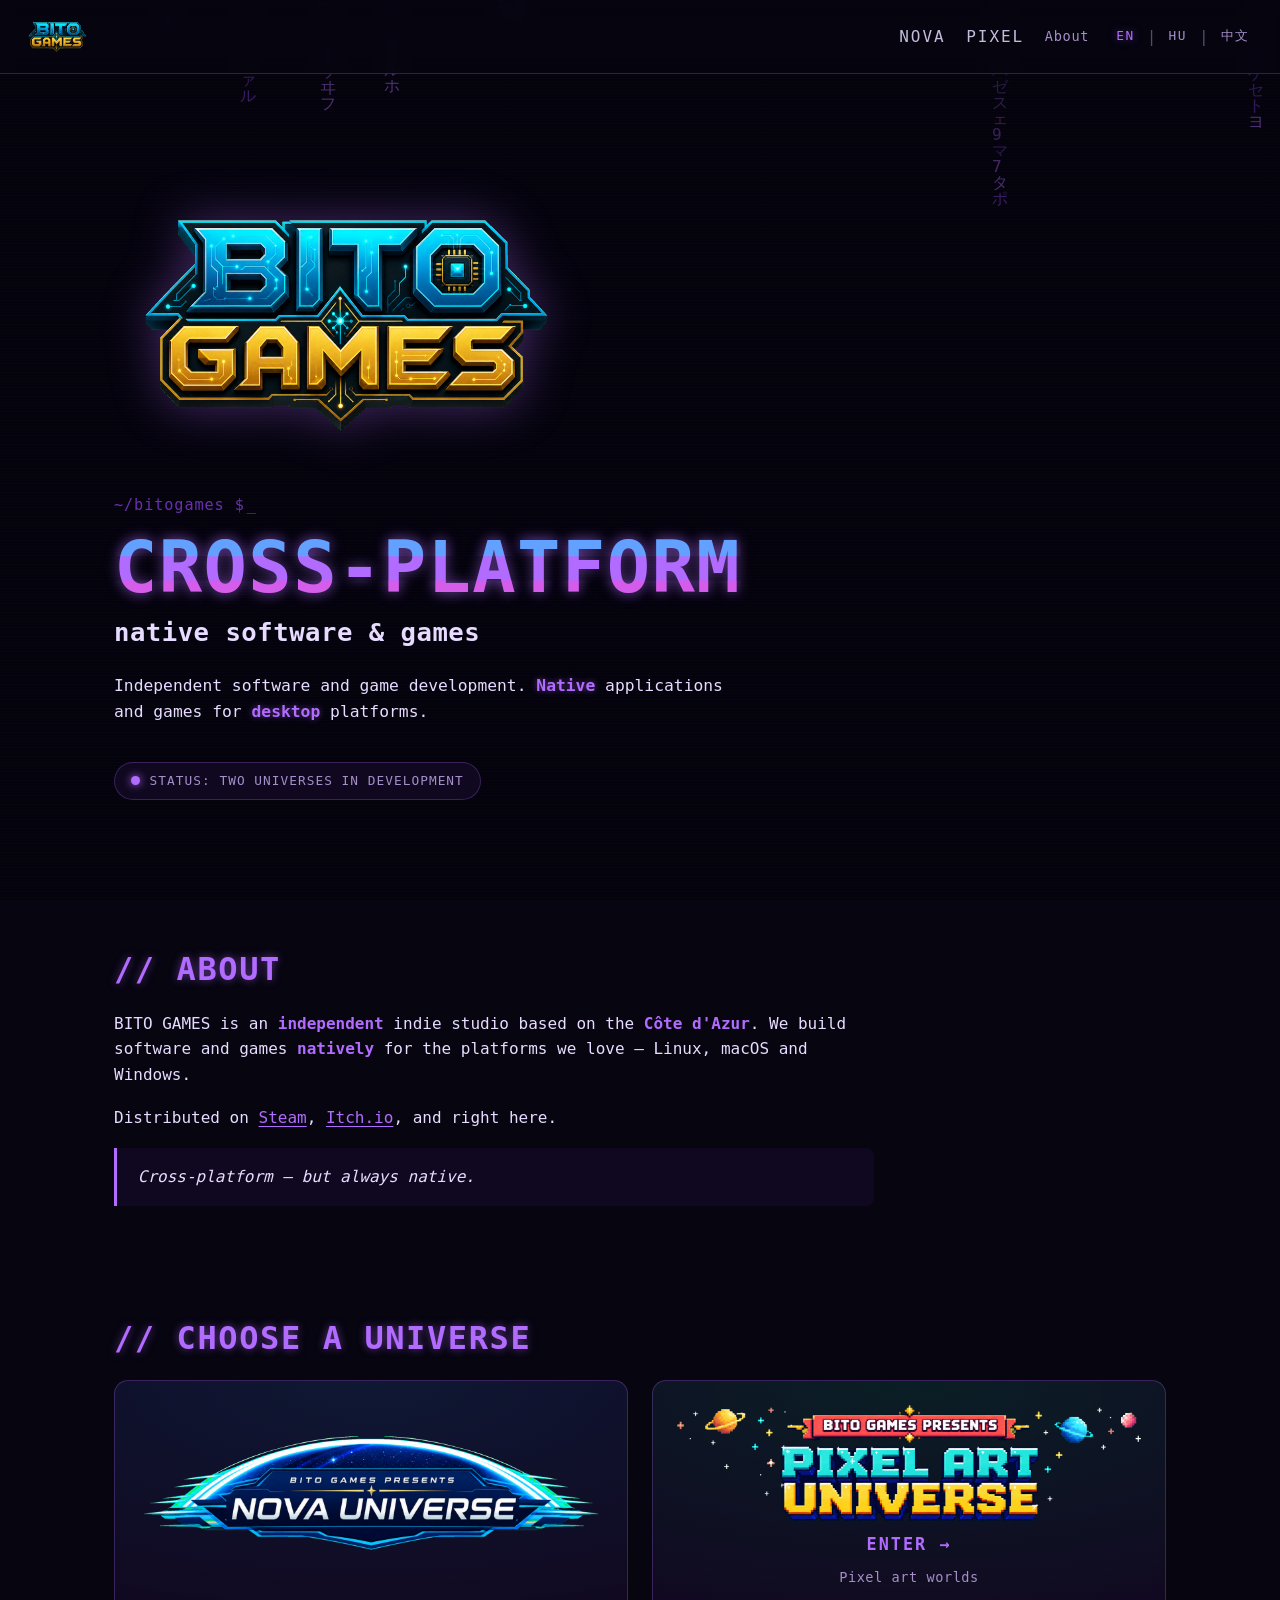
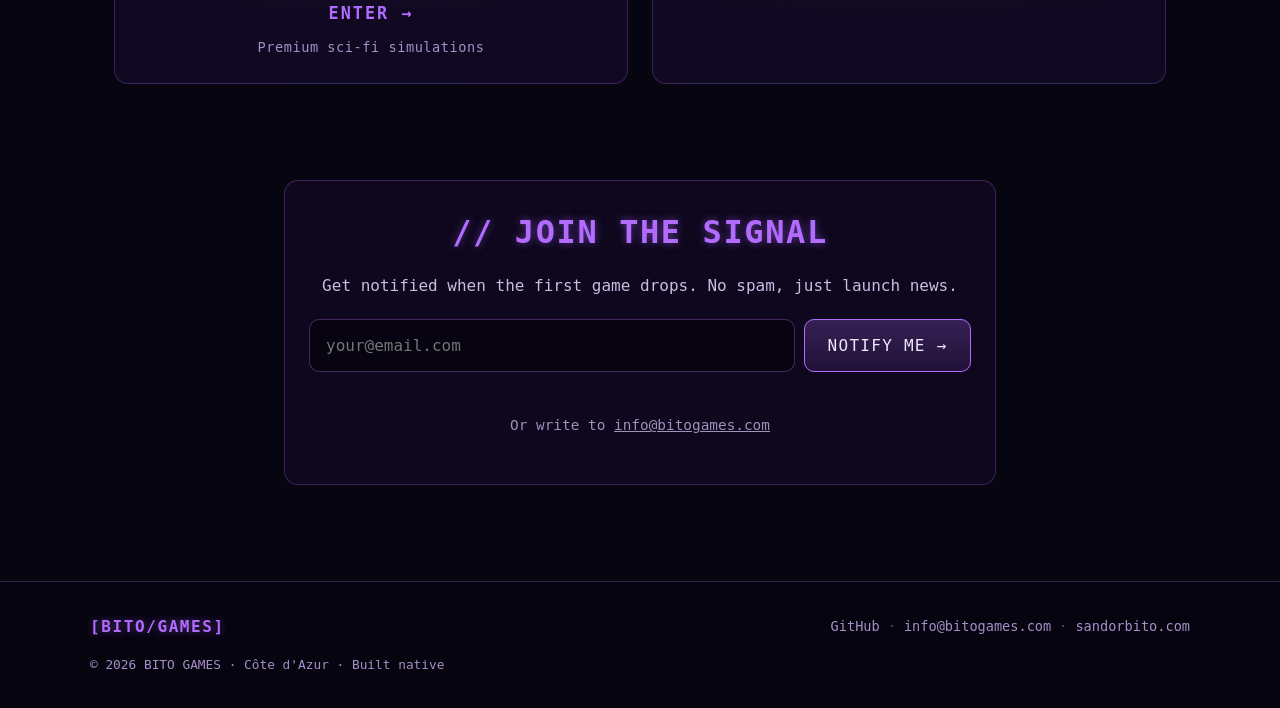
<file: index.html>
<!DOCTYPE html>
<html lang="en">
<head>
  <meta charset="UTF-8" />
  <meta name="viewport" content="width=device-width, initial-scale=1.0" />
  <title>BITO GAMES — Independent software &amp; games studio</title>
  <meta name="description" content="Independent software and game development studio. Native applications and games for desktop platforms — two universes: NOVA simulations and Pixel Art worlds." data-i18n-attr="content:page.desc" />
  <meta name="theme-color" content="#070510" />
  <meta name="referrer" content="strict-origin-when-cross-origin" />

  <style>
  /* ==================================================================
     BITO GAMES — single-file SPA. All CSS + JS inline. Offline-safe.
     ================================================================== */

  /* ---------- reset ---------- */
  *,*::before,*::after{ box-sizing:border-box; }
  html{ -webkit-text-size-adjust:100%; }
  body{ margin:0; }
  img{ max-width:100%; height:auto; display:block; }
  button{ font:inherit; color:inherit; }
  a{ color:inherit; }

  /* ---------- LANDING palette (:root scope) ---------- */
  :root{
    --violet-bright:#b26bff;
    --violet-mid:#9a4dff;
    --violet-dim:#6a2fb0;
    --violet-dark:#2a1247;
    --magenta:#ff4dd2;
    --violet-glow:rgba(178,107,255,0.50);
    --magenta-glow:rgba(255,77,210,0.45);
    --bg:#070510;
    --bg-soft:#0c0818;
    --bg-panel:rgba(24,12,44,0.62);
    --bg-panel-strong:rgba(30,16,56,0.85);
    --border:rgba(178,107,255,0.26);
    --border-strong:rgba(178,107,255,0.55);
    --text:#e7dcff;
    --text-dim:#a48fc9;
    --warn:#ff4d6d;
    --font-mono:'SFMono-Regular', ui-monospace, 'JetBrains Mono', 'DejaVu Sans Mono', 'Courier New', monospace;
    --font-ui:system-ui, -apple-system, 'Segoe UI', Roboto, Helvetica, Arial, sans-serif;
    --font-display:var(--font-mono);
  }

  html,body{ background:var(--bg); color:var(--text); }
  body{
    font-family:var(--font-mono);
    line-height:1.6;
    overflow-x:hidden;
    min-height:100vh;
  }

  .sr-only{
    position:absolute!important; width:1px; height:1px; padding:0; margin:-1px;
    overflow:hidden; clip:rect(0,0,0,0); white-space:nowrap; border:0;
  }

  :focus-visible{ outline:2px solid var(--magenta); outline-offset:2px; }

  /* ---------- shared background layers ---------- */
  #matrix-canvas{
    position:fixed; inset:0; width:100%; height:100%;
    z-index:0; opacity:0.42; pointer-events:none;
  }
  .scanlines{
    position:fixed; inset:0; z-index:1; pointer-events:none;
    background:repeating-linear-gradient(
      to bottom,
      rgba(178,107,255,0.022) 0px,
      rgba(178,107,255,0.022) 1px,
      transparent 1px,
      transparent 3px );
  }
  /* worlds paint an opaque backdrop so the purple rain reads only on landing */
  body[data-view="nova"] #matrix-canvas,
  body[data-view="pixel"] #matrix-canvas{ opacity:0; }
  body[data-view="pixel"] .scanlines{ opacity:0; }

  /* ================================================================
     HEADER (shared, sticky)
     ================================================================ */
  .site-header{
    position:sticky; top:0; z-index:100;
    display:flex; justify-content:space-between; align-items:center; gap:1rem;
    flex-wrap:wrap;
    padding:0.9rem 1.5rem;
    background:rgba(7,5,16,0.85);
    backdrop-filter:blur(8px); -webkit-backdrop-filter:blur(8px);
    border-bottom:1px solid var(--border);
  }
  body[data-view="nova"] .site-header{
    background:rgba(5,7,13,0.88); border-bottom-color:rgba(127,149,179,0.22);
  }
  body[data-view="pixel"] .site-header{
    background:#FFF7E6; border-bottom:3px solid #20143A;
  }
  .brand{ display:block; text-decoration:none; }
  .brand-logo{ height:44px; width:auto; display:block; transition:filter .25s; }
  .brand:hover .brand-logo,.brand:focus-visible .brand-logo{
    filter:drop-shadow(0 0 8px var(--violet-glow));
  }
  body[data-view="pixel"] .brand-logo{ filter:drop-shadow(2px 2px 0 rgba(32,20,58,0.35)); }

  .header-right{
    display:flex; align-items:center; gap:1.2rem; flex-wrap:wrap;
  }
  .nav-scroll{ display:flex; align-items:center; gap:1.1rem; }
  .nav-scroll a, .nav-home{
    font-family:var(--font-mono); font-size:0.85rem; letter-spacing:0.05em;
    text-decoration:none; color:var(--text-dim); background:none; border:none;
    cursor:pointer; padding:0.3rem 0.1rem; transition:color .2s;
  }
  .nav-scroll a:hover, .nav-home:hover{ color:var(--violet-bright); }
  body[data-view="pixel"] .nav-scroll a,
  body[data-view="pixel"] .nav-home{ color:#4B3A6B; }
  body[data-view="pixel"] .nav-scroll a:hover,
  body[data-view="pixel"] .nav-home:hover{ color:#0E7E7E; }
  body[data-view="nova"] .nav-home:hover{ color:#6fe9ff; }

  /* home button only on world views; scroll-nav only on landing */
  .nav-home{ display:none; }
  body[data-view="nova"] .nav-home,
  body[data-view="pixel"] .nav-home{ display:inline-block; }
  body[data-view="nova"] .nav-scroll,
  body[data-view="pixel"] .nav-scroll{ display:none; }

  .lang-switch{ display:inline-flex; align-items:center; gap:0.35rem; }
  .lang-sep{ color:var(--text-dim); opacity:0.5; }
  .lang-btn{
    font-family:var(--font-mono); font-size:0.8rem; letter-spacing:0.12em;
    background:none; border:none; color:var(--text-dim); cursor:pointer;
    padding:0.3rem 0.4rem; border-radius:4px; transition:color .2s, text-shadow .2s;
  }
  .lang-btn:hover{ color:var(--text); }
  .lang-btn.is-active{ color:var(--violet-bright); text-shadow:0 0 8px var(--violet-glow); }
  body[data-view="nova"] .lang-btn.is-active{ color:#6fe9ff; text-shadow:0 0 8px rgba(110,233,255,0.5); }
  body[data-view="pixel"] .lang-btn{ color:#4B3A6B; }
  body[data-view="pixel"] .lang-btn.is-active{ color:#0E7E7E; text-shadow:none; font-weight:700; }

  @media (max-width:560px){
    .site-header{ justify-content:center; }
    .header-right{ width:100%; justify-content:space-between; }
  }

  /* ================================================================
     VIEW ROUTER
     ================================================================ */
  main{ position:relative; z-index:2; }
  .view{ display:none; }
  .view.is-active{ display:block; }
  .view--enter{ animation:viewEnter .32s ease-out; }
  @keyframes viewEnter{
    from{ opacity:0; transform:translateY(12px); }
    to{ opacity:1; transform:none; }
  }

  /* ================================================================
     LANDING — hero
     ================================================================ */
  .landing-hero{
    min-height:calc(100vh - 72px);
    display:flex; flex-direction:column; justify-content:center;
    padding:3rem 1.5rem; max-width:1100px; margin:0 auto;
  }
  .hero-logo{
    width:min(460px,72vw); height:auto; display:block; margin:0 0 1.5rem;
    filter:drop-shadow(0 0 24px rgba(178,107,255,0.35));
  }
  .terminal-prefix{
    font-family:var(--font-mono); color:var(--violet-dim);
    font-size:0.95rem; letter-spacing:0.06em; margin-bottom:0.8rem;
  }
  .terminal-prefix::after{
    content:"_"; margin-left:2px; animation:blink 1.1s steps(1) infinite;
  }
  @keyframes blink{ 50%{ opacity:0; } }

  .hero-title{ margin:0 0 1.2rem; }
  .hero-title .glitch{
    position:relative; display:inline-block;
    font:900 clamp(2rem,7vw,4.5rem)/1.05 var(--font-display);
    letter-spacing:0.02em; color:var(--violet-bright);
    text-shadow:0 0 14px var(--violet-glow); word-break:break-word;
  }
  .glitch::before,.glitch::after{
    content:attr(data-text); position:absolute; left:0; top:0;
    width:100%; overflow:hidden; opacity:0.45; pointer-events:none;
  }
  .glitch::before{ color:#00e5ff; clip-path:inset(0 0 66% 0); animation:glitchTop 2.6s infinite steps(2); }
  .glitch::after{ color:var(--magenta); clip-path:inset(66% 0 0 0); animation:glitchBot 3.1s infinite steps(2); }
  @keyframes glitchTop{ 0%,92%,100%{transform:none} 94%{transform:translate(-3px,-1px)} 96%{transform:translate(2px,1px)} }
  @keyframes glitchBot{ 0%,90%,100%{transform:none} 93%{transform:translate(3px,1px)} 97%{transform:translate(-2px,-1px)} }
  .hero-title-line2{
    display:block; color:var(--text);
    font-size:clamp(1rem,3vw,1.6rem); font-weight:700;
    margin-top:0.4rem; text-shadow:none; letter-spacing:0.02em;
  }
  .hero-tagline{
    color:var(--text); max-width:640px; margin:0 0 1.5rem; font-size:1.02rem;
  }
  .hero-tagline strong{ color:var(--violet-bright); text-shadow:0 0 6px var(--violet-glow); }
  .hero-status{
    display:inline-flex; align-items:center; gap:0.6rem;
    font-family:var(--font-mono); font-size:0.8rem; letter-spacing:0.08em;
    color:var(--text-dim);
    border:1px solid var(--border); background:var(--bg-panel);
    padding:0.5rem 1rem; border-radius:100px; align-self:flex-start;
  }
  .status-dot{
    width:9px; height:9px; border-radius:50%; background:var(--violet-bright);
    box-shadow:0 0 8px var(--violet-bright); animation:pulse 2.2s ease-in-out infinite;
  }
  @keyframes pulse{ 0%,100%{opacity:1;transform:scale(1)} 50%{opacity:0.45;transform:scale(0.8)} }

  /* section titles (landing) */
  .section-title{
    font:700 clamp(1.4rem,3vw,2rem)/1.2 var(--font-display);
    color:var(--violet-bright); letter-spacing:0.05em;
    text-shadow:0 0 8px var(--violet-glow); margin:0 0 1.4rem;
  }

  /* ---------- landing ABOUT ---------- */
  .about, .universes{ max-width:1100px; margin:0 auto; padding:3rem 1.5rem; }
  .about-content{ max-width:760px; }
  .about-content p{ margin:0 0 1.1rem; color:var(--text); }
  .about-content a{ color:var(--violet-bright); text-decoration:underline; text-underline-offset:3px; }
  .about-content strong{ color:var(--violet-bright); }
  .about-philosophy{
    border-left:3px solid var(--violet-bright);
    background:var(--bg-panel); padding:1rem 1.3rem;
    font-style:italic; color:var(--violet-mid); border-radius:0 8px 8px 0;
  }

  /* ---------- universe entry cards ---------- */
  .universe-grid{ display:grid; grid-template-columns:1fr; gap:1.5rem; }
  @media (min-width:860px){ .universe-grid{ grid-template-columns:1fr 1fr; } }
  .universe-card{
    position:relative; display:flex; flex-direction:column; align-items:center; gap:0.6rem;
    padding:1.5rem; background:var(--bg-panel);
    border:1px solid var(--border); border-radius:14px; cursor:pointer;
    transition:transform .2s, border-color .3s, box-shadow .3s; overflow:hidden;
    text-align:center; color:var(--text); font-family:var(--font-mono);
  }
  .universe-card--nova{ background:radial-gradient(120% 80% at 50% 0,rgba(30,60,120,0.35),var(--bg-panel)); }
  .universe-card--pixel{ background:radial-gradient(120% 80% at 50% 0,rgba(20,90,90,0.30),var(--bg-panel)); }
  .universe-banner{ width:100%; height:auto; max-width:640px; display:block; }
  .universe-cta{
    font-weight:700; letter-spacing:0.12em; font-size:1.05rem; color:var(--violet-bright);
    transition:transform .2s, text-shadow .2s;
  }
  .universe-tagline{ font-size:0.85rem; color:var(--text-dim); letter-spacing:0.04em; }
  .universe-card:hover, .universe-card:focus-visible{ transform:translateY(-5px); }
  .universe-card--nova:hover, .universe-card--nova:focus-visible{
    border-color:#6db0ff; box-shadow:0 0 34px rgba(90,150,255,0.30);
  }
  .universe-card--pixel:hover, .universe-card--pixel:focus-visible{
    border-color:#3fd0c0; box-shadow:0 0 34px rgba(60,200,180,0.28);
  }
  .universe-card:hover .universe-cta{ transform:translateX(4px); text-shadow:0 0 10px var(--violet-glow); }

  /* ================================================================
     LANDING footer
     ================================================================ */
  .site-footer{
    position:relative; z-index:2;
    border-top:1px solid var(--border);
    padding:2rem 1.5rem; margin-top:2rem;
    background:rgba(7,5,16,0.6);
  }
  body[data-view="pixel"] .site-footer{ display:none; }
  .footer-inner{
    max-width:1100px; margin:0 auto; display:flex; flex-wrap:wrap;
    gap:1rem 1.5rem; align-items:center; justify-content:space-between;
  }
  .footer-logo{
    font-family:var(--font-display); font-weight:700; letter-spacing:0.1em;
    color:var(--violet-bright); text-shadow:0 0 8px var(--violet-glow);
  }
  .footer-links{ display:flex; flex-wrap:wrap; gap:0.5rem; align-items:center; font-size:0.85rem; }
  .footer-links a{ color:var(--text-dim); text-decoration:none; }
  .footer-links a:hover{ color:var(--violet-bright); }
  .footer-links .sep{ color:var(--text-dim); opacity:0.5; }
  .footer-copy{ font-size:0.8rem; color:var(--text-dim); width:100%; }

  /* ================================================================
     NOVA UNIVERSE  (scoped under .view-nova)
     ================================================================ */
  .view-nova{
    --nv-bg:#05070d; --nv-bg-2:#0a1120; --nv-bg-3:#0f1a2e; --nv-void:#02040a;
    --nv-steel:#7f95b3; --nv-steel-lt:#c3d2e8; --nv-ice:#e8f0ff;
    --nv-blue:#4ea8ff; --nv-blue-deep:#1c5fd6; --nv-cyan:#6fe9ff;
    --nv-gold:#e9c46a; --nv-gold-lt:#ffe9a8; --nv-gold-deep:#b8862f;
    --nv-dev:#6fe9ff; --nv-soon:var(--nv-steel);
    --nv-line:rgba(127,149,179,0.22); --nv-line-str:rgba(110,233,255,0.45);
    --nv-glow-blue:rgba(78,168,255,0.35); --nv-glow-gold:rgba(233,196,106,0.30);
    --nv-panel:rgba(12,20,38,0.72); --nv-panel-str:rgba(15,26,46,0.90);
    --nv-font-display:ui-monospace, "SFMono-Regular", "Cascadia Mono", "Segoe UI Mono", "Roboto Mono", Menlo, Consolas, monospace;
    --nv-font-body:system-ui, -apple-system, "Segoe UI", Roboto, Helvetica, Arial, sans-serif;
    position:relative; background:var(--nv-bg); color:var(--nv-steel-lt); min-height:100vh;
    font-family:var(--nv-font-body);
  }
  #nv-stars{ position:fixed; inset:0; z-index:-2; pointer-events:none; }
  .view-nova::before{
    content:""; position:fixed; inset:0; z-index:-1; pointer-events:none;
    background:
      radial-gradient(1200px 700px at 78% -10%, rgba(28,95,214,0.20), transparent 60%),
      radial-gradient(900px 600px at 12% 110%, rgba(233,196,106,0.07), transparent 55%),
      radial-gradient(1000px 1000px at 50% 40%, transparent 55%, rgba(2,4,10,0.85) 100%);
  }

  .nv-topbar{
    display:flex; justify-content:space-between; align-items:center; gap:0.6rem;
    padding:0.9rem clamp(1rem,4vw,2.5rem);
    border-bottom:1px solid var(--nv-line);
    backdrop-filter:blur(6px); -webkit-backdrop-filter:blur(6px);
    background:rgba(5,7,13,0.6);
  }
  .nv-back{
    font-family:var(--nv-font-display); font-size:0.8rem; letter-spacing:0.18em;
    color:var(--nv-steel); text-decoration:none; text-transform:uppercase;
    display:inline-flex; align-items:center; gap:0.4rem; background:none; border:none; cursor:pointer;
  }
  .nv-back span[aria-hidden]{ transition:transform .2s; }
  .nv-back:hover{ color:var(--nv-cyan); }
  .nv-back:hover span[aria-hidden]{ transform:translateX(-3px); }
  .nv-sector{
    display:inline-flex; align-items:center; gap:0.45rem;
    font-family:var(--nv-font-display); font-size:0.7rem; letter-spacing:0.2em;
    text-transform:uppercase; color:var(--nv-steel);
  }
  .nv-sector-dot{
    width:7px; height:7px; border-radius:50%; background:var(--nv-cyan);
    box-shadow:0 0 8px var(--nv-cyan); animation:nv-pulse 2.4s ease-in-out infinite;
  }
  @keyframes nv-pulse{ 0%,100%{opacity:1;transform:scale(1)} 50%{opacity:0.45;transform:scale(0.8)} }

  .nv-hero{ position:relative; text-align:center; padding:clamp(2rem,6vw,4.5rem) clamp(1rem,4vw,2rem) clamp(3rem,7vw,5rem); overflow:hidden; }
  .nv-hero-inner{ position:relative; z-index:2; }
  .nv-eyebrow{
    position:relative; font-family:var(--nv-font-display); font-size:0.72rem;
    letter-spacing:0.34em; text-transform:uppercase; color:var(--nv-gold);
    margin:0 0 1.4rem; padding-top:1rem;
  }
  .nv-eyebrow::before{
    content:""; position:absolute; top:0; left:50%; transform:translateX(-50%);
    width:48px; height:1px; background:var(--nv-gold);
  }
  .nv-hero-banner{
    display:block; width:min(880px,92%); height:auto; margin:0.5rem auto 1.6rem;
    aspect-ratio:1400/351;
    filter:drop-shadow(0 0 40px rgba(78,168,255,0.28)) drop-shadow(0 14px 30px rgba(0,0,0,0.6));
    animation:nv-rise .7s ease-out both, nv-float 6s ease-in-out 0.7s infinite;
  }
  @keyframes nv-rise{ from{opacity:0;transform:translateY(18px) scale(0.985)} to{opacity:1;transform:none} }
  @keyframes nv-float{ 0%,100%{transform:translateY(0)} 50%{transform:translateY(-6px)} }
  .nv-hero-tagline{
    font-family:var(--nv-font-body); font-size:clamp(1rem,2.2vw,1.35rem);
    color:var(--nv-steel-lt); max-width:640px; margin:0 auto 1.4rem;
  }
  .nv-hero-status{
    display:inline-flex; align-items:center; gap:0.55rem;
    font-family:var(--nv-font-display); font-size:0.78rem; letter-spacing:0.16em;
    color:var(--nv-cyan); border:1px solid var(--nv-line-str); background:var(--nv-panel);
    padding:0.5rem 1.1rem; border-radius:2px;
  }
  .nv-status-dot{
    width:7px; height:7px; border-radius:50%; background:var(--nv-cyan);
    box-shadow:0 0 8px var(--nv-cyan); animation:nv-pulse 2.4s ease-in-out infinite;
  }
  .nv-hero-grid{
    position:absolute; left:50%; bottom:-2px; width:180%; height:46%;
    transform:translateX(-50%) perspective(420px) rotateX(64deg);
    transform-origin:bottom center; pointer-events:none; opacity:0.5; z-index:1;
    background-image:
      linear-gradient(to right, var(--nv-line-str) 1px, transparent 1px),
      linear-gradient(to bottom, var(--nv-line-str) 1px, transparent 1px);
    background-size:44px 44px;
    -webkit-mask-image:linear-gradient(to top, #000 0%, transparent 82%);
            mask-image:linear-gradient(to top, #000 0%, transparent 82%);
    animation:nv-grid 6s linear infinite;
  }
  @keyframes nv-grid{ from{background-position:0 0} to{background-position:0 44px} }

  .nv-games{ padding-bottom:clamp(2rem,6vw,4rem); }
  .nv-section-head{ text-align:center; padding:0 clamp(1rem,4vw,2.5rem); margin-bottom:1.8rem; }
  .nv-section-title{
    font:600 clamp(1.5rem,3.5vw,2.4rem)/1.15 var(--nv-font-display);
    letter-spacing:0.16em; text-transform:uppercase; color:var(--nv-ice);
    text-shadow:0 0 18px var(--nv-glow-blue); margin:0 0 0.6rem; overflow-wrap:break-word;
  }
  .nv-slash{ color:var(--nv-blue); }
  .nv-section-sub{ color:var(--nv-steel); font-family:var(--nv-font-body); max-width:560px; margin:0 auto; }
  .nv-grid{
    display:grid; gap:1.4rem;
    grid-template-columns:repeat(auto-fill,minmax(min(300px,100%),1fr));
    padding:0 clamp(1rem,4vw,2.5rem); max-width:1200px; margin:0 auto;
  }
  .nv-card{
    position:relative; display:flex; flex-direction:column;
    background:linear-gradient(180deg, rgba(78,168,255,0.06), transparent 40%), var(--nv-panel);
    border:1px solid var(--nv-line); border-radius:6px;
    padding:1.4rem 1.35rem 1.25rem; overflow:hidden;
    transition:transform .25s ease, border-color .25s ease, box-shadow .25s ease;
    animation:nv-cardin .4s ease-out both; animation-delay:calc(var(--i,0)*70ms);
  }
  @keyframes nv-cardin{ from{opacity:0;transform:translateY(14px)} to{opacity:1;transform:none} }
  .nv-card::before{
    content:""; position:absolute; left:0; top:0; bottom:0; width:2px;
    background:linear-gradient(var(--nv-blue), var(--nv-blue-deep)); opacity:.7;
  }
  .nv-card.is-playable::before{ background:linear-gradient(var(--nv-gold-lt), var(--nv-gold-deep)); }
  .nv-card:hover, .nv-card:focus-within{
    transform:translateY(-5px); border-color:var(--nv-line-str);
    box-shadow:0 14px 40px rgba(0,0,0,.5), 0 0 26px var(--nv-glow-blue);
  }
  .nv-card.is-playable:hover, .nv-card.is-playable:focus-within{
    box-shadow:0 14px 40px rgba(0,0,0,.5), 0 0 26px var(--nv-glow-gold);
  }
  .nv-card-top{ display:flex; justify-content:space-between; align-items:center; gap:0.5rem; margin-bottom:.9rem; }
  .nv-status{
    display:inline-flex; align-items:center; gap:.45rem;
    font:600 .7rem/1 var(--nv-font-display); letter-spacing:.14em; text-transform:uppercase;
    color:var(--nv-cyan); border:1px solid var(--nv-line-str); border-radius:2px; padding:.32rem .6rem;
  }
  .nv-status.is-playable{ color:var(--nv-gold-lt); border-color:rgba(233,196,106,.45); }
  .nv-status-led{
    width:7px; height:7px; border-radius:50%; background:var(--nv-cyan);
    box-shadow:0 0 8px var(--nv-cyan); animation:nv-pulse 2.4s ease-in-out infinite;
  }
  .nv-status.is-playable .nv-status-led{ background:var(--nv-gold); box-shadow:0 0 8px var(--nv-gold); }
  .nv-card-id{ font:600 .68rem/1 var(--nv-font-display); letter-spacing:.16em; color:var(--nv-steel); opacity:.6; }
  .nv-card-title{
    font:600 clamp(1.15rem,2.2vw,1.5rem)/1.15 var(--nv-font-display);
    letter-spacing:.06em; text-transform:uppercase; color:var(--nv-ice);
    margin:.1rem 0 .35rem; overflow-wrap:break-word;
  }
  .nv-card-tagline{ color:var(--nv-blue); font:600 .9rem/1.4 var(--nv-font-body); margin:0 0 .7rem; }
  .nv-card-desc{ color:var(--nv-steel-lt); font-size:.93rem; line-height:1.6; margin:0 0 1rem; flex:1; }
  .nv-tags{ list-style:none; display:flex; flex-wrap:wrap; gap:.4rem; margin:0 0 1.1rem; padding:0; }
  .nv-tag{
    font:600 .68rem/1 var(--nv-font-display); letter-spacing:.12em; text-transform:uppercase;
    color:var(--nv-steel); border:1px solid var(--nv-line); border-radius:2px; padding:.3rem .55rem;
    background:rgba(127,149,179,.06);
  }
  .nv-dl-block{ border-top:1px solid var(--nv-line); padding-top:.85rem; }
  .nv-dl-heading{
    display:block; font:600 .66rem/1 var(--nv-font-display); letter-spacing:.24em;
    color:var(--nv-steel); margin-bottom:.55rem;
  }
  .nv-dl-row{ display:grid; grid-template-columns:repeat(3,minmax(0,1fr)); gap:.5rem; }
  .nv-dl{
    display:flex; flex-direction:column; align-items:center; gap:.25rem; text-align:center;
    border:1px solid var(--nv-line); border-radius:4px; padding:.55rem .3rem; text-decoration:none;
  }
  .nv-dl-os{ font:600 .72rem/1 var(--nv-font-display); letter-spacing:.08em; color:var(--nv-steel-lt); }
  .nv-dl-state{ font-size:.64rem; letter-spacing:.1em; text-transform:uppercase; color:var(--nv-steel); }
  .nv-dl--soon{ opacity:.72; cursor:not-allowed; background:rgba(127,149,179,.04); }
  .nv-dl--live{ cursor:pointer; }
  .nv-dl--live:hover{ border-color:var(--nv-line-str); box-shadow:0 0 14px var(--nv-glow-blue); transform:translateY(-2px); }
  .nv-dl--live .nv-dl-state{ color:var(--nv-cyan); }

  .nv-footer{
    display:flex; flex-wrap:wrap; gap:0.8rem; justify-content:space-between; align-items:center;
    border-top:1px solid var(--nv-line); padding:1.4rem clamp(1rem,4vw,2.5rem);
    background:rgba(2,4,10,.6);
    font-family:var(--nv-font-display); font-size:0.72rem; letter-spacing:0.14em;
    text-transform:uppercase; color:var(--nv-steel);
  }

  /* ================================================================
     PIXEL ART UNIVERSE  (scoped under #view-pixel)
     ================================================================ */
  #view-pixel{
    --px-sky-top:#43C6E8; --px-sky-bot:#8BE0D6; --px-sun:#FFF3C7;
    --px-cream:#FFF7E6; --px-card:#FFF1D6; --px-card-2:#F6E3B8; --px-card-edge:#E9C98F;
    --px-ink:#20143A; --px-ink-soft:#4B3A6B;
    --px-turq:#17B6B6; --px-turq-dk:#0E7E7E; --px-turq-lt:#7FE9E4;
    --px-gold:#F5C21B; --px-gold-dk:#C48A00; --px-gold-lt:#FFDE5C;
    --px-coral:#F0554E; --px-coral-dk:#B8322C;
    --px-grass:#57C22D; --px-grass-dk:#2E7D1A; --px-dirt:#7A4A24;
    --px-disp:"Arial Black","Arial Bold",Impact,Haettenschweiler,"Franklin Gothic Heavy","PingFang SC","Hiragino Sans GB","Microsoft YaHei",system-ui,sans-serif;
    --px-body:ui-monospace,"SFMono-Regular",Menlo,Consolas,"Courier New","PingFang SC","Hiragino Sans GB","Microsoft YaHei",monospace;
    color:var(--px-ink); font-family:var(--px-body);
    background:linear-gradient(180deg,var(--px-sky-top),var(--px-sky-bot));
    background-attachment:fixed; image-rendering:pixelated; position:relative; min-height:100dvh;
  }
  #view-pixel::after{
    content:""; position:absolute; inset:0; pointer-events:none; z-index:0;
    background-image:
      repeating-linear-gradient(0deg,rgba(32,20,58,.05) 0 1px,transparent 1px 16px),
      repeating-linear-gradient(90deg,rgba(32,20,58,.05) 0 1px,transparent 1px 16px);
  }
  #view-pixel > *{ position:relative; z-index:1; }
  .px-wrap{ max-width:1040px; margin:0 auto; padding:0 clamp(16px,4vw,32px); }

  .px-h{
    font-family:var(--px-disp); font-weight:900; text-transform:uppercase;
    letter-spacing:.03em; line-height:1.08; -webkit-font-smoothing:none; margin:0;
  }
  .px-h--ink{ color:var(--px-ink); text-shadow:0.09em 0.09em 0 var(--px-turq), 0.15em 0.15em 0 var(--px-ink); }
  .px-h--ink.is-gold{ text-shadow:0.09em 0.09em 0 var(--px-gold), 0.15em 0.15em 0 var(--px-ink); }
  .px-h--ink.is-coral{ text-shadow:0.09em 0.09em 0 var(--px-coral), 0.15em 0.15em 0 var(--px-ink); }
  .px-h--pop{
    color:var(--px-cream);
    text-shadow:
      2px 0 var(--px-ink),-2px 0 var(--px-ink),0 2px var(--px-ink),0 -2px var(--px-ink),
      2px 2px var(--px-ink),-2px 2px var(--px-ink),2px -2px var(--px-ink),-2px -2px var(--px-ink),
      0.07em 0.07em 0 var(--px-turq), 0.12em 0.12em 0 var(--px-ink);
  }
  .px-h--sm{ color:var(--px-ink); letter-spacing:.05em; text-shadow:0.08em 0.08em 0 var(--px-turq); }

  .px-topbar{ padding:10px 0; }
  .px-topbar__inner{
    max-width:1040px; margin:0 auto; padding:0 clamp(16px,4vw,32px);
    display:flex; align-items:center; gap:14px; flex-wrap:wrap;
  }
  .px-pill-btn{
    font-family:var(--px-disp); font-weight:900; text-transform:uppercase; font-size:12px;
    color:var(--px-ink); background:var(--px-gold); border:3px solid var(--px-ink);
    box-shadow:4px 4px 0 var(--px-ink); padding:8px 14px; text-decoration:none; cursor:pointer;
    transition:transform .08s steps(2,end),box-shadow .08s steps(2,end);
  }
  .px-pill-btn:hover{ transform:translate(-1px,-1px); box-shadow:5px 5px 0 var(--px-ink); }
  .px-pill-btn:active{ transform:translate(3px,3px); box-shadow:1px 1px 0 var(--px-ink); }
  .px-pill-btn:focus-visible{ outline:3px solid var(--px-coral); outline-offset:3px; }
  .px-topbar .px-crumb{ font-size:clamp(0.95rem,3.4vw,1.3rem); }
  .px-nav-links{ margin-left:auto; display:flex; gap:16px; }
  .px-nav-links a{
    font-family:var(--px-disp); font-weight:900; text-transform:uppercase; font-size:12px;
    color:var(--px-ink); text-decoration:none; border-bottom:3px solid transparent;
  }
  .px-nav-links a:hover{ border-bottom-color:var(--px-coral); }
  @media (max-width:560px){ .px-nav-links{ display:none; } }

  .px-hero{ position:relative; overflow:hidden; text-align:center; padding:clamp(24px,5vh,52px) 0 clamp(28px,6vh,56px); }
  .px-hero__glow{
    position:absolute; left:50%; top:34%; transform:translate(-50%,-50%);
    width:min(760px,92vw); height:min(360px,44vh); z-index:1; pointer-events:none;
    background:radial-gradient(closest-side,var(--px-sun),transparent 72%); opacity:.85;
  }
  .px-hero__banner{
    position:relative; z-index:2; display:block; margin:0 auto;
    width:min(940px,94%); height:auto; image-rendering:auto; aspect-ratio:1400/351;
    filter:drop-shadow(0 6px 0 rgba(32,20,58,.35)); animation:px-float 5s steps(30) infinite;
  }
  @keyframes px-float{ 0%,100%{transform:translateY(0)} 50%{transform:translateY(-6px)} }
  .px-cloud{
    position:absolute; z-index:1; width:48px; height:24px; background:var(--px-cream);
    box-shadow:16px 0 0 var(--px-cream),8px -8px 0 var(--px-cream),24px -8px 0 var(--px-cream);
    opacity:.9; animation:px-drift 26s linear infinite;
  }
  .px-cloud.c1{ top:10%; left:-60px; }
  .px-cloud.c2{ top:20%; left:-60px; transform:scale(.7); animation-duration:38s; animation-delay:-8s; }
  @keyframes px-drift{ from{transform:translateX(0)} to{transform:translateX(120vw)} }
  .px-spark{
    position:absolute; z-index:1; width:8px; height:8px; background:var(--px-gold);
    box-shadow:0 0 0 2px var(--px-gold-lt); animation:px-twinkle 1.8s steps(3) infinite;
  }
  .px-spark.s1{ top:22%; left:20%; } .px-spark.s2{ top:14%; left:66%; animation-delay:.5s; }
  .px-spark.s3{ top:44%; left:38%; animation-delay:1s; } .px-spark.s4{ top:30%; right:18%; animation-delay:1.4s; }
  @keyframes px-twinkle{ 0%,100%{opacity:.15;transform:scale(1)} 50%{opacity:1;transform:scale(1.4)} }

  .px-sign{
    max-width:660px; margin:clamp(18px,4vh,30px) auto 0; background:var(--px-card);
    border:3px solid var(--px-ink); box-shadow:6px 6px 0 var(--px-ink);
    padding:18px clamp(16px,3vw,28px); text-align:center; position:relative; z-index:3;
  }
  .px-sign h2{ font-size:clamp(1.05rem,3.4vw,1.8rem); margin:0 0 10px; line-height:1.2; padding-bottom:6px; }
  .px-sign p{ margin:0; font-size:15px; line-height:1.6; color:var(--px-ink); }
  .px-cta{
    margin-top:clamp(18px,4vh,26px); font-family:var(--px-disp); font-weight:900;
    text-transform:uppercase; letter-spacing:.04em; font-size:15px; color:var(--px-ink);
    background:var(--px-gold); border:3px solid var(--px-ink); border-top-color:var(--px-gold-lt);
    box-shadow:5px 5px 0 var(--px-ink); padding:12px 20px; min-height:48px;
    display:inline-flex; align-items:center; gap:8px; text-decoration:none;
    transition:transform .08s steps(2,end),box-shadow .08s steps(2,end); position:relative; z-index:3;
  }
  .px-cta:hover{ transform:translate(-1px,-1px); box-shadow:6px 6px 0 var(--px-ink); }
  .px-cta:active{ transform:translate(3px,3px); box-shadow:2px 2px 0 var(--px-ink); }
  .px-cta:focus-visible{ outline:3px solid var(--px-coral); outline-offset:3px; }
  .px-divider{
    height:6px; max-width:940px; margin:clamp(18px,4vh,30px) auto 0;
    background:repeating-linear-gradient(90deg,var(--px-ink) 0 6px,transparent 6px 12px);
  }

  .px-games{ padding:clamp(24px,5vh,44px) 0 clamp(32px,6vh,56px); }
  .px-games__head{ text-align:center; margin-bottom:clamp(20px,4vh,32px); }
  .px-games__head h2{ font-size:clamp(1.4rem,4.5vw,2.4rem); margin-bottom:12px; }
  .px-games__head p{ color:var(--px-ink); font-size:15px; }
  .px-grid{ display:grid; gap:28px; grid-template-columns:repeat(auto-fit,minmax(min(100%,300px),1fr)); }
  .px-card{
    background:var(--px-card); border:3px solid var(--px-ink); box-shadow:6px 6px 0 var(--px-ink);
    display:flex; flex-direction:column; overflow:hidden;
    transition:transform .08s steps(2,end),box-shadow .08s steps(2,end);
  }
  .px-card:hover, .px-card:focus-within{ transform:translate(-4px,-4px); box-shadow:10px 10px 0 var(--px-ink); }
  .px-card.pop{ animation:px-pop .18s steps(3) both; }
  @keyframes px-pop{ from{opacity:0;transform:scale(.9)} to{opacity:1;transform:scale(1)} }

  .px-card__cover{ position:relative; height:150px; border-bottom:3px solid var(--px-ink); overflow:hidden; image-rendering:pixelated; }
  .px-card__title{
    position:absolute; left:0; right:0; bottom:0; z-index:3; margin:0;
    padding:7px 10px; text-align:center; font-size:clamp(1.05rem,3vw,1.45rem);
    color:var(--px-cream); background:rgba(32,20,58,.85); border-top:3px solid var(--px-ink);
    text-shadow:2px 2px 0 var(--px-ink);
  }
  .px-card__cover.feke{
    background:
      radial-gradient(circle at 82% 22%,var(--px-gold-lt) 0 5px,transparent 6px),
      radial-gradient(circle at 20% 18%,#fff 0 1px,transparent 2px),
      radial-gradient(circle at 44% 26%,#fff 0 1px,transparent 2px),
      radial-gradient(circle at 66% 14%,#fff 0 1px,transparent 2px),
      linear-gradient(180deg,#2A1C52 0 34%,#5A2E70 34% 46%,var(--px-coral-dk) 46% 54%,var(--px-grass-dk) 54% 66%,var(--px-dirt) 66% 100%);
  }
  .px-card__cover.feke::before{
    content:""; position:absolute; left:50%; bottom:0; width:118px; height:56px;
    transform:translateX(-50%); background:#3A2E57; clip-path:polygon(40% 0,60% 0,100% 100%,0 100%);
  }
  .px-card__cover.feke::after{
    content:""; position:absolute; left:50%; bottom:24px; width:28px; height:28px;
    transform:translateX(-50%); background:var(--px-dirt); border:3px solid var(--px-ink);
    background-image:linear-gradient(45deg,transparent 43%,var(--px-ink) 43% 57%,transparent 57%),
      linear-gradient(-45deg,transparent 43%,var(--px-ink) 43% 57%,transparent 57%);
    box-shadow:3px 3px 0 rgba(32,20,58,.45);
  }
  .px-card__cover.kiko{
    background:
      radial-gradient(circle at 22% 24%,var(--px-gold-lt) 0 8px,transparent 9px),
      linear-gradient(180deg,var(--px-sky-top) 0 44%,#1487B8 44% 52%,#1FA9E0 52% 100%);
  }
  .px-card__cover.kiko::after{
    content:""; position:absolute; left:44%; bottom:40px; width:56px; height:50px;
    transform:translateX(-50%); background:var(--px-ink);
    clip-path:polygon(48% 2%,52% 2%,52% 12%,88% 46%,52% 46%,52% 54%,98% 54%,84% 80%,16% 80%,2% 54%,48% 54%,48% 12%);
    filter:drop-shadow(2px 2px 0 rgba(32,20,58,.35));
  }
  .px-card__body{ padding:18px; display:flex; flex-direction:column; gap:12px; }
  .px-tag-row{ display:flex; flex-wrap:wrap; align-items:center; gap:10px; }
  .px-tagpill{
    font-family:var(--px-disp); font-weight:900; text-transform:uppercase; font-size:11px;
    color:var(--px-ink); background:var(--px-turq-lt); border:3px solid var(--px-ink); padding:3px 8px;
  }
  .px-status{
    font-family:var(--px-disp); font-weight:900; text-transform:uppercase; font-size:11px;
    letter-spacing:.03em; padding:5px 12px; border:3px solid var(--px-ink); color:var(--px-ink);
    clip-path:polygon(6px 0,100% 0,100% calc(100% - 6px),calc(100% - 6px) 100%,0 100%,0 6px);
  }
  .px-status.is-playable{ background:var(--px-coral); color:var(--px-cream); }
  .px-status.is-dev{ background:var(--px-gold); color:var(--px-ink); }
  .px-card__tagline{
    margin:0; font-family:var(--px-disp); font-weight:900; text-transform:uppercase;
    font-size:12px; letter-spacing:.03em; color:var(--px-turq-dk);
  }
  .px-card__desc{ margin:0; font-size:14px; line-height:1.6; color:var(--px-ink); }

  .px-tray{ background:var(--px-card-2); border:3px solid var(--px-ink); padding:14px; margin-top:2px; }
  .px-tray h4{ margin:0 0 10px; font-size:12px; }
  .px-dl-row{ display:flex; flex-direction:column; gap:10px; }
  .px-dl{
    position:relative; display:flex; align-items:center; gap:10px; width:100%; min-height:44px;
    padding:8px 12px; font-family:var(--px-body); font-weight:700; text-transform:uppercase; font-size:12px;
    color:var(--px-ink-soft); background:var(--px-card); border:3px dashed var(--px-ink);
    box-shadow:3px 3px 0 rgba(32,20,58,.4); cursor:not-allowed; filter:saturate(.6);
  }
  .px-dl__glyph{ width:18px; height:18px; flex:0 0 auto; color:var(--px-ink-soft); }
  .px-dl__os{ flex:1; text-align:left; letter-spacing:.04em; }
  .px-dl__tag{
    font-family:var(--px-disp); font-weight:900; font-size:9px; letter-spacing:.08em;
    color:var(--px-ink-soft); border:2px solid var(--px-ink-soft); padding:2px 5px;
    clip-path:polygon(4px 0,100% 0,100% calc(100% - 4px),calc(100% - 4px) 100%,0 100%,0 4px);
  }
  .px-dl:focus-visible{ outline:3px solid var(--px-coral); outline-offset:3px; }
  .px-dl::after{
    content:attr(data-tip); position:absolute; bottom:calc(100% + 6px); left:12px;
    background:var(--px-cream); color:var(--px-ink); border:2px solid var(--px-ink); padding:4px 8px;
    font-family:var(--px-body); font-size:11px; text-transform:none; white-space:nowrap;
    opacity:0; pointer-events:none; transition:opacity .1s steps(2); z-index:5;
  }
  .px-dl:hover::after, .px-dl:focus-visible::after{ opacity:1; }
  .px-tray__note{ margin:10px 0 0; font-size:12px; color:var(--px-ink-soft); }

  .px-footer{
    text-align:center; padding:clamp(24px,5vh,44px) 0; margin-top:12px;
    border-top:3px solid var(--px-ink); background:var(--px-cream);
  }
  .px-footer__inner{ display:flex; flex-direction:column; align-items:center; gap:14px; }
  .px-robot{
    width:32px; height:32px; background:var(--px-turq); border:3px solid var(--px-ink);
    box-shadow:3px 3px 0 var(--px-ink); position:relative; animation:px-hop 3s steps(2) infinite;
  }
  .px-robot::before{ content:""; position:absolute; top:6px; left:5px; width:6px; height:6px; background:var(--px-ink); box-shadow:11px 0 0 var(--px-ink); }
  @keyframes px-hop{ 0%,100%{transform:translateY(0)} 50%{transform:translateY(-6px)} }

  /* ================================================================
     RESPONSIVE / REDUCED-MOTION
     ================================================================ */
  @media (prefers-reduced-motion:reduce){
    *{ animation-duration:0.001ms!important; animation-iteration-count:1!important; }
    .glitch::before, .glitch::after{ display:none; }
    .terminal-prefix::after{ animation:none; }
    .status-dot, .nv-status-dot, .nv-sector-dot, .nv-status-led{ animation:none; }
    .view--enter{ animation:none; }
    .nv-hero-banner{ animation:none; opacity:1; transform:none; }
    .nv-hero-grid{ animation:none; }
    .px-hero__banner, .px-cloud, .px-spark, .px-robot{ animation:none; }
    .px-cta:hover, .px-pill-btn:hover, .px-card:hover, .px-card:focus-within, .px-dl:hover, .universe-card:hover{ transform:none; }
  }
  
  /* --- nav univerzum-gombok + feliratkozás (Sándor kérése, 2026-07-19) --- */
  .nav-uni{ font:inherit; color:inherit; background:none; border:0; cursor:pointer; letter-spacing:.12em;
    padding:.2rem .1rem; opacity:.85; transition:color .2s,opacity .2s,text-shadow .2s; }
  .nav-uni:hover,.nav-uni:focus-visible{ opacity:1; color:var(--violet,#b26bff); text-shadow:0 0 10px rgba(178,107,255,.5); }
  .signup{ max-width:760px; margin:0 auto; padding:3rem 1.5rem 4rem; }
  .signup-box{ border:1px solid rgba(178,107,255,.28); background:rgba(20,10,40,.55);
    border-radius:14px; padding:2rem 1.5rem; text-align:center; }
  .signup-desc{ color:#c9bde3; margin:.5rem 0 1.25rem; }
  .signup-form{ display:flex; gap:.6rem; flex-wrap:wrap; justify-content:center; }
  .signup-form input{ flex:1 1 240px; min-width:0; padding:.8rem 1rem; border-radius:10px;
    border:1px solid rgba(178,107,255,.35); background:rgba(0,0,0,.45); color:#EDE7FA; font:inherit; }
  .signup-form input:focus-visible{ outline:2px solid #b26bff; outline-offset:2px; }
  .signup-form button{ padding:.8rem 1.4rem; border-radius:10px; border:1px solid #b26bff;
    background:linear-gradient(180deg,rgba(178,107,255,.25),rgba(178,107,255,.12)); color:#EDE7FA;
    font:inherit; letter-spacing:.08em; cursor:pointer; transition:filter .2s; }
  .signup-form button:hover{ filter:brightness(1.25); }
  .signup-status{ min-height:1.2em; margin:.75rem 0 0; color:#7ef0c0; font-size:.95rem; }
  .signup-note{ color:#9d92b8; font-size:.9rem; margin-top:.75rem; }
  .signup-status.is-ok{ color:#7ef0c0; }
  .signup-status.is-err{ color:#ff6b8a; }
</style>
</head>
<body data-view="landing">
  <canvas id="matrix-canvas" aria-hidden="true"></canvas>
  <div class="scanlines" aria-hidden="true"></div>

  <div id="live-region" class="sr-only" aria-live="polite"></div>

  <header class="site-header">
    <a class="brand" href="#landing" aria-label="BITO GAMES — home">
      <img class="brand-logo" src="assets/branding/BITO_GAMES_logo_v1_alpha.png" alt="BITO GAMES" width="66" height="44" decoding="async" />
    </a>
    <div class="header-right">
      <nav class="nav-scroll" aria-label="Sections">
        <button class="nav-uni" type="button" data-goto="nova" data-i18n="nav.nova">NOVA</button>
        <button class="nav-uni" type="button" data-goto="pixel" data-i18n="nav.pixel">PIXEL</button>
        <a href="#about" data-i18n="nav.about">About</a>
      </nav>
      <button class="nav-home" type="button" data-goto="landing" data-i18n="nav.home">← Studio</button>
      <div class="lang-switch" role="group" aria-label="Language">
        <button class="lang-btn" data-lang="en" type="button" aria-pressed="false">EN</button>
        <span class="lang-sep" aria-hidden="true">|</span>
        <button class="lang-btn" data-lang="hu" type="button" aria-pressed="false">HU</button>
        <span class="lang-sep" aria-hidden="true">|</span>
        <button class="lang-btn" data-lang="zh" type="button" aria-pressed="false">中文</button>
      </div>
    </div>
  </header>

  <main>
    <!-- ============================ LANDING ============================ -->
    <section id="view-landing" class="view is-active" data-view="landing" aria-labelledby="landing-h1">
      <div class="landing-hero">
        <img class="hero-logo" src="assets/branding/BITO_GAMES_logo_v1_alpha.png" alt="BITO GAMES" />
        <div class="terminal-prefix">~/bitogames $</div>
        <h1 class="hero-title" id="landing-h1" tabindex="-1">
          <span class="glitch" data-text="CROSS-PLATFORM" data-i18n="hero.title">CROSS-PLATFORM</span>
          <span class="hero-title-line2" data-i18n="hero.subtitle">native software &amp; games</span>
        </h1>
        <p class="hero-tagline" data-i18n-html="hero.tagline.html">
          Independent software and game development. <strong>Native</strong> applications and games for <strong>desktop</strong> platforms.
        </p>
        <p class="hero-status">
          <span class="status-dot" aria-hidden="true"></span>
          <span data-i18n="hero.status">STATUS: TWO UNIVERSES IN DEVELOPMENT</span>
        </p>
      </div>

      <section class="about" id="about">
        <h2 class="section-title" data-i18n="about.title">// ABOUT</h2>
        <div class="about-content">
          <p data-i18n-html="about.p1.html">
            BITO GAMES is an <strong>independent</strong> indie studio based on the <strong>Côte d'Azur</strong>. We build software and games <strong>natively</strong> for the platforms we love — Linux, macOS and Windows.
          </p>
          <p data-i18n-html="about.p2.html">
            Distributed on <a href="https://store.steampowered.com" target="_blank" rel="noopener">Steam</a>, <a href="https://itch.io" target="_blank" rel="noopener">Itch.io</a>, and right here.
          </p>
          <p class="about-philosophy" data-i18n="about.quote">Cross-platform — but always native.</p>
        </div>
      </section>

      <section class="universes" id="universes">
        <h2 class="section-title" data-i18n="universes.title">// CHOOSE A UNIVERSE</h2>
        <div class="universe-grid">
          <button class="universe-card universe-card--nova" data-goto="nova" type="button" aria-label="Enter NOVA Universe">
            <img class="universe-banner" src="assets/branding/BITO_GAMES_NOVA_UNIVERSE_banner_v1_alpha.png" alt="NOVA Universe — simulation games" loading="lazy" decoding="async" />
            <span class="universe-cta" data-i18n="universes.nova.cta">ENTER →</span>
            <span class="universe-tagline" data-i18n="universes.nova.tag">Premium sci-fi simulations</span>
          </button>
          <button class="universe-card universe-card--pixel" data-goto="pixel" type="button" aria-label="Enter Pixel Art Universe">
            <img class="universe-banner" src="assets/branding/BITO_GAMES_PIXEL_ART_UNIVERSE_banner_v1_alpha.png" alt="Pixel Art Universe — retro pixel games" loading="lazy" decoding="async" />
            <span class="universe-cta" data-i18n="universes.pixel.cta">ENTER →</span>
            <span class="universe-tagline" data-i18n="universes.pixel.tag">Pixel art worlds</span>
          </button>
        </div>
      </section>

      <section class="signup" id="signup">
        <div class="signup-box">
          <h2 class="section-title" data-i18n="signup.title">// JOIN THE SIGNAL</h2>
          <p class="signup-desc" data-i18n="signup.desc">Get notified when the first game drops. No spam, just launch news.</p>
          <form class="signup-form" id="signup-form" novalidate>
            <input type="email" name="email" required autocomplete="email" placeholder="your@email.com" aria-label="Email" data-i18n-attr="placeholder:signup.placeholder" />
            <button type="submit" data-i18n="signup.button">NOTIFY ME →</button>
          </form>
          <p class="signup-status" id="signup-status" role="status"></p>
          <p class="signup-note" data-i18n-html="signup.note.html">Or write to <a href="mailto:info@bitogames.com">info@bitogames.com</a></p>
        </div>
      </section>
    </section>

    <!-- ============================ NOVA ============================ -->
    <section id="view-nova" class="view view-nova" data-view="nova" role="region" aria-labelledby="nv-hero-h1" hidden>
      <canvas id="nv-stars" aria-hidden="true"></canvas>
      <div class="nv-topbar">
        <button class="nv-back" type="button" data-goto="landing" aria-label="Back to BITO Games home">
          <span aria-hidden="true">←</span> <span data-i18n="nav.back">BACK</span>
        </button>
        <span class="nv-sector">
          <span class="nv-sector-dot" aria-hidden="true"></span>
          <span data-i18n="nova.sector">SECTOR // NOVA UNIVERSE</span>
        </span>
      </div>
      <header class="nv-hero">
        <div class="nv-hero-grid" aria-hidden="true"></div>
        <div class="nv-hero-inner">
          <p class="nv-eyebrow" data-i18n="nova.eyebrow">THE SIMULATIONS DIVISION</p>
          <img class="nv-hero-banner"
               src="assets/branding/BITO_GAMES_NOVA_UNIVERSE_banner_v1_alpha.png"
               alt="NOVA UNIVERSE — the BITO Games simulation universe"
               width="1400" height="357" decoding="async" />
          <h1 id="nv-hero-h1" class="sr-only" tabindex="-1">NOVA Universe</h1>
          <p class="nv-hero-tagline" data-i18n="nova.tagline">Deep systems. Living worlds. Simulations you can lose yourself in.</p>
          <div class="nv-hero-status">
            <span class="nv-status-dot" aria-hidden="true"></span>
            <span data-i18n="nova.status">STATUS // 3 SIMULATIONS IN DEVELOPMENT</span>
          </div>
        </div>
      </header>
      <section class="nv-games" aria-labelledby="nv-games-title">
        <div class="nv-section-head">
          <h2 id="nv-games-title" class="nv-section-title"><span class="nv-slash">//</span> <span data-i18n="nova.games.title">SIMULATIONS</span></h2>
          <p class="nv-section-sub" data-i18n="nova.games.sub">Systemic sandboxes, built native. Cross-platform — always native.</p>
        </div>
        <div class="nv-grid game-grid" id="nv-game-grid"></div>
      </section>
      <footer class="nv-footer">
        <span data-i18n="nova.footer">NOVA UNIVERSE // BITO GAMES — Côte d'Azur</span>
        <button class="nv-back" type="button" data-goto="landing">
          <span aria-hidden="true">←</span> <span data-i18n="nav.back">BACK</span>
        </button>
      </footer>
    </section>

    <!-- ============================ PIXEL ============================ -->
    <section id="view-pixel" class="view" data-view="pixel" aria-labelledby="pixel-h1" hidden>
      <h1 id="pixel-h1" class="sr-only" tabindex="-1">Pixel Art Universe</h1>
      <div class="px-topbar">
        <div class="px-topbar__inner">
          <button class="px-pill-btn" type="button" data-goto="landing" data-i18n="px.back">◄ BITO Games</button>
          <p class="px-h px-h--sm px-crumb" data-i18n="px.crumb">Pixel Art Universe</p>
          <nav class="px-nav-links" aria-label="Pixel sections">
            <a href="#pixel-games" data-i18n="px.nav.games">Games</a>
          </nav>
        </div>
      </div>
      <div class="px-hero">
        <div class="px-hero__glow" aria-hidden="true"></div>
        <div class="px-spark s1" aria-hidden="true"></div>
        <div class="px-spark s2" aria-hidden="true"></div>
        <div class="px-spark s3" aria-hidden="true"></div>
        <div class="px-spark s4" aria-hidden="true"></div>
        <img class="px-hero__banner" alt="" src="assets/branding/BITO_GAMES_PIXEL_ART_UNIVERSE_banner_v1_alpha.png" width="1400" height="351" decoding="async" />
        <div class="px-wrap">
          <div class="px-sign">
            <h2 class="px-h px-h--pop" data-i18n="px.hero.sign">Small Worlds, Big Margins</h2>
            <p data-i18n="px.hero.lede">2D games about trade, routes and clever little economies. Same simple pieces every run — a brand-new puzzle every time.</p>
          </div>
          <a class="px-cta" href="#pixel-games" data-i18n="px.hero.cta">▼ Play the Lineup</a>
        </div>
        <div class="px-divider" aria-hidden="true"></div>
      </div>
      <div class="px-wrap px-games" id="pixel-games">
        <div class="px-games__head">
          <h2 class="px-h px-h--ink is-gold" data-i18n="px.games.title">The Lineup</h2>
          <p data-i18n="px.games.sub">Two trade-puzzle worlds, one pixel at a time.</p>
        </div>
        <div class="px-grid" role="list"></div>
      </div>
      <footer class="px-footer">
        <div class="px-footer__inner">
          <div class="px-robot" aria-hidden="true"></div>
          <button class="px-pill-btn" type="button" data-goto="landing" data-i18n="px.back">◄ BITO Games</button>
        </div>
      </footer>
    </section>
  </main>

  <footer class="site-footer">
    <div class="footer-inner">
      <div class="footer-logo">[BITO/GAMES]</div>
      <div class="footer-links">
        <a href="https://github.com/sandorbito" target="_blank" rel="noopener">GitHub</a>
        <span class="sep" aria-hidden="true">·</span>
        <a href="mailto:info@bitogames.com">info@bitogames.com</a>
        <span class="sep" aria-hidden="true">·</span>
        <a href="https://sandorbito.com" target="_blank" rel="noopener">sandorbito.com</a>
      </div>
      <div class="footer-copy" data-i18n="footer.copy">© 2026 BITO GAMES · Côte d'Azur · Built native</div>
    </div>
  </footer>

  <script>
  (function(){
    "use strict";

    /* =============================================================
       (A) GAMES — single source of truth. Add a game = one object.
       ============================================================= */
    var STATUS = { DEV:'dev', PLAYABLE:'playable' };
    var PLATFORMS = ['windows','macos','linux'];
    var OS_LABEL = { windows:'Windows', macos:'macOS', linux:'Linux' };

    var GAMES = {
      nova: [
        { id:'cyber-city-2089', title:'Cyber City 2089',
          tagline:{ en:'Cyberpunk city-builder', hu:'Cyberpunk városépítő', zh:'赛博朋克城市建造' },
          desc:{ en:'Manage districts, citizens, infrastructure & economy in a neon metropolis.',
                 hu:'Kezeld a kerületeket, lakosokat, infrastruktúrát és a gazdaságot egy neon-metropoliszban.',
                 zh:'在霓虹都市中管理街区、市民、基础设施与经济。' },
          status:STATUS.DEV, tags:['City Builder','Cyberpunk'],
          downloads:{ windows:'soon', macos:'soon', linux:'soon' } },
        { id:'megacorp-2100', title:'Megacorp 2100',
          tagline:{ en:'World-strategy simulation', hu:'Világstratégiai szimuláció', zh:'世界战略模拟' },
          desc:{ en:'Countries, corporations, a live stock market, lobbying & corruption, tenders — a mirror of society.',
                 hu:'Országok, vállalatok, élő tőzsde, lobbizás és korrupció, tenderek — a társadalom tükre.',
                 zh:'国家、企业、实时股市、游说与腐败、招标——社会的镜像。' },
          status:STATUS.DEV, tags:['Strategy','Economy'],
          downloads:{ windows:'soon', macos:'soon', linux:'soon' } },
        { id:'nova-gp', title:'Nova GP',
          tagline:{ en:'F1 racing management', hu:'F1 versenymenedzsment', zh:'F1 赛车经营' },
          desc:{ en:'Run a racing team: strategy, upgrades, the championship.',
                 hu:'Vezess versenycsapatot: stratégia, fejlesztések, a bajnokság.',
                 zh:'经营一支车队：策略、升级、冠军争夺。' },
          status:STATUS.DEV, tags:['Management','Racing'],
          downloads:{ windows:'soon', macos:'soon', linux:'soon' } }
      ],
      pixel: [
        { id:'feketelista', title:'Feketelista', titleEn:'Blacklist', cover:'feke',
          tagline:{ en:'Blacklist · Smuggling puzzle', hu:'Blacklist · Csempész-fejtörő', zh:'Blacklist · 走私解谜' },
          desc:{ en:"A smuggling trade-economy puzzle: buy AND sell at every stop to build the perfect route. Same 18 goods each run, yet every run is a fresh Rubik's-cube of margins.",
                 hu:'Csempész kereskedelmi-gazdasági fejtörő: minden megállóban VÁSÁROLNI ÉS ELADNI is kell, hogy megépítsd a tökéletes útvonalat. Minden futásban ugyanaz a 18 áru, mégis minden kör egy friss Rubik-kocka a haszonkulcsokból.',
                 zh:'走私贸易经济解谜：在每一站都要买入并卖出，规划出最完美的路线。每局相同的 18 种货物，却是一道全新的利润魔方。' },
          status:STATUS.PLAYABLE, tags:['Puzzle','Economy','Trade'],
          downloads:{ windows:'soon', macos:'soon', linux:'soon' } },
        { id:'kikoto-13', title:'Kikötő 13', titleEn:'Harbor 13', cover:'kiko',
          tagline:{ en:'Harbor 13 · Maritime trade sim', hu:'Harbor 13 · Tengeri kereskedelmi szimuláció', zh:'Harbor 13 · 海上贸易模拟' },
          desc:{ en:'A 13-harbor maritime trade-route economy sim: plan routes and set buy/sell prices at each port to squeeze profit out of the tide.',
                 hu:'13 kikötős tengeri kereskedelmi-útvonal gazdasági szimuláció: tervezd meg az útvonalakat, és állítsd be a vételi/eladási árakat minden kikötőben, hogy a dagályból is hasznot préselj.',
                 zh:'13 个港口的海上贸易路线经济模拟：规划航线，在每个港口设定买卖价格，从潮汐中榨取利润。' },
          status:STATUS.DEV, tags:['Simulation','Trade'],
          downloads:{ windows:'soon', macos:'soon', linux:'soon' } }
      ]
    };

    /* =============================================================
       (B) i18n
       ============================================================= */
    var STORAGE_KEY = 'bitogames-lang';
    var DEFAULT_LANG = 'en';
    var currentLang = DEFAULT_LANG;

    var TRANSLATIONS = {
      en: {
        "page.title":"BITO GAMES — Independent software & games studio",
        "page.desc":"Independent software and game development studio. Native applications and games for desktop — two universes: NOVA simulations and Pixel Art worlds.",
        "nav.universes":"Universes", "nav.nova":"NOVA", "nav.pixel":"PIXEL", "signup.title":"// JOIN THE SIGNAL", "signup.desc":"Get notified when the first game drops. No spam, just launch news.", "signup.placeholder":"your@email.com", "signup.button":"NOTIFY ME →", "signup.note.html":"Or write to <a href=\"mailto:info@bitogames.com\">info@bitogames.com</a>", "signup.ok":"> Signal locked. You're on the list — watch your inbox.", "signup.sending":"> Transmitting signal…", "signup.fail":"> Transmission failed. Retry in a moment.", "signup.invalid":"Please enter a valid email.", "nav.about":"About", "nav.home":"← Studio", "nav.back":"BACK",
        "hero.title":"CROSS-PLATFORM", "hero.subtitle":"native software & games",
        "hero.tagline.html":"Independent software and game development. <strong>Native</strong> applications and games for <strong>desktop</strong> platforms.",
        "hero.status":"STATUS: TWO UNIVERSES IN DEVELOPMENT",
        "about.title":"// ABOUT",
        "about.p1.html":"BITO GAMES is an <strong>independent</strong> indie studio based on the <strong>Côte d'Azur</strong>. We build software and games <strong>natively</strong> for the platforms we love — Linux, macOS and Windows.",
        "about.p2.html":"Distributed on <a href=\"https://store.steampowered.com\" target=\"_blank\" rel=\"noopener\">Steam</a>, <a href=\"https://itch.io\" target=\"_blank\" rel=\"noopener\">Itch.io</a>, and right here.",
        "about.quote":"Cross-platform — but always native.",
        "universes.title":"// CHOOSE A UNIVERSE",
        "universes.nova.cta":"ENTER →", "universes.nova.tag":"Premium sci-fi simulations",
        "universes.pixel.cta":"ENTER →", "universes.pixel.tag":"Pixel art worlds",
        "footer.copy":"© 2026 BITO GAMES · Côte d'Azur · Built native",
        /* NOVA */
        "nova.sector":"SECTOR // NOVA UNIVERSE", "nova.eyebrow":"THE SIMULATIONS DIVISION",
        "nova.tagline":"Deep systems. Living worlds. Simulations you can lose yourself in.",
        "nova.status":"STATUS // 3 SIMULATIONS IN DEVELOPMENT",
        "nova.games.title":"SIMULATIONS",
        "nova.games.sub":"Systemic sandboxes, built native. Cross-platform — always native.",
        "nova.footer":"NOVA UNIVERSE // BITO GAMES — Côte d'Azur",
        /* PIXEL */
        "px.back":"◄ BITO Games", "px.crumb":"Pixel Art Universe", "px.nav.games":"Games",
        "px.hero.sign":"Small Worlds, Big Margins",
        "px.hero.lede":"2D games about trade, routes and clever little economies. Same simple pieces every run — a brand-new puzzle every time.",
        "px.hero.cta":"▼ Play the Lineup",
        "px.games.title":"The Lineup", "px.games.sub":"Two trade-puzzle worlds, one pixel at a time.",
        "px.dl.heading":"Get it on", "px.dl.note":"Store links land when each build ships.",
        "px.dl.tip":"Not out yet — wishlist soon!",
        /* shared status + downloads */
        "status.dev":"In Development", "status.playable":"Playable",
        "dl.aria":"Downloads", "dl.soon":"Coming soon"
      },
      hu: {
        "page.title":"BITO GAMES — Független szoftver- és játékfejlesztő stúdió",
        "page.desc":"Független szoftver- és játékfejlesztő stúdió. Natív alkalmazások és játékok asztali platformokra — két univerzum: NOVA szimulációk és Pixel Art világok.",
        "nav.universes":"Univerzumok", "nav.nova":"NOVA", "nav.pixel":"PIXEL", "signup.title":"// CSATLAKOZZ A JELHEZ", "signup.desc":"Szólunk, amikor az első játék megjelenik. Semmi spam, csak hírek.", "signup.placeholder":"email@cimed.hu", "signup.button":"ÉRTESÍTS →", "signup.note.html":"Vagy írj: <a href=\"mailto:info@bitogames.com\">info@bitogames.com</a>", "signup.ok":"> Jel rögzítve. Rajta vagy a listán — figyeld a postaládád.", "signup.sending":"> Jel küldése…", "signup.fail":"> A küldés nem sikerült. Próbáld újra egy pillanat múlva.", "signup.invalid":"Adj meg egy érvényes e-mail címet.", "nav.about":"Rólunk", "nav.home":"← Stúdió", "nav.back":"VISSZA",
        "hero.title":"CROSS-PLATFORM", "hero.subtitle":"natív szoftver és játékok",
        "hero.tagline.html":"Független szoftver- és játékfejlesztés. <strong>Natív</strong> alkalmazások és játékok <strong>asztali</strong> platformokra.",
        "hero.status":"ÁLLAPOT: KÉT UNIVERZUM FEJLESZTÉS ALATT",
        "about.title":"// RÓLUNK",
        "about.p1.html":"A BITO GAMES egy <strong>független</strong> indie stúdió a <strong>Francia Riviérán</strong>. Szoftvereket és játékokat fejlesztünk <strong>natívan</strong> azokra a platformokra, amiket szeretünk — Linux, macOS és Windows.",
        "about.p2.html":"Disztribúció: <a href=\"https://store.steampowered.com\" target=\"_blank\" rel=\"noopener\">Steam</a>, <a href=\"https://itch.io\" target=\"_blank\" rel=\"noopener\">Itch.io</a>, és itt.",
        "about.quote":"Többplatformos — de mindig natív.",
        "universes.title":"// VÁLASSZ UNIVERZUMOT",
        "universes.nova.cta":"BELÉPÉS →", "universes.nova.tag":"Prémium sci-fi szimulációk",
        "universes.pixel.cta":"BELÉPÉS →", "universes.pixel.tag":"Pixel art világok",
        "footer.copy":"© 2026 BITO GAMES · Francia Riviéra · Natív fejlesztés",
        "nova.sector":"SZEKTOR // NOVA UNIVERZUM", "nova.eyebrow":"A SZIMULÁCIÓS RÉSZLEG",
        "nova.tagline":"Mély rendszerek. Élő világok. Szimulációk, amelyekben elveszel.",
        "nova.status":"STÁTUSZ // 3 SZIMULÁCIÓ FEJLESZTÉS ALATT",
        "nova.games.title":"SZIMULÁCIÓK",
        "nova.games.sub":"Rendszer-vezérelt sandbox-világok, natívan építve. Többplatformos — mindig natív.",
        "nova.footer":"NOVA UNIVERZUM // BITO GAMES — Francia Riviéra",
        "px.back":"◄ BITO Games", "px.crumb":"Pixel Art Univerzum", "px.nav.games":"Játékok",
        "px.hero.sign":"Kis világok, nagy haszon",
        "px.hero.lede":"2D játékok kereskedelemről, útvonalakról és okos kis gazdaságokról. Minden futásban ugyanazok az egyszerű elemek — mégis mindig új fejtörő.",
        "px.hero.cta":"▼ Nézd a felhozatalt",
        "px.games.title":"A felhozatal", "px.games.sub":"Két kereskedős fejtörő-világ, pixelről pixelre.",
        "px.dl.heading":"Töltsd le", "px.dl.note":"A bolti linkek az egyes buildek megjelenésekor kerülnek ki.",
        "px.dl.tip":"Még nincs kint — hamarosan felveheted a kívánságlistádra!",
        "status.dev":"Fejlesztés alatt", "status.playable":"Játszható",
        "dl.aria":"Letöltések", "dl.soon":"Hamarosan"
      },
      zh: {
        "page.title":"BITO GAMES — 独立软件与游戏工作室",
        "page.desc":"独立软件与游戏开发工作室。为桌面平台打造原生应用与游戏——两个宇宙：NOVA 模拟与像素艺术世界。",
        "nav.universes":"宇宙", "nav.nova":"NOVA", "nav.pixel":"PIXEL", "signup.title":"// 加入信号", "signup.desc":"第一款游戏发布时通知你。无垃圾邮件。", "signup.placeholder":"your@email.com", "signup.button":"通知我 →", "signup.note.html":"或写信至 <a href=\"mailto:info@bitogames.com\">info@bitogames.com</a>", "signup.ok":"> 信号已锁定。你已在名单中——请注意查收邮件。", "signup.sending":"> 正在发送信号…", "signup.fail":"> 发送失败，请稍后重试。", "signup.invalid":"请输入有效的电子邮箱地址。", "nav.about":"关于", "nav.home":"← 工作室", "nav.back":"返回",
        "hero.title":"CROSS-PLATFORM", "hero.subtitle":"原生软件与游戏",
        "hero.tagline.html":"独立软件与游戏开发工作室。为桌面平台打造<strong>原生</strong>应用与游戏。",
        "hero.status":"状态：两个宇宙开发中",
        "about.title":"// 关于",
        "about.p1.html":"BITO GAMES 是一家位于蔚蓝海岸的<strong>独立</strong>工作室，为我们热爱的平台——Linux、macOS、Windows——<strong>原生</strong>开发软件与游戏。",
        "about.p2.html":"发行于 <a href=\"https://store.steampowered.com\" target=\"_blank\" rel=\"noopener\">Steam</a>、<a href=\"https://itch.io\" target=\"_blank\" rel=\"noopener\">Itch.io</a>，以及这里。",
        "about.quote":"跨平台——但始终原生。",
        "universes.title":"// 选择一个宇宙",
        "universes.nova.cta":"进入 →", "universes.nova.tag":"高端科幻模拟",
        "universes.pixel.cta":"进入 →", "universes.pixel.tag":"像素艺术世界",
        "footer.copy":"© 2026 BITO GAMES · 蔚蓝海岸 · 原生打造",
        "nova.sector":"区域 // NOVA 宇宙", "nova.eyebrow":"模拟部门",
        "nova.tagline":"深层系统。鲜活世界。令你沉浸的模拟。",
        "nova.status":"状态 // 3 款模拟开发中",
        "nova.games.title":"模拟作品",
        "nova.games.sub":"系统化沙盒，原生打造。跨平台——始终原生。",
        "nova.footer":"NOVA 宇宙 // BITO GAMES — 蔚蓝海岸",
        "px.back":"◄ BITO Games", "px.crumb":"像素艺术宇宙", "px.nav.games":"游戏",
        "px.hero.sign":"小世界，大利润",
        "px.hero.lede":"2D 游戏，关于贸易、路线与精巧的小经济。每局相同的简单元素，却是全新的谜题。",
        "px.hero.cta":"▼ 查看阵容",
        "px.games.title":"游戏阵容", "px.games.sub":"两个贸易解谜世界，一次一个像素。",
        "px.dl.heading":"获取方式", "px.dl.note":"各版本上线时将提供商店链接。",
        "px.dl.tip":"尚未发布 — 敬请期待加入愿望单！",
        "status.dev":"开发中", "status.playable":"可游玩",
        "dl.aria":"下载", "dl.soon":"即将推出"
      }
    };

    function t(key){
      var d = TRANSLATIONS[currentLang];
      if(d && d[key] != null) return d[key];
      if(TRANSLATIONS.en[key] != null) return TRANSLATIONS.en[key];
      return key;
    }
    function pick(obj){
      if(obj == null) return '';
      if(typeof obj === 'string') return obj;
      return obj[currentLang] != null ? obj[currentLang] : (obj.en != null ? obj.en : '');
    }
    function esc(s){
      return String(s).replace(/[&<>"']/g, function(c){
        return { '&':'&amp;','<':'&lt;','>':'&gt;','"':'&quot;',"'":'&#39;' }[c];
      });
    }

    function applyLang(lang){
      if(!TRANSLATIONS[lang]) lang = DEFAULT_LANG;
      currentLang = lang;
      document.documentElement.lang = lang;
      var d = TRANSLATIONS[lang];

      document.querySelectorAll('[data-i18n]').forEach(function(el){
        var v = t(el.getAttribute('data-i18n'));
        if(v != null) el.textContent = v;
      });
      document.querySelectorAll('[data-i18n-html]').forEach(function(el){
        var v = t(el.getAttribute('data-i18n-html'));
        if(v != null) el.innerHTML = v;
      });
      document.querySelectorAll('[data-i18n-attr]').forEach(function(el){
        el.getAttribute('data-i18n-attr').split(',').forEach(function(pair){
          var p = pair.split(':'); var attr = (p[0]||'').trim(); var key = (p[1]||'').trim();
          if(attr && key) el.setAttribute(attr, t(key));
        });
      });

      if(d['page.title']) document.title = d['page.title'];

      document.querySelectorAll('.lang-btn').forEach(function(b){
        var on = b.getAttribute('data-lang') === lang;
        b.classList.toggle('is-active', on);
        b.setAttribute('aria-pressed', on ? 'true' : 'false');
      });

      // re-render dynamic world content so localized copy updates
      renderNova();
      renderPixel();
    }

    function bindLang(){
      document.querySelector('.lang-switch').addEventListener('click', function(e){
        var btn = e.target.closest('.lang-btn'); if(!btn) return;
        var lang = btn.getAttribute('data-lang');
        try{ localStorage.setItem(STORAGE_KEY, lang); }catch(err){}
        applyLang(lang);
      });
    }
    function resolveLang(){
      try{
        var s = localStorage.getItem(STORAGE_KEY);
        if(s && TRANSLATIONS[s]) return s;
      }catch(err){}
      return DEFAULT_LANG;
    }

    /* =============================================================
       CARD RENDERERS (data-driven)
       ============================================================= */
    function novaDownloadCell(value, label){
      var soon = (value === 'soon' || !value);
      if(soon){
        return '<span class="nv-dl nv-dl--soon" aria-disabled="true" title="'+esc(t('dl.soon'))+'">'
          + '<span class="nv-dl-os">'+esc(label)+'</span>'
          + '<span class="nv-dl-state">'+esc(t('dl.soon'))+'</span></span>';
      }
      return '<a class="nv-dl nv-dl--live" href="'+esc(value)+'" rel="noopener">'
        + '<span class="nv-dl-os">'+esc(label)+'</span><span class="nv-dl-state">↓</span></a>';
    }

    function renderNova(){
      var grid = document.getElementById('nv-game-grid');
      if(!grid) return;
      grid.innerHTML = GAMES.nova.map(function(g, i){
        var stKey = g.status === STATUS.PLAYABLE ? 'status.playable' : 'status.dev';
        var stClass = g.status === STATUS.PLAYABLE ? 'is-playable' : 'is-dev';
        var tags = g.tags.map(function(tag){ return '<li class="nv-tag">'+esc(tag)+'</li>'; }).join('');
        var dls = PLATFORMS.map(function(p){ return novaDownloadCell(g.downloads[p], OS_LABEL[p]); }).join('');
        var hull = g.id.split('-').pop().toUpperCase();
        return '<article class="nv-card '+stClass+'" data-game-id="'+esc(g.id)+'" style="--i:'+i+'" tabindex="-1">'
          + '<div class="nv-card-top">'
          +   '<span class="nv-status '+stClass+'"><span class="nv-status-led" aria-hidden="true"></span>'+esc(t(stKey))+'</span>'
          +   '<span class="nv-card-id" aria-hidden="true">NV-'+esc(hull)+'</span>'
          + '</div>'
          + '<h3 class="nv-card-title">'+esc(g.title)+'</h3>'
          + '<p class="nv-card-tagline">'+esc(pick(g.tagline))+'</p>'
          + '<p class="nv-card-desc">'+esc(pick(g.desc))+'</p>'
          + '<ul class="nv-tags">'+tags+'</ul>'
          + '<div class="nv-dl-block">'
          +   '<span class="nv-dl-heading">'+esc(t('dl.aria'))+'</span>'
          +   '<div class="nv-dl-row" role="group" aria-label="'+esc(t('dl.aria'))+'">'+dls+'</div>'
          + '</div>'
          + '</article>';
      }).join('');
    }

    var PX_OS = [
      { key:'windows', label:'Windows', glyph:'<rect x="1" y="1" width="6" height="6"/><rect x="9" y="1" width="6" height="6"/><rect x="1" y="9" width="6" height="6"/><rect x="9" y="9" width="6" height="6"/>' },
      { key:'macos', label:'macOS', glyph:'<rect x="6" y="1" width="2" height="2"/><rect x="4" y="3" width="8" height="2"/><rect x="3" y="5" width="10" height="6"/><rect x="4" y="11" width="3" height="2"/><rect x="9" y="11" width="3" height="2"/>' },
      { key:'linux', label:'Linux', glyph:'<rect x="5" y="2" width="6" height="7"/><rect x="4" y="9" width="8" height="4"/>' }
    ];
    function pxDownloadRow(){
      return PX_OS.map(function(os){
        return '<button type="button" class="px-dl" disabled aria-disabled="true"'
          + ' aria-label="'+esc(OS_LABEL[os.key]+' — '+t('dl.soon'))+'"'
          + ' data-tip="'+esc(t('px.dl.tip'))+'">'
          + '<svg class="px-dl__glyph" viewBox="0 0 16 16" fill="currentColor" aria-hidden="true">'+os.glyph+'</svg>'
          + '<span class="px-dl__os">'+esc(os.label)+'</span>'
          + '<span class="px-dl__tag">'+esc(t('dl.soon'))+'</span>'
          + '</button>';
      }).join('');
    }
    function renderPixel(){
      var grid = document.querySelector('#pixel-games .px-grid');
      if(!grid) return;
      grid.setAttribute('role','list');
      grid.innerHTML = GAMES.pixel.map(function(g){
        var stKey = g.status === STATUS.PLAYABLE ? 'status.playable' : 'status.dev';
        var stClass = g.status === STATUS.PLAYABLE ? 'is-playable' : 'is-dev';
        var tags = g.tags.map(function(tag){ return '<span class="px-tagpill">'+esc(tag)+'</span>'; }).join('');
        var cover = g.cover || 'feke';
        return '<article class="px-card" role="listitem">'
          + '<div class="px-card__cover '+esc(cover)+'" aria-hidden="true">'
          +   '<h3 class="px-card__title px-h">'+esc(g.title)+'</h3>'
          + '</div>'
          + '<div class="px-card__body">'
          +   '<div class="px-tag-row">'+tags
          +     '<span class="px-status '+stClass+'">'+esc(t(stKey))+'</span></div>'
          +   '<p class="px-card__tagline">'+esc(pick(g.tagline))+'</p>'
          +   '<p class="px-card__desc">'+esc(pick(g.desc))+'</p>'
          +   '<div class="px-tray">'
          +     '<h4 class="px-h px-h--sm">'+esc(t('px.dl.heading'))+'</h4>'
          +     '<div class="px-dl-row" role="group" aria-label="'+esc(t('dl.aria'))+'">'+pxDownloadRow()+'</div>'
          +     '<p class="px-tray__note">'+esc(t('px.dl.note'))+'</p>'
          +   '</div>'
          + '</div>'
          + '</article>';
      }).join('');
    }

    /* =============================================================
       (C) SPA ROUTER
       ============================================================= */
    var VIEWS = ['landing','nova','pixel'];
    var DEFAULT_VIEW = 'landing';
    var reduceMotion = window.matchMedia && window.matchMedia('(prefers-reduced-motion:reduce)').matches;

    function routeFromHash(){
      var h = (location.hash || '').replace('#','');
      return VIEWS.indexOf(h) !== -1 ? h : DEFAULT_VIEW;
    }

    function showView(view, opts){
      opts = opts || {};
      if(VIEWS.indexOf(view) === -1) view = DEFAULT_VIEW;

      document.querySelectorAll('.view').forEach(function(s){
        var match = s.dataset.view === view;
        s.hidden = !match;
        s.classList.toggle('is-active', match);
        if(match && !reduceMotion){
          s.classList.remove('view--enter');
          void s.offsetWidth;
          s.classList.add('view--enter');
        }
      });

      document.body.dataset.view = view;
      window.scrollTo(0, 0);

      // world lifecycles
      if(view === 'nova'){ startStars(); } else { stopStars(); }
      startMatrixIfLanding();

      // focus + announce
      if(opts.focus !== false){
        var target = document.querySelector('#view-'+view+' [tabindex="-1"]');
        if(target){ try{ target.focus({preventScroll:true}); }catch(e){ target.focus(); } }
      }
      var label = { landing:'BITO Games', nova:'NOVA Universe', pixel:'Pixel Art Universe' }[view];
      var live = document.getElementById('live-region');
      if(live) live.textContent = label;

      if(opts.push !== false){
        var wantHash = view === 'landing' ? '' : ('#'+view);
        if(location.hash !== wantHash){
          try{ history.pushState(null, '', view === 'landing' ? (location.pathname + location.search) : wantHash); }
          catch(e){ location.hash = view === 'landing' ? '' : view; }
        }
      }
    }

    function bindNav(){
      document.querySelectorAll('[data-goto]').forEach(function(b){
        b.addEventListener('click', function(e){
          e.preventDefault();
          showView(b.getAttribute('data-goto'));
        });
      });
      window.addEventListener('popstate', function(){
        showView(routeFromHash(), { push:false });
      });
    }

    /* =============================================================
       MATRIX RAIN (landing only) — purple
       ============================================================= */
    var matrix = (function(){
      var canvas = document.getElementById('matrix-canvas');
      var ctx = canvas ? canvas.getContext('2d') : null;
      var chars = 'アァカサタナハマヤャラワガザダバパイィキシチニヒミリヰギジヂビピウゥクスツヌフムユュルグズブプエェケセテネヘメレヱゲゼデベペオォコソトノホモヨョロヲゴゾドボポヴッン0123456789';
      var arr = chars.split('');
      var fontSize = 16, columns = 0, drops = [], raf = null, last = 0, interval = 70;

      function resize(){
        if(!canvas) return;
        canvas.width = window.innerWidth;
        canvas.height = window.innerHeight;
        columns = Math.floor(canvas.width / fontSize);
        drops = new Array(columns).fill(1).map(function(){ return Math.random() * -100; });
      }
      function frame(now){
        if(now - last > interval){
          ctx.fillStyle = 'rgba(7,5,16,0.09)';
          ctx.fillRect(0, 0, canvas.width, canvas.height);
          ctx.font = fontSize + "px 'SFMono-Regular', ui-monospace, monospace";
          for(var i=0;i<drops.length;i++){
            var text = arr[Math.floor(Math.random()*arr.length)];
            var x = i*fontSize, y = drops[i]*fontSize;
            var r = Math.random();
            if(r > 0.975) ctx.fillStyle = '#e9d4ff';
            else if(r > 0.92) ctx.fillStyle = '#ff4dd2';
            else if(r > 0.5) ctx.fillStyle = '#7a3fd0';
            else ctx.fillStyle = '#b26bff';
            ctx.fillText(text, x, y);
            if(y > canvas.height && Math.random() > 0.975) drops[i] = 0;
            drops[i]++;
          }
          last = now;
        }
        raf = requestAnimationFrame(frame);
      }
      function paintStatic(){
        if(!ctx) return;
        ctx.fillStyle = '#070510';
        ctx.fillRect(0,0,canvas.width,canvas.height);
      }
      function start(){
        if(!ctx || raf) return;
        if(reduceMotion){ paintStatic(); return; }
        raf = requestAnimationFrame(frame);
      }
      function stop(){ if(raf){ cancelAnimationFrame(raf); raf = null; } }
      if(canvas){
        resize();
        var rt;
        window.addEventListener('resize', function(){ clearTimeout(rt); rt = setTimeout(resize, 150); });
        document.addEventListener('visibilitychange', function(){
          if(document.hidden) stop();
          else if(document.body.dataset.view === 'landing') start();
        });
      }
      return { start:start, stop:stop };
    })();

    function startMatrixIfLanding(){
      if(document.body.dataset.view === 'landing' && !document.hidden) matrix.start();
      else matrix.stop();
    }

    /* =============================================================
       NOVA STARFIELD
       ============================================================= */
    var stars = (function(){
      var canvas = document.getElementById('nv-stars');
      var ctx = canvas ? canvas.getContext('2d') : null;
      var list = [], raf = null, last = 0;
      function count(){ return window.innerWidth <= 640 ? 70 : 140; }
      function seed(){
        list = [];
        var n = count();
        for(var i=0;i<n;i++){
          var p = Math.random();
          var color = p > 0.92 ? '233,196,106' : (p > 0.77 ? '111,233,255' : '195,210,232');
          list.push({
            x:Math.random(), y:Math.random(),
            r:0.4 + Math.random()*1.2,
            base:0.25 + Math.random()*0.65,
            phase:Math.random()*Math.PI*2,
            color:color
          });
        }
      }
      function resize(){
        if(!canvas) return;
        canvas.width = window.innerWidth;
        canvas.height = window.innerHeight;
      }
      function drawFrame(now){
        ctx.clearRect(0,0,canvas.width,canvas.height);
        for(var i=0;i<list.length;i++){
          var s = list[i];
          s.y -= 0.00004;
          if(s.y < 0) s.y += 1;
          var a = s.base * (0.6 + 0.4*Math.sin(s.phase + now*0.002));
          ctx.fillStyle = 'rgba('+s.color+','+a.toFixed(3)+')';
          ctx.beginPath();
          ctx.arc(s.x*canvas.width, s.y*canvas.height, s.r, 0, Math.PI*2);
          ctx.fill();
        }
      }
      function frame(now){
        if(now - last >= 33){ drawFrame(now); last = now; }
        raf = requestAnimationFrame(frame);
      }
      function start(){
        if(!ctx || raf) return;
        resize();
        if(!list.length) seed();
        if(reduceMotion){ drawFrame(0); return; }
        raf = requestAnimationFrame(frame);
      }
      function stop(){ if(raf){ cancelAnimationFrame(raf); raf = null; } }
      if(canvas){
        var rt;
        window.addEventListener('resize', function(){
          clearTimeout(rt);
          rt = setTimeout(function(){ resize(); seed(); }, 150);
        });
        document.addEventListener('visibilitychange', function(){
          if(document.hidden) stop();
          else if(document.body.dataset.view === 'nova') start();
        });
      }
      return { start:start, stop:stop };
    })();
    function startStars(){ if(!document.hidden) stars.start(); }
    function stopStars(){ stars.stop(); }

    /* =============================================================
       INIT
       ============================================================= */
    function init(){
      renderNova();
      renderPixel();
      applyLang(resolveLang());
      bindLang();
      bindNav();
      showView(routeFromHash(), { push:false, focus:false });
    }

    if(document.readyState === 'loading') document.addEventListener('DOMContentLoaded', init);
    else init();
  })();
  </script>
<script>
  // Feliratkozás — ÉLES FormSubmit AJAX (ugyanaz a végpont, ami a régi oldalon már működik):
  // info@bitogames.com -> Porkbun forwarding -> Thémisz postafiók.
  (function(){
    var f=document.getElementById('signup-form'), st=document.getElementById('signup-status');
    if(!f||!st) return;
    function T(k,fb){ try{ return (window.__t && window.__t(k)) || fb; }catch(e){ return fb; } }
    f.addEventListener('submit', function(e){
      e.preventDefault();
      var i=f.querySelector('input[type=email]');
      var val=(i&&i.value||'').trim();
      if(!val || val.indexOf('@')<1 || val.indexOf('.')<0){
        st.className='signup-status is-err'; st.textContent=T('signup.invalid','Please enter a valid email.'); return;
      }
      var btn=f.querySelector('button[type=submit]'); if(btn) btn.disabled=true;
      st.className='signup-status'; st.textContent=T('signup.sending','> Transmitting signal…');
      fetch('https://formsubmit.co/ajax/info@bitogames.com',{
        method:'POST',
        headers:{'Content-Type':'application/json','Accept':'application/json'},
        body:JSON.stringify({ email:val, _subject:'New subscriber — bitogames.com', _template:'table', _captcha:'false' })
      }).then(function(r){return r.json();}).then(function(d){
        if(d && String(d.success)==='true'){
          st.className='signup-status is-ok'; st.textContent=T('signup.ok',"> Signal locked. You're on the list — watch your inbox."); f.reset();
        } else { st.className='signup-status is-err'; st.textContent=T('signup.fail','> Transmission failed. Retry in a moment.'); }
      }).catch(function(){
        st.className='signup-status is-err'; st.textContent=T('signup.fail','> Transmission failed. Retry in a moment.');
      }).finally(function(){ if(btn) btn.disabled=false; });
    });
  })();
</script>
</body>
</html>
</file>
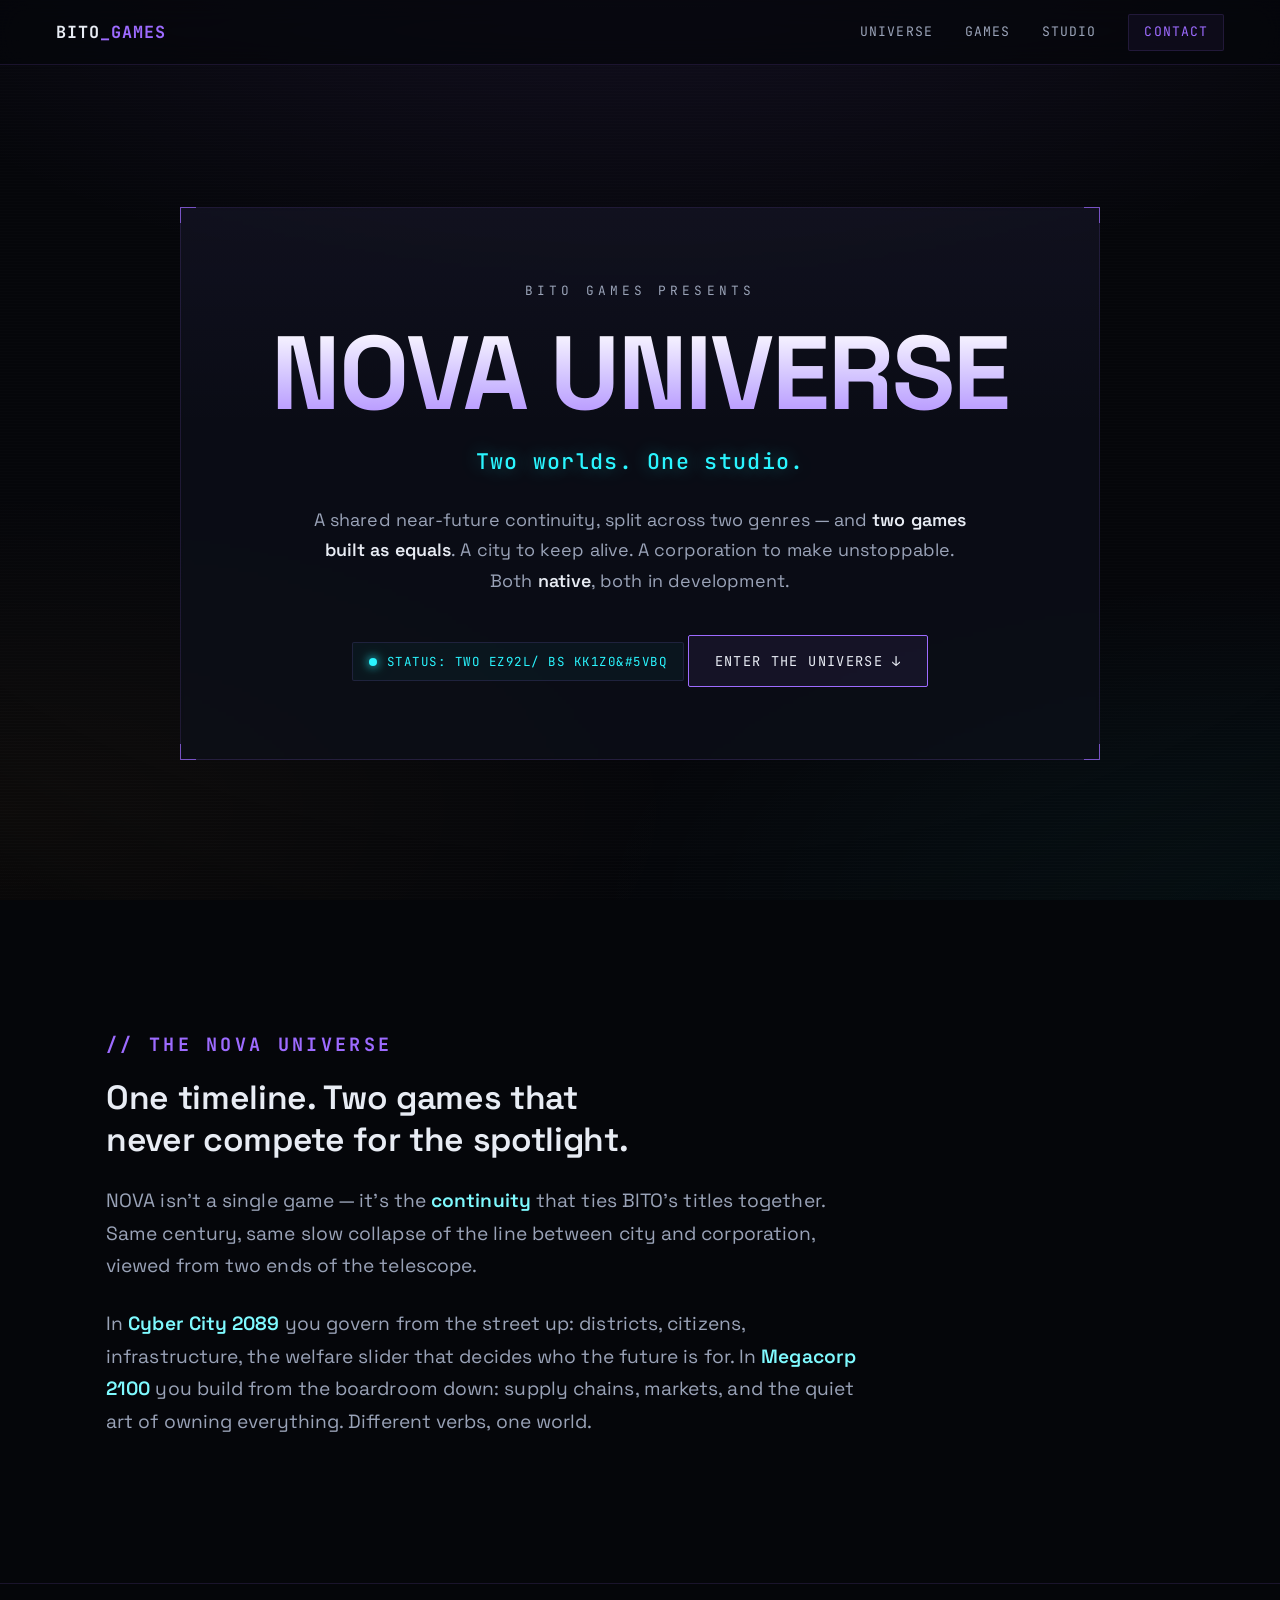
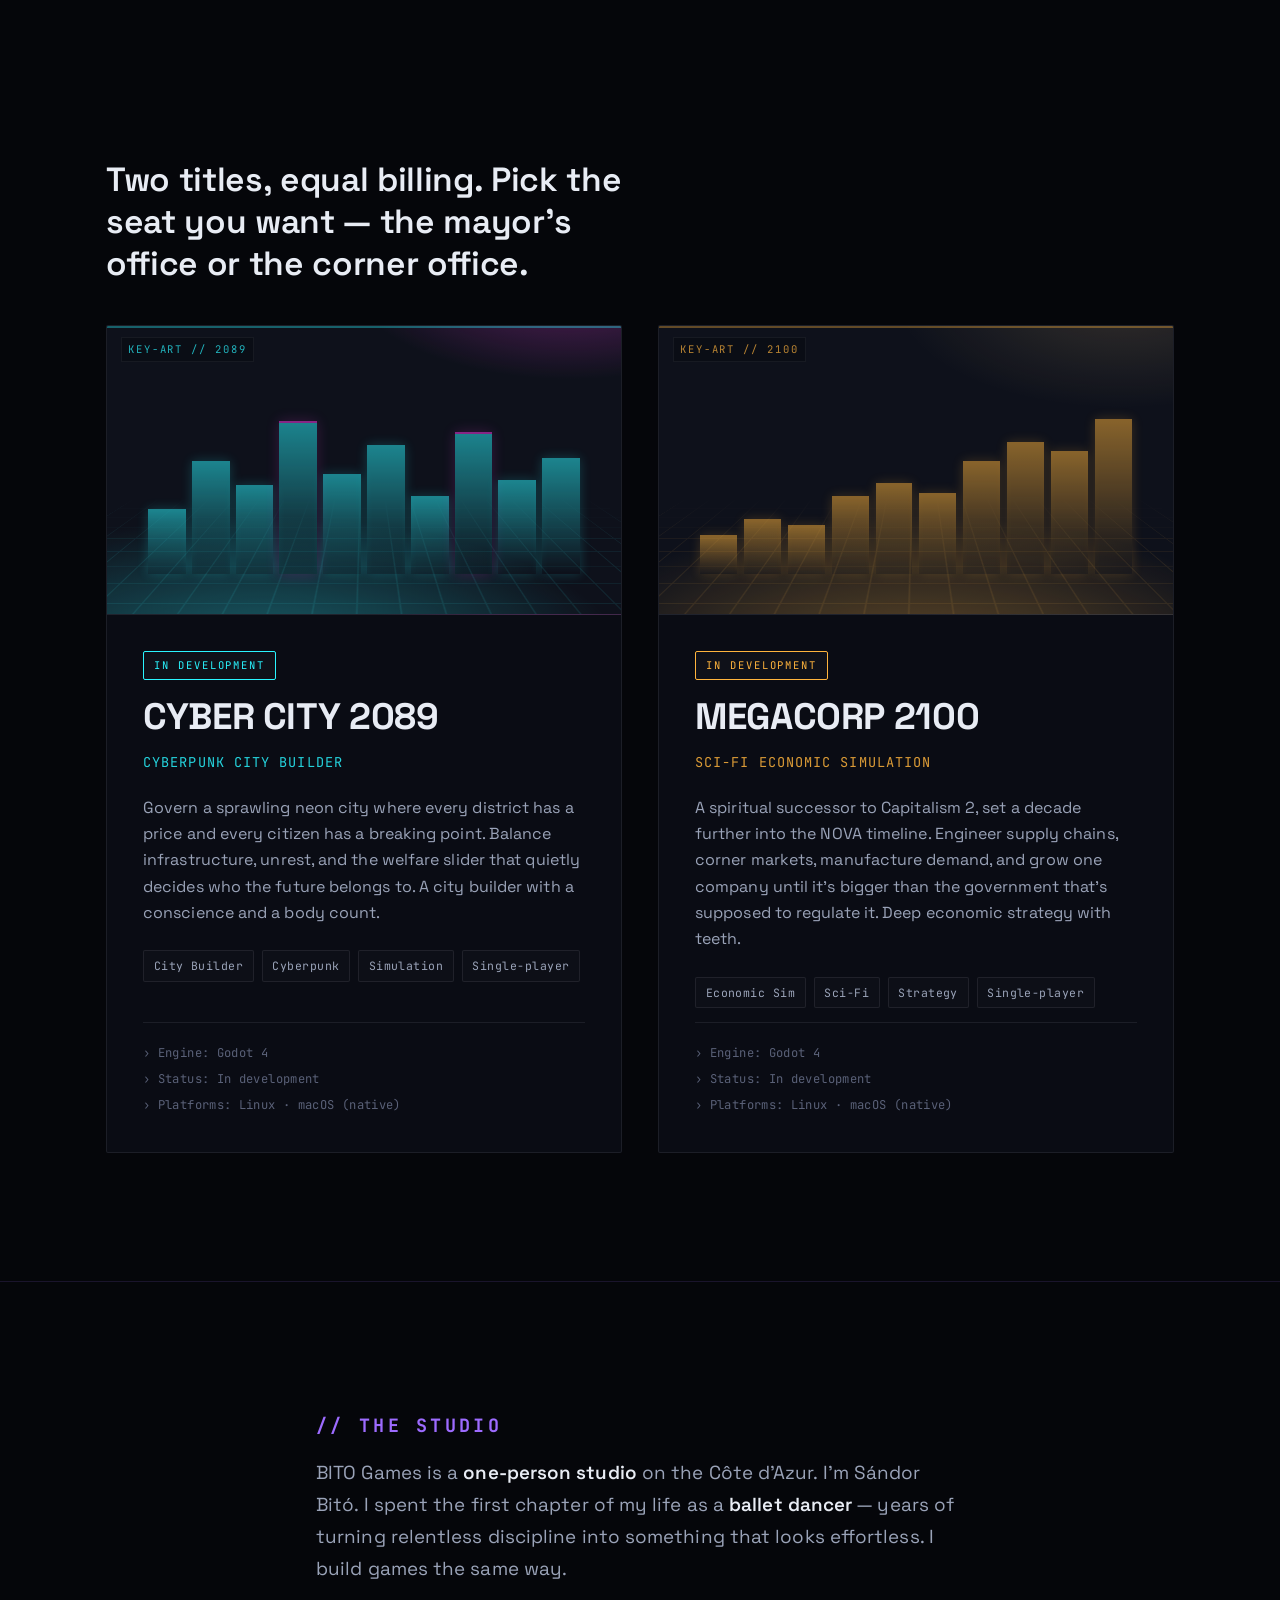
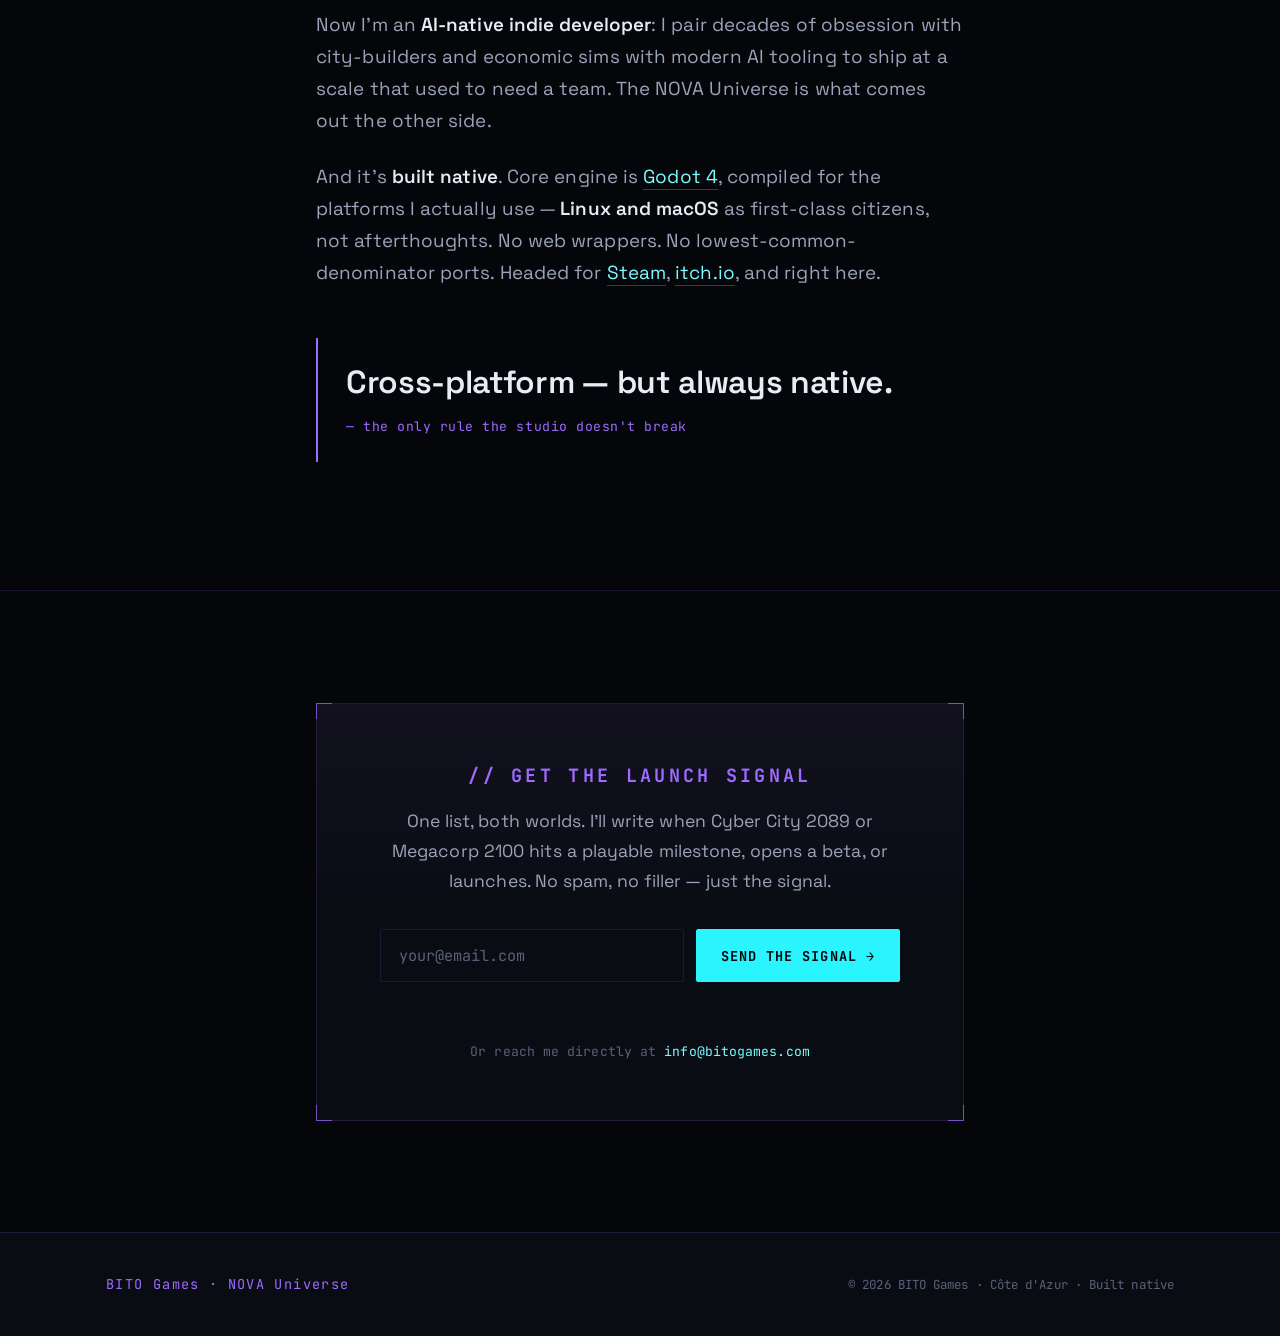
<file: _A/index.html>
<!DOCTYPE html>
<html lang="en">
<head>
  <meta charset="UTF-8" />
  <meta name="viewport" content="width=device-width, initial-scale=1.0" />
  <meta name="color-scheme" content="dark" />
  <meta name="theme-color" content="#05060a" />

  <title data-i18n="page.title">BITO Games — NOVA Universe · native city-building &amp; economic sims</title>
  <meta name="description" data-i18n="page.desc" content="BITO Games is a solo indie studio on the Côte d'Azur building the NOVA Universe — two near-future strategy games in development: Cyber City 2089, a cyberpunk city builder, and Megacorp 2100, a sci-fi economic simulation. Native for Linux and macOS, built in Godot." />

  <!-- Open Graph -->
  <meta property="og:type" content="website" />
  <meta property="og:title" content="BITO Games — NOVA Universe" />
  <meta property="og:description" content="Two near-future strategy games in development: Cyber City 2089 and Megacorp 2100. Native for Linux and macOS, built in Godot." />
  <meta name="twitter:card" content="summary_large_image" />

  <!-- Fonts: Space Grotesk (display) + Space Mono / JetBrains Mono (code accents) -->
  <link rel="preconnect" href="https://fonts.googleapis.com" />
  <link rel="preconnect" href="https://fonts.gstatic.com" crossorigin />
  <link href="https://fonts.googleapis.com/css2?family=Space+Grotesk:wght@400;500;600;700&family=JetBrains+Mono:wght@400;500;700&display=swap" rel="stylesheet" />

  <link rel="stylesheet" href="style.css" />
</head>

<body>
  <!-- Ambient Matrix-rain canvas (low opacity, slow) -->
  <canvas id="matrix-canvas" aria-hidden="true"></canvas>

  <!-- Scanline / vignette overlay -->
  <div class="fx-overlay" aria-hidden="true">
    <div class="fx-scanlines"></div>
    <div class="fx-vignette"></div>
  </div>

  <!-- ============================ NAV ============================ -->
  <header class="nav" id="top">
    <a class="nav__brand" href="#top" aria-label="BITO Games — home">
      <span class="nav__brand-mark">BITO</span><span class="nav__brand-sub">_GAMES</span>
    </a>

    <nav class="nav__links" aria-label="Primary">
      <a href="#universe" data-i18n="nav.universe">Universe</a>
      <a href="#games" data-i18n="nav.games">Games</a>
      <a href="#studio" data-i18n="nav.studio">Studio</a>
      <a href="#contact" class="nav__cta" data-i18n="nav.contact">Contact</a>
    </nav>

    <button class="nav__toggle" id="nav-toggle" aria-label="Toggle menu" aria-expanded="false">
      <span></span><span></span><span></span>
    </button>
  </header>

  <main>
    <!-- =========================== HERO =========================== -->
    <section class="hero" id="hero">
      <div class="hero__frame">
        <span class="corner corner--tl" aria-hidden="true"></span>
        <span class="corner corner--tr" aria-hidden="true"></span>
        <span class="corner corner--bl" aria-hidden="true"></span>
        <span class="corner corner--br" aria-hidden="true"></span>

        <p class="hero__presents reveal" data-i18n="hero.presents">BITO Games presents</p>

        <h1 class="hero__title reveal" data-glitch data-i18n="hero.title">NOVA UNIVERSE</h1>

        <p class="hero__subtitle reveal" data-i18n="hero.subtitle">Two worlds. One studio.</p>

        <p class="hero__tagline reveal" data-i18n="hero.tagline.html">
          A shared near-future continuity, split across two genres — and <strong>two games built as equals</strong>. A city to keep alive. A corporation to make unstoppable. Both <strong>native</strong>, both in development.
        </p>

        <!-- Decrypt / typewriter target -->
        <div class="hero__status reveal" role="status">
          <span class="hero__status-dot" aria-hidden="true"></span>
          <span class="hero__status-text" data-decrypt data-i18n="hero.status">STATUS: TWO TITLES IN DEVELOPMENT</span>
        </div>

        <a class="hero__cta reveal" href="#universe" data-i18n="hero.cta">Enter the universe ↓</a>
      </div>
    </section>

    <!-- ========================= UNIVERSE ========================= -->
    <section class="section section--universe" id="universe" data-parallax-section>
      <div class="container">
        <h2 class="section__title reveal" data-i18n="universe.title">// THE NOVA UNIVERSE</h2>
        <p class="section__intro reveal" data-i18n="universe.intro">One timeline. Two games that never compete for the spotlight.</p>

        <div class="universe__body">
          <p class="reveal" data-i18n="universe.p1.html">
            NOVA isn't a single game — it's the <strong>continuity</strong> that ties BITO's titles together. Same century, same slow collapse of the line between city and corporation, viewed from two ends of the telescope.
          </p>
          <p class="reveal" data-i18n="universe.p2.html">
            In <strong>Cyber City 2089</strong> you govern from the street up: districts, citizens, infrastructure, the welfare slider that decides who the future is for. In <strong>Megacorp 2100</strong> you build from the boardroom down: supply chains, markets, and the quiet art of owning everything. Different verbs, one world.
          </p>
        </div>
      </div>
    </section>

    <!-- =========================== GAMES =========================== -->
    <section class="section section--games" id="games">
      <div class="container">
        <h2 class="section__title reveal" data-i18n="games.title">// IN DEVELOPMENT</h2>
        <p class="section__intro reveal" data-i18n="games.intro">Two titles, equal billing. Pick the seat you want — the mayor's office or the corner office.</p>

        <div class="games__grid">

          <!-- ===== CYBER CITY 2089 ===== -->
          <article class="game-card game-card--cyan reveal" data-tilt>
            <span class="corner corner--tl" aria-hidden="true"></span>
            <span class="corner corner--tr" aria-hidden="true"></span>
            <span class="corner corner--bl" aria-hidden="true"></span>
            <span class="corner corner--br" aria-hidden="true"></span>

            <!-- Key-art placeholder panel -->
            <div class="game-card__art" aria-hidden="true">
              <div class="game-card__art-grid"></div>
              <div class="game-card__art-skyline">
                <span></span><span></span><span></span><span></span><span></span>
                <span></span><span></span><span></span><span></span><span></span>
              </div>
              <span class="game-card__art-label">KEY-ART // 2089</span>
            </div>

            <div class="game-card__body">
              <span class="game-card__badge" data-i18n="games.cybercity.badge">IN DEVELOPMENT</span>
              <h3 class="game-card__title" data-i18n="games.cybercity.title">CYBER CITY 2089</h3>
              <p class="game-card__subtitle" data-i18n="games.cybercity.subtitle">Cyberpunk City Builder</p>
              <p class="game-card__desc" data-i18n="games.cybercity.desc">
                Govern a sprawling neon city where every district has a price and every citizen has a breaking point. Balance infrastructure, unrest, and the welfare slider that quietly decides who the future belongs to. A city builder with a conscience and a body count.
              </p>

              <ul class="game-card__tags">
                <li data-i18n="games.cybercity.tag1">City Builder</li>
                <li data-i18n="games.cybercity.tag2">Cyberpunk</li>
                <li data-i18n="games.cybercity.tag3">Simulation</li>
                <li data-i18n="games.cybercity.tag4">Single-player</li>
              </ul>

              <dl class="game-card__meta">
                <div><dd data-i18n="games.cybercity.meta.engine">Engine: Godot 4</dd></div>
                <div><dd data-i18n="games.cybercity.meta.status">Status: In development</dd></div>
                <div><dd data-i18n="games.cybercity.meta.platforms">Platforms: Linux · macOS (native)</dd></div>
              </dl>
            </div>
          </article>

          <!-- ===== MEGACORP 2100 ===== -->
          <article class="game-card game-card--amber reveal" data-tilt>
            <span class="corner corner--tl" aria-hidden="true"></span>
            <span class="corner corner--tr" aria-hidden="true"></span>
            <span class="corner corner--bl" aria-hidden="true"></span>
            <span class="corner corner--br" aria-hidden="true"></span>

            <!-- Key-art placeholder panel -->
            <div class="game-card__art" aria-hidden="true">
              <div class="game-card__art-grid"></div>
              <div class="game-card__art-chart">
                <span></span><span></span><span></span><span></span><span></span>
                <span></span><span></span><span></span><span></span><span></span>
              </div>
              <span class="game-card__art-label">KEY-ART // 2100</span>
            </div>

            <div class="game-card__body">
              <span class="game-card__badge" data-i18n="games.megacorp.badge">IN DEVELOPMENT</span>
              <h3 class="game-card__title" data-i18n="games.megacorp.title">MEGACORP 2100</h3>
              <p class="game-card__subtitle" data-i18n="games.megacorp.subtitle">Sci-Fi Economic Simulation</p>
              <p class="game-card__desc" data-i18n="games.megacorp.desc">
                A spiritual successor to Capitalism 2, set a decade further into the NOVA timeline. Engineer supply chains, corner markets, manufacture demand, and grow one company until it's bigger than the government that's supposed to regulate it. Deep economic strategy with teeth.
              </p>

              <ul class="game-card__tags">
                <li data-i18n="games.megacorp.tag1">Economic Sim</li>
                <li data-i18n="games.megacorp.tag2">Sci-Fi</li>
                <li data-i18n="games.megacorp.tag3">Strategy</li>
                <li data-i18n="games.megacorp.tag4">Single-player</li>
              </ul>

              <dl class="game-card__meta">
                <div><dd data-i18n="games.megacorp.meta.engine">Engine: Godot 4</dd></div>
                <div><dd data-i18n="games.megacorp.meta.status">Status: In development</dd></div>
                <div><dd data-i18n="games.megacorp.meta.platforms">Platforms: Linux · macOS (native)</dd></div>
              </dl>
            </div>
          </article>

        </div>
      </div>
    </section>

    <!-- =========================== STUDIO =========================== -->
    <section class="section section--studio" id="studio">
      <div class="container container--narrow">
        <h2 class="section__title reveal" data-i18n="studio.title">// THE STUDIO</h2>

        <div class="studio__body">
          <p class="reveal" data-i18n="studio.p1.html">
            BITO Games is a <strong>one-person studio</strong> on the Côte d'Azur. I'm Sándor Bitó. I spent the first chapter of my life as a <strong>ballet dancer</strong> — years of turning relentless discipline into something that looks effortless. I build games the same way.
          </p>
          <p class="reveal" data-i18n="studio.p2.html">
            Now I'm an <strong>AI-native indie developer</strong>: I pair decades of obsession with city-builders and economic sims with modern AI tooling to ship at a scale that used to need a team. The NOVA Universe is what comes out the other side.
          </p>
          <p class="reveal" data-i18n="studio.p3.html">
            And it's <strong>built native</strong>. Core engine is <a href="https://godotengine.org" target="_blank" rel="noopener">Godot 4</a>, compiled for the platforms I actually use — <strong>Linux and macOS</strong> as first-class citizens, not afterthoughts. No web wrappers. No lowest-common-denominator ports. Headed for <a href="https://store.steampowered.com" target="_blank" rel="noopener">Steam</a>, <a href="https://itch.io" target="_blank" rel="noopener">itch.io</a>, and right here.
          </p>
        </div>

        <blockquote class="studio__quote reveal">
          <p data-i18n="studio.quote">Cross-platform — but always native.</p>
          <cite data-i18n="studio.quote.attribution">— the only rule the studio doesn't break</cite>
        </blockquote>
      </div>
    </section>

    <!-- =========================== SIGNUP =========================== -->
    <section class="section section--signup" id="contact">
      <div class="container container--narrow">
        <div class="signup__frame reveal">
          <span class="corner corner--tl" aria-hidden="true"></span>
          <span class="corner corner--tr" aria-hidden="true"></span>
          <span class="corner corner--bl" aria-hidden="true"></span>
          <span class="corner corner--br" aria-hidden="true"></span>

          <h2 class="section__title" data-i18n="signup.title">// GET THE LAUNCH SIGNAL</h2>
          <p class="signup__desc" data-i18n="signup.desc">
            One list, both worlds. I'll write when Cyber City 2089 or Megacorp 2100 hits a playable milestone, opens a beta, or launches. No spam, no filler — just the signal.
          </p>

          <form class="signup__form" id="signup-form" action="#" method="post" novalidate>
            <label class="visually-hidden" for="signup-email">Email address</label>
            <input
              class="signup__input"
              type="email"
              id="signup-email"
              name="email"
              required
              autocomplete="email"
              data-i18n-attr="placeholder:signup.email.placeholder"
              placeholder="your@email.com" />
            <button class="signup__button" type="submit" data-i18n="signup.button">SEND THE SIGNAL →</button>
          </form>

          <p class="signup__feedback" id="signup-feedback" role="status" aria-live="polite"></p>

          <p class="signup__note" data-i18n="signup.note.html">
            Or reach me directly at <a href="mailto:info@bitogames.com">info@bitogames.com</a>
          </p>
        </div>
      </div>
    </section>
  </main>

  <!-- =========================== FOOTER =========================== -->
  <footer class="footer">
    <div class="container footer__inner">
      <p class="footer__tagline" data-i18n="footer.tagline">BITO Games · NOVA Universe</p>
      <p class="footer__copy" data-i18n="footer.copy">© 2026 BITO Games · Côte d'Azur · Built native</p>
    </div>
  </footer>

  <!-- Scripts -->
  <script src="translations.js"></script>
  <script src="matrix.js" defer></script>
  <script src="script.js" defer></script>
</body>
</html>
</file>
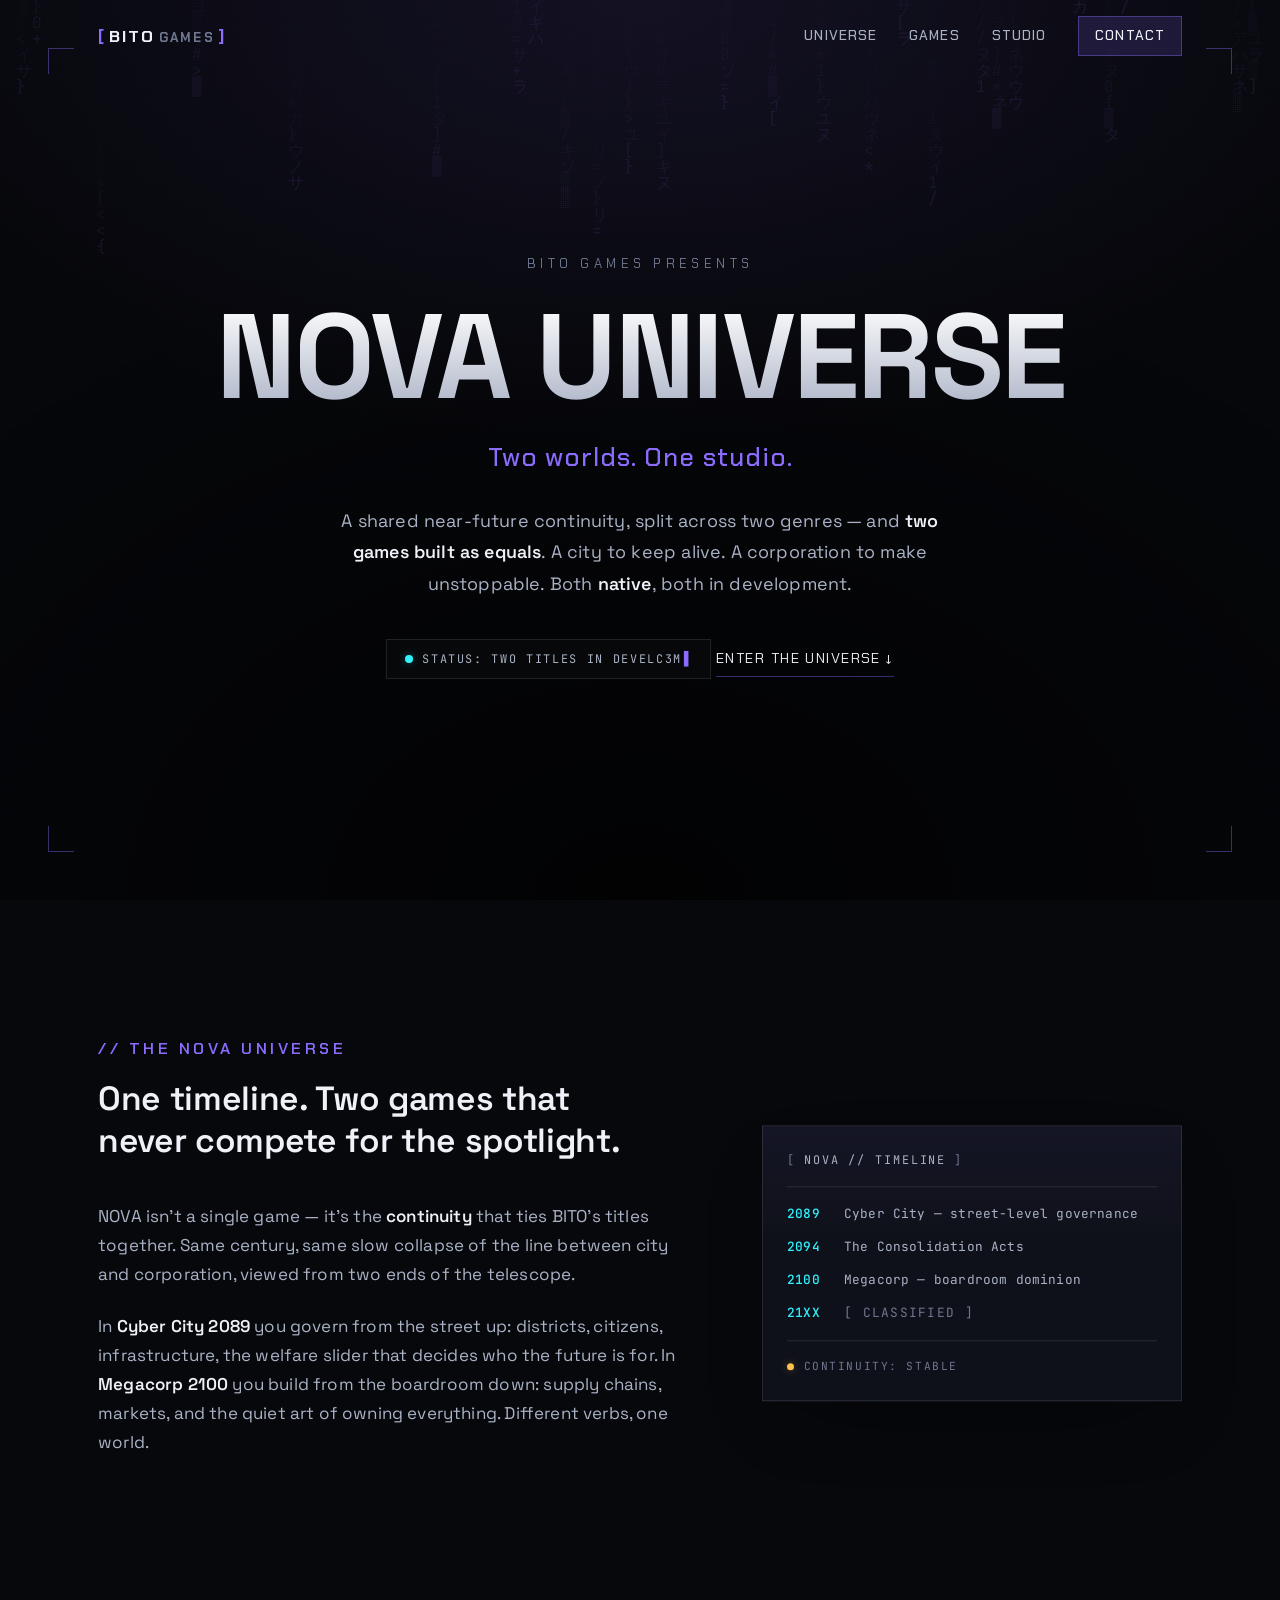
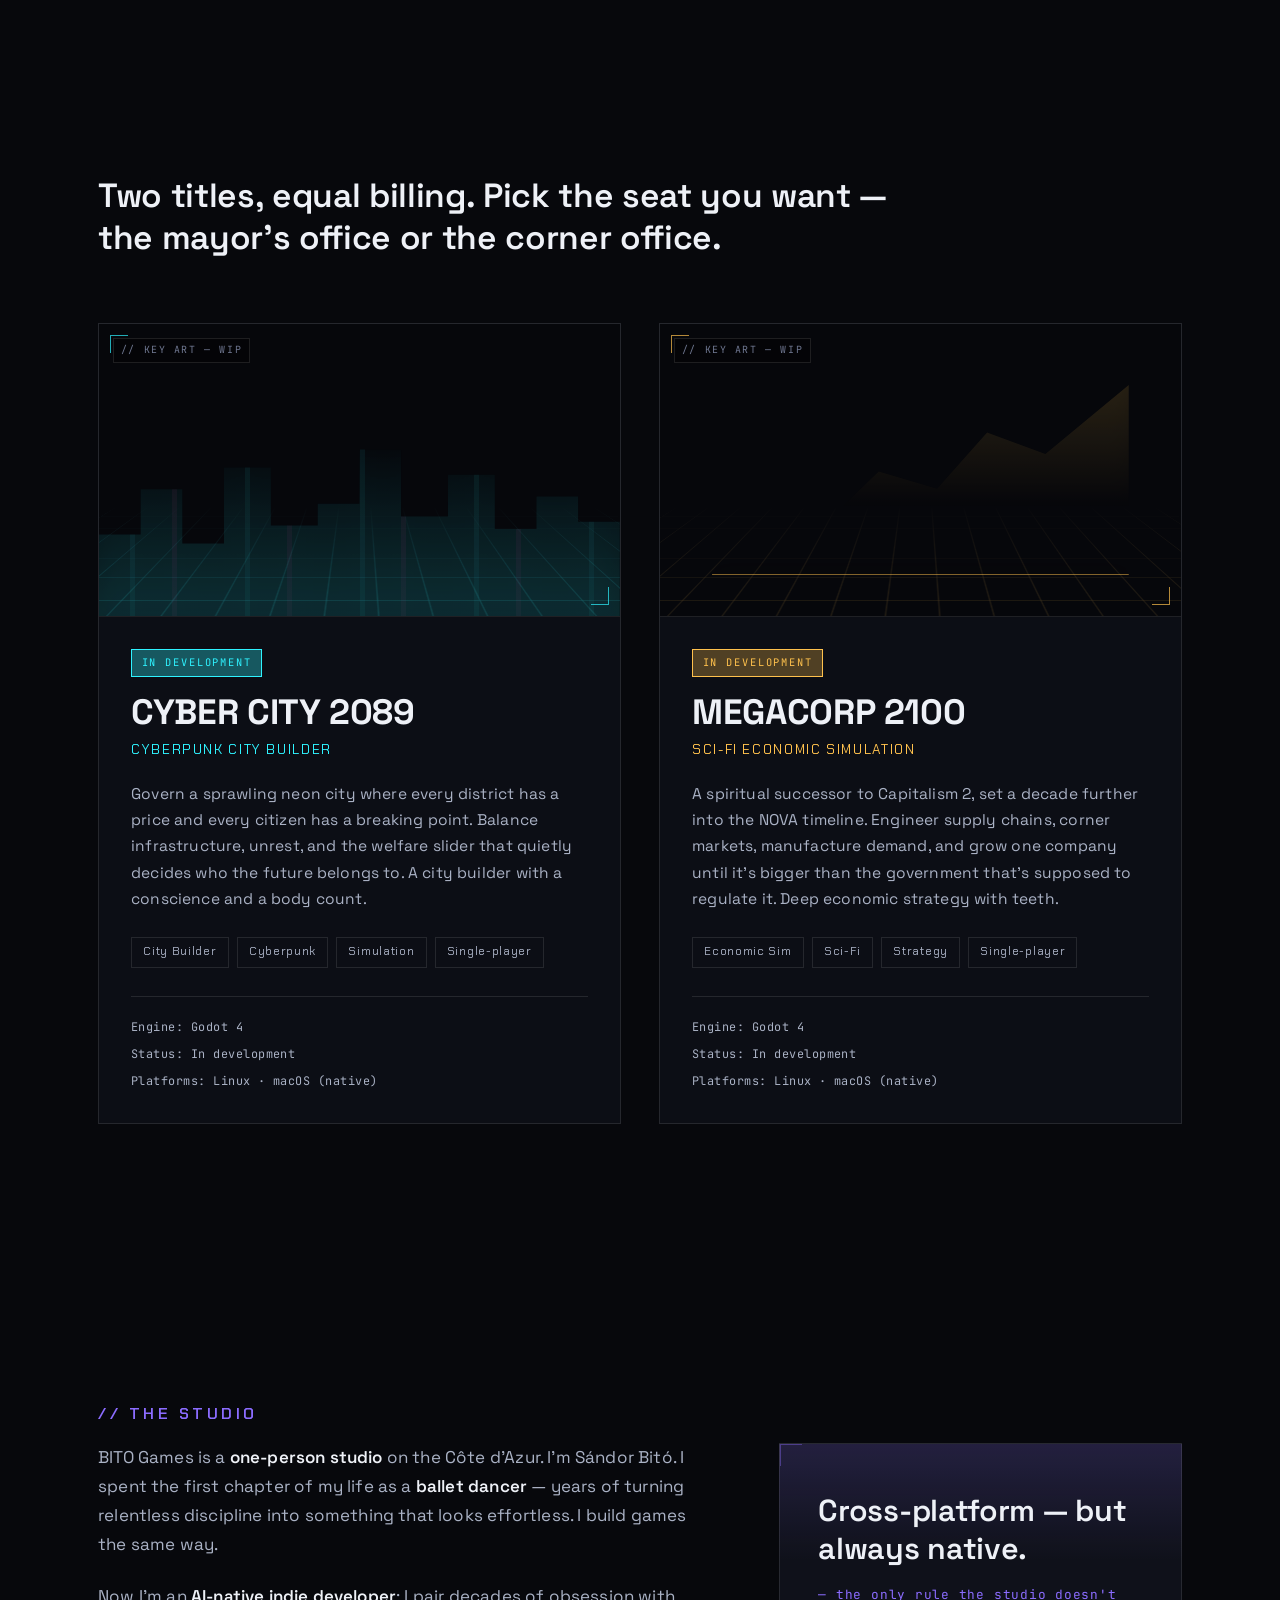
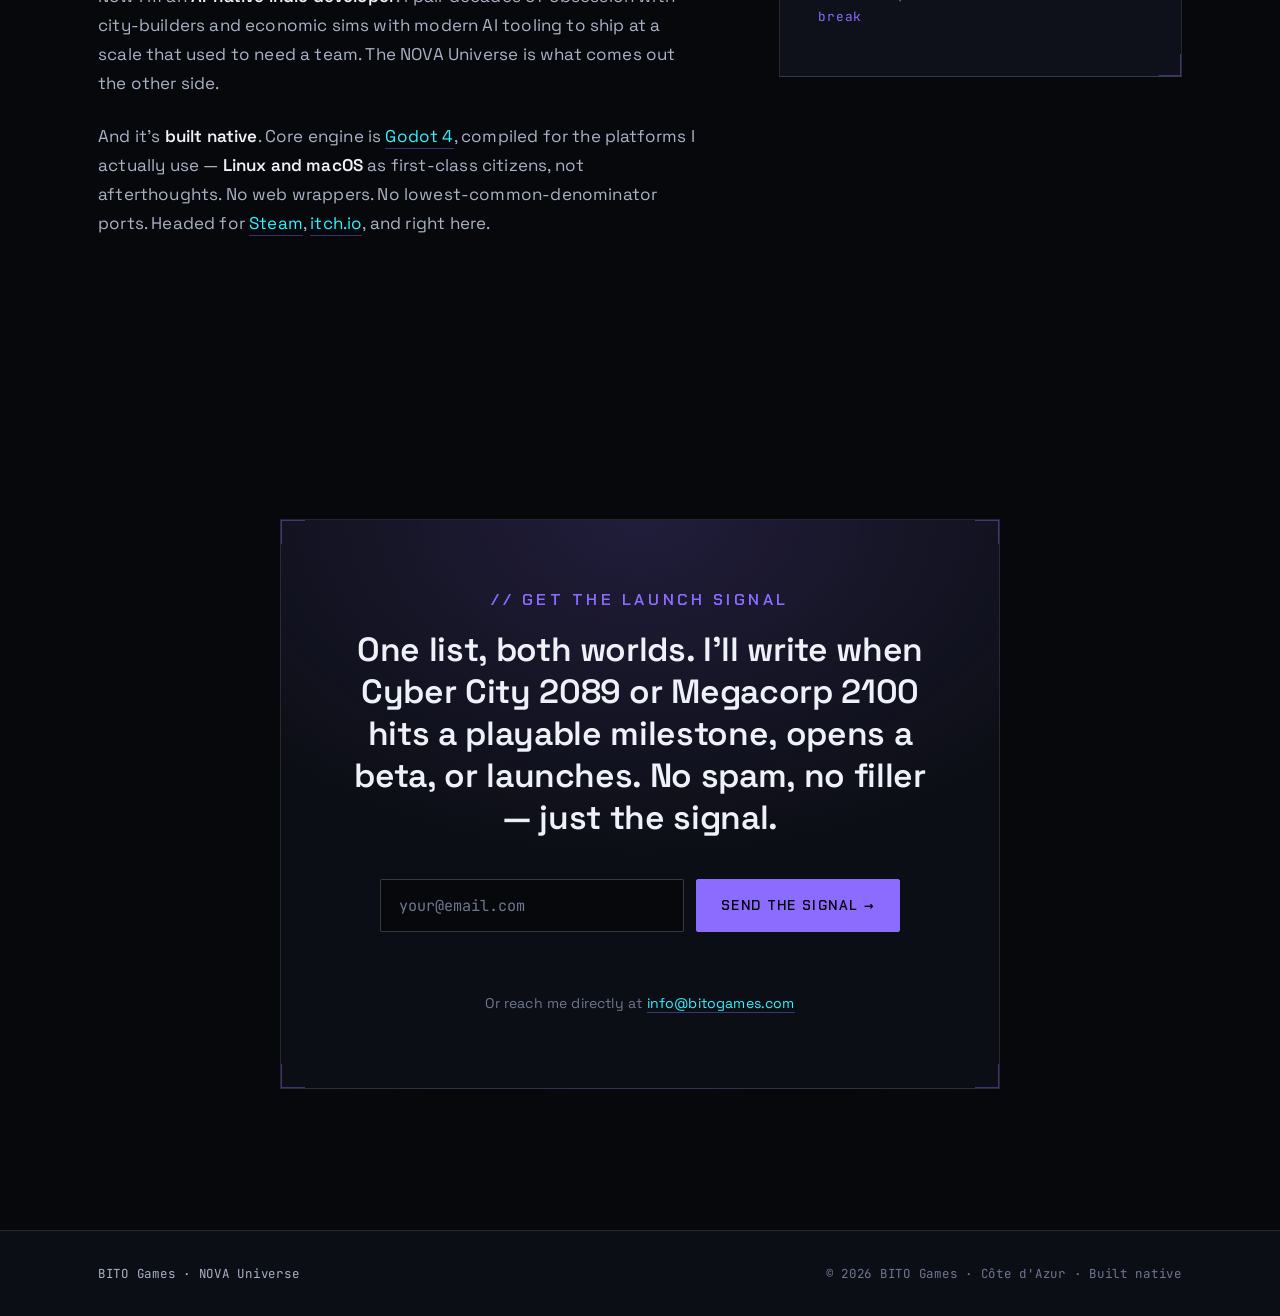
<file: _B/index.html>
<!DOCTYPE html>
<html lang="en">
<head>
  <meta charset="UTF-8">
  <meta name="viewport" content="width=device-width, initial-scale=1.0">
  <meta name="color-scheme" content="dark">
  <meta name="theme-color" content="#07080c">

  <title data-i18n="page.title">BITO Games — NOVA Universe · native city-building &amp; economic sims</title>
  <meta name="description" data-i18n="page.desc" data-i18n-attr="content" content="BITO Games is a solo indie studio on the Côte d'Azur building the NOVA Universe — two near-future strategy games in development: Cyber City 2089, a cyberpunk city builder, and Megacorp 2100, a sci-fi economic simulation. Native for Linux and macOS, built in Godot.">

  <!-- Open Graph / social -->
  <meta property="og:type" content="website">
  <meta property="og:title" content="BITO Games — NOVA Universe">
  <meta property="og:description" content="Two near-future strategy games in development. Native for Linux and macOS, built in Godot.">
  <meta property="og:locale" content="en">

  <!-- Fonts: Space Grotesk (display/body) + Chakra Petch (mono-flavoured accents) -->
  <link rel="preconnect" href="https://fonts.googleapis.com">
  <link rel="preconnect" href="https://fonts.gstatic.com" crossorigin>
  <link href="https://fonts.googleapis.com/css2?family=Space+Grotesk:wght@400;500;600;700&family=Chakra+Petch:wght@400;500;600;700&family=JetBrains+Mono:wght@400;500&display=swap" rel="stylesheet">

  <link rel="stylesheet" href="style.css">
</head>
<body>
  <!-- Ambient matrix-rain canvas: low-opacity texture, gated by reduced-motion -->
  <canvas id="matrix-canvas" aria-hidden="true"></canvas>
  <div class="scanlines" aria-hidden="true"></div>
  <div class="vignette" aria-hidden="true"></div>

  <a class="skip-link" href="#games">Skip to games</a>

  <!-- ============================ NAV ============================ -->
  <header class="nav" id="nav">
    <div class="nav__inner">
      <a class="nav__brand" href="#top" aria-label="BITO Games — home">
        <span class="nav__brand-bracket">[</span><span class="nav__brand-name">BITO</span><span class="nav__brand-sub">GAMES</span><span class="nav__brand-bracket">]</span>
      </a>

      <nav class="nav__links" aria-label="Primary">
        <a href="#universe" data-i18n="nav.universe">Universe</a>
        <a href="#games" data-i18n="nav.games">Games</a>
        <a href="#studio" data-i18n="nav.studio">Studio</a>
        <a href="#contact" class="nav__cta" data-i18n="nav.contact">Contact</a>
      </nav>

      <button class="nav__toggle" id="nav-toggle" aria-label="Toggle menu" aria-expanded="false">
        <span></span><span></span><span></span>
      </button>
    </div>
  </header>

  <main id="top">

    <!-- ============================ HERO ============================ -->
    <section class="hero" id="hero">
      <div class="hero__frame" aria-hidden="true">
        <span class="bracket bracket--tl"></span>
        <span class="bracket bracket--tr"></span>
        <span class="bracket bracket--bl"></span>
        <span class="bracket bracket--br"></span>
      </div>

      <div class="hero__inner">
        <p class="hero__presents reveal" data-i18n="hero.presents">BITO Games presents</p>

        <h1 class="hero__title reveal" data-glitch="NOVA UNIVERSE" data-i18n="hero.title">NOVA UNIVERSE</h1>

        <p class="hero__subtitle reveal" data-i18n="hero.subtitle">Two worlds. One studio.</p>

        <p class="hero__tagline reveal" data-i18n="hero.tagline.html">A shared near-future continuity, split across two genres — and <strong>two games built as equals</strong>. A city to keep alive. A corporation to make unstoppable. Both <strong>native</strong>, both in development.</p>

        <div class="hero__status reveal" role="status">
          <span class="hero__status-dot" aria-hidden="true"></span>
          <span class="hero__status-text" id="hero-status" data-i18n="hero.status" data-typewriter>STATUS: TWO TITLES IN DEVELOPMENT</span>
        </div>

        <a href="#universe" class="hero__cta reveal" data-i18n="hero.cta">Enter the universe ↓</a>
      </div>
    </section>

    <!-- ============================ UNIVERSE ============================ -->
    <section class="universe section" id="universe">
      <div class="section__inner universe__inner">
        <div class="universe__copy">
          <h2 class="section__title reveal" data-i18n="universe.title">// THE NOVA UNIVERSE</h2>
          <p class="section__intro reveal" data-i18n="universe.intro">One timeline. Two games that never compete for the spotlight.</p>
          <p class="prose reveal" data-i18n="universe.p1.html">NOVA isn't a single game — it's the <strong>continuity</strong> that ties BITO's titles together. Same century, same slow collapse of the line between city and corporation, viewed from two ends of the telescope.</p>
          <p class="prose reveal" data-i18n="universe.p2.html">In <strong>Cyber City 2089</strong> you govern from the street up: districts, citizens, infrastructure, the welfare slider that decides who the future is for. In <strong>Megacorp 2100</strong> you build from the boardroom down: supply chains, markets, and the quiet art of owning everything. Different verbs, one world.</p>
        </div>

        <!-- Diegetic data panel — parallax target -->
        <aside class="universe__panel reveal" data-parallax="0.18" aria-hidden="true">
          <div class="panel">
            <div class="panel__head">
              <span class="panel__bracket">[</span>
              <span class="panel__title">NOVA // TIMELINE</span>
              <span class="panel__bracket">]</span>
            </div>
            <ul class="panel__rows">
              <li><span class="panel__year">2089</span><span class="panel__entry">Cyber City — street-level governance</span></li>
              <li><span class="panel__year">2094</span><span class="panel__entry">The Consolidation Acts</span></li>
              <li><span class="panel__year">2100</span><span class="panel__entry">Megacorp — boardroom dominion</span></li>
              <li><span class="panel__year">21XX</span><span class="panel__entry">[ CLASSIFIED ]</span></li>
            </ul>
            <div class="panel__foot">
              <span class="panel__pulse"></span>
              <span>CONTINUITY: STABLE</span>
            </div>
          </div>
        </aside>
      </div>
    </section>

    <!-- ============================ GAMES ============================ -->
    <section class="games section" id="games">
      <div class="section__inner">
        <header class="games__header">
          <h2 class="section__title reveal" data-i18n="games.title">// IN DEVELOPMENT</h2>
          <p class="section__intro reveal" data-i18n="games.intro">Two titles, equal billing. Pick the seat you want — the mayor's office or the corner office.</p>
        </header>

        <div class="games__grid">

          <!-- ----- CYBER CITY 2089 ----- -->
          <article class="card card--cyber reveal" tabindex="0">
            <div class="card__keyart" aria-hidden="true">
              <div class="card__keyart-grid"></div>
              <div class="card__keyart-skyline"></div>
              <span class="card__keyart-tag">// KEY ART — WIP</span>
              <span class="bracket bracket--tl"></span>
              <span class="bracket bracket--br"></span>
            </div>

            <div class="card__body">
              <span class="card__badge" data-i18n="games.cybercity.badge">IN DEVELOPMENT</span>
              <h3 class="card__title" data-i18n="games.cybercity.title">CYBER CITY 2089</h3>
              <p class="card__subtitle" data-i18n="games.cybercity.subtitle">Cyberpunk City Builder</p>
              <p class="card__desc" data-i18n="games.cybercity.desc">Govern a sprawling neon city where every district has a price and every citizen has a breaking point. Balance infrastructure, unrest, and the welfare slider that quietly decides who the future belongs to. A city builder with a conscience and a body count.</p>

              <ul class="card__tags">
                <li data-i18n="games.cybercity.tag1">City Builder</li>
                <li data-i18n="games.cybercity.tag2">Cyberpunk</li>
                <li data-i18n="games.cybercity.tag3">Simulation</li>
                <li data-i18n="games.cybercity.tag4">Single-player</li>
              </ul>

              <dl class="card__meta">
                <div class="card__meta-row"><span data-i18n="games.cybercity.meta.engine">Engine: Godot 4</span></div>
                <div class="card__meta-row"><span data-i18n="games.cybercity.meta.status">Status: In development</span></div>
                <div class="card__meta-row"><span data-i18n="games.cybercity.meta.platforms">Platforms: Linux · macOS (native)</span></div>
              </dl>
            </div>
          </article>

          <!-- ----- MEGACORP 2100 ----- -->
          <article class="card card--corp reveal" tabindex="0">
            <div class="card__keyart" aria-hidden="true">
              <div class="card__keyart-grid"></div>
              <div class="card__keyart-graph"></div>
              <span class="card__keyart-tag">// KEY ART — WIP</span>
              <span class="bracket bracket--tl"></span>
              <span class="bracket bracket--br"></span>
            </div>

            <div class="card__body">
              <span class="card__badge" data-i18n="games.megacorp.badge">IN DEVELOPMENT</span>
              <h3 class="card__title" data-i18n="games.megacorp.title">MEGACORP 2100</h3>
              <p class="card__subtitle" data-i18n="games.megacorp.subtitle">Sci-Fi Economic Simulation</p>
              <p class="card__desc" data-i18n="games.megacorp.desc">A spiritual successor to Capitalism 2, set a decade further into the NOVA timeline. Engineer supply chains, corner markets, manufacture demand, and grow one company until it's bigger than the government that's supposed to regulate it. Deep economic strategy with teeth.</p>

              <ul class="card__tags">
                <li data-i18n="games.megacorp.tag1">Economic Sim</li>
                <li data-i18n="games.megacorp.tag2">Sci-Fi</li>
                <li data-i18n="games.megacorp.tag3">Strategy</li>
                <li data-i18n="games.megacorp.tag4">Single-player</li>
              </ul>

              <dl class="card__meta">
                <div class="card__meta-row"><span data-i18n="games.megacorp.meta.engine">Engine: Godot 4</span></div>
                <div class="card__meta-row"><span data-i18n="games.megacorp.meta.status">Status: In development</span></div>
                <div class="card__meta-row"><span data-i18n="games.megacorp.meta.platforms">Platforms: Linux · macOS (native)</span></div>
              </dl>
            </div>
          </article>

        </div>
      </div>
    </section>

    <!-- ============================ STUDIO ============================ -->
    <section class="studio section" id="studio">
      <div class="section__inner studio__inner">
        <h2 class="section__title reveal" data-i18n="studio.title">// THE STUDIO</h2>

        <div class="studio__grid">
          <div class="studio__copy">
            <p class="prose reveal" data-i18n="studio.p1.html">BITO Games is a <strong>one-person studio</strong> on the Côte d'Azur. I'm Sándor Bitó. I spent the first chapter of my life as a <strong>ballet dancer</strong> — years of turning relentless discipline into something that looks effortless. I build games the same way.</p>
            <p class="prose reveal" data-i18n="studio.p2.html">Now I'm an <strong>AI-native indie developer</strong>: I pair decades of obsession with city-builders and economic sims with modern AI tooling to ship at a scale that used to need a team. The NOVA Universe is what comes out the other side.</p>
            <p class="prose reveal" data-i18n="studio.p3.html">And it's <strong>built native</strong>. Core engine is <a href="https://godotengine.org" target="_blank" rel="noopener">Godot 4</a>, compiled for the platforms I actually use — <strong>Linux and macOS</strong> as first-class citizens, not afterthoughts. No web wrappers. No lowest-common-denominator ports. Headed for <a href="https://store.steampowered.com" target="_blank" rel="noopener">Steam</a>, <a href="https://itch.io" target="_blank" rel="noopener">itch.io</a>, and right here.</p>
          </div>

          <figure class="studio__quote reveal">
            <span class="bracket bracket--tl" aria-hidden="true"></span>
            <span class="bracket bracket--br" aria-hidden="true"></span>
            <blockquote data-i18n="studio.quote">Cross-platform — but always native.</blockquote>
            <figcaption data-i18n="studio.quote.attribution">— the only rule the studio doesn't break</figcaption>
          </figure>
        </div>
      </div>
    </section>

    <!-- ============================ SIGNUP / CONTACT ============================ -->
    <section class="signup section" id="contact">
      <div class="section__inner signup__inner reveal">
        <div class="signup__panel">
          <span class="bracket bracket--tl" aria-hidden="true"></span>
          <span class="bracket bracket--tr" aria-hidden="true"></span>
          <span class="bracket bracket--bl" aria-hidden="true"></span>
          <span class="bracket bracket--br" aria-hidden="true"></span>

          <h2 class="section__title" data-i18n="signup.title">// GET THE LAUNCH SIGNAL</h2>
          <p class="section__intro" data-i18n="signup.desc">One list, both worlds. I'll write when Cyber City 2089 or Megacorp 2100 hits a playable milestone, opens a beta, or launches. No spam, no filler — just the signal.</p>

          <form class="signup__form" id="signup-form" novalidate>
            <label class="visually-hidden" for="signup-email">Email address</label>
            <input
              class="signup__input"
              id="signup-email"
              type="email"
              name="email"
              autocomplete="email"
              required
              data-i18n="signup.email.placeholder"
              data-i18n-attr="placeholder"
              placeholder="your@email.com">
            <button class="signup__button" type="submit" data-i18n="signup.button">SEND THE SIGNAL →</button>
          </form>
          <p class="signup__msg" id="signup-msg" role="status" aria-live="polite"></p>

          <p class="signup__note" data-i18n="signup.note.html">Or reach me directly at <a href="mailto:info@bitogames.com">info@bitogames.com</a></p>
        </div>
      </div>
    </section>

  </main>

  <!-- ============================ FOOTER ============================ -->
  <footer class="footer">
    <div class="footer__inner">
      <span class="footer__tagline" data-i18n="footer.tagline">BITO Games · NOVA Universe</span>
      <span class="footer__copy" data-i18n="footer.copy">© 2026 BITO Games · Côte d'Azur · Built native</span>
    </div>
  </footer>

  <script src="translations.js"></script>
  <script src="matrix.js"></script>
  <script src="script.js"></script>
</body>
</html>
</file>
<file: _A/style.css>
/* =====================================================================
   BITO Games — NOVA Universe · Design Direction A
   "Cyberpunk terminal, pulled into the present."
   --------------------------------------------------------------------
   Soul: diegetic sci-fi game UI. Sharp 1px borders, corner brackets,
   monospace data strips, ambient matrix rain, scanline hints.
   Executed clean — not a 2014 hacker theme.
   ===================================================================== */

/* ----------------------------- TOKENS ----------------------------- */
:root {
  /* Base — deep near-black, not pure #000 */
  --bg:            #05060a;
  --bg-2:          #0a0c14;
  --bg-3:          #0e111b;
  --panel:         rgba(13, 16, 26, 0.72);
  --panel-solid:   #0c0f18;

  /* Text — high-contrast, NOT low-contrast green */
  --text:          #e8ecf4;
  --text-dim:      #9aa3b8;
  --text-faint:    #5a6178;

  /* NOVA shared accent — electric violet (ties the universe header) */
  --nova:          #9d6bff;
  --nova-glow:     rgba(157, 107, 255, 0.45);

  /* Cyber City 2089 signature — neon cyan + magenta */
  --cyan:          #2af5ff;
  --cyan-soft:     #7ffaff;
  --magenta:       #ff3df0;
  --cyan-glow:     rgba(42, 245, 255, 0.40);
  --magenta-glow:  rgba(255, 61, 240, 0.35);

  /* Megacorp 2100 signature — colder corporate amber/gold */
  --amber:         #ffb43d;
  --amber-soft:    #ffd58a;
  --amber-glow:    rgba(255, 180, 61, 0.38);

  /* Lines */
  --line:          rgba(157, 107, 255, 0.14);
  --line-soft:     rgba(232, 236, 244, 0.08);

  /* Type */
  --font-display:  'Space Grotesk', 'Segoe UI', system-ui, sans-serif;
  --font-mono:     'JetBrains Mono', 'SF Mono', ui-monospace, Menlo, monospace;

  /* Rhythm */
  --maxw:          1180px;
  --maxw-narrow:   760px;
  --pad:           clamp(1.25rem, 5vw, 3.5rem);
  --radius:        2px; /* almost-sharp; diegetic, not pill */

  --ease:          cubic-bezier(0.22, 1, 0.36, 1);
}

/* ----------------------------- RESET ------------------------------ */
*, *::before, *::after { box-sizing: border-box; }

html {
  scroll-behavior: smooth;
  -webkit-text-size-adjust: 100%;
}

body {
  margin: 0;
  font-family: var(--font-display);
  background: var(--bg);
  color: var(--text);
  line-height: 1.7;
  font-size: clamp(1rem, 0.95rem + 0.2vw, 1.0625rem);
  letter-spacing: 0.005em;
  overflow-x: hidden;
  position: relative;
  min-height: 100vh;
}

/* Subtle background tone: radial wash so it isn't a flat black slab */
body::before {
  content: "";
  position: fixed;
  inset: 0;
  z-index: -3;
  background:
    radial-gradient(120% 80% at 50% -10%, rgba(157, 107, 255, 0.10), transparent 55%),
    radial-gradient(90% 60% at 100% 100%, rgba(42, 245, 255, 0.05), transparent 60%),
    radial-gradient(90% 60% at 0% 90%, rgba(255, 180, 61, 0.04), transparent 60%),
    var(--bg);
  pointer-events: none;
}

img { max-width: 100%; display: block; }

a {
  color: var(--cyan-soft);
  text-decoration: none;
  transition: color 0.2s var(--ease);
}
a:hover { color: var(--cyan); }

strong { color: var(--text); font-weight: 600; }

::selection { background: var(--nova); color: #fff; }

:focus-visible {
  outline: 2px solid var(--cyan);
  outline-offset: 3px;
}

.visually-hidden,
.visually-hidden + * { }
.visually-hidden {
  position: absolute !important;
  width: 1px; height: 1px;
  padding: 0; margin: -1px;
  overflow: hidden; clip: rect(0 0 0 0);
  white-space: nowrap; border: 0;
}

/* --------------------------- CANVAS / FX --------------------------- */
#matrix-canvas {
  position: fixed;
  inset: 0;
  z-index: -2;
  width: 100%;
  height: 100%;
  opacity: 0.22;          /* ambient texture, not wallpaper */
  pointer-events: none;
  mix-blend-mode: screen;
}

.fx-overlay {
  position: fixed;
  inset: 0;
  z-index: -1;
  pointer-events: none;
}

.fx-scanlines {
  position: absolute;
  inset: 0;
  background: repeating-linear-gradient(
    to bottom,
    rgba(255, 255, 255, 0.018) 0px,
    rgba(255, 255, 255, 0.018) 1px,
    transparent 1px,
    transparent 3px
  );
  opacity: 0.6;
}

.fx-vignette {
  position: absolute;
  inset: 0;
  background: radial-gradient(120% 100% at 50% 40%, transparent 55%, rgba(0, 0, 0, 0.55) 100%);
}

/* --------------------------- LAYOUT UTIL --------------------------- */
.container {
  width: 100%;
  max-width: var(--maxw);
  margin-inline: auto;
  padding-inline: var(--pad);
}
.container--narrow { max-width: var(--maxw-narrow); }

.section {
  position: relative;
  padding-block: clamp(4.5rem, 10vw, 8rem);
}
.section + .section { border-top: 1px solid var(--line); }

/* Corner brackets — the diegetic frame motif */
.corner {
  position: absolute;
  width: 16px;
  height: 16px;
  border: 1px solid currentColor;
  opacity: 0.7;
  pointer-events: none;
}
.corner--tl { top: -1px; left: -1px;  border-right: 0; border-bottom: 0; }
.corner--tr { top: -1px; right: -1px; border-left: 0;  border-bottom: 0; }
.corner--bl { bottom: -1px; left: -1px;  border-right: 0; border-top: 0; }
.corner--br { bottom: -1px; right: -1px; border-left: 0;  border-top: 0; }

/* ----------------------------- NAV -------------------------------- */
.nav {
  position: sticky;
  top: 0;
  z-index: 100;
  display: flex;
  align-items: center;
  justify-content: space-between;
  gap: 1rem;
  padding: 0.85rem var(--pad);
  background: rgba(5, 6, 10, 0.72);
  backdrop-filter: blur(14px) saturate(120%);
  -webkit-backdrop-filter: blur(14px) saturate(120%);
  border-bottom: 1px solid var(--line);
}

.nav__brand {
  font-family: var(--font-mono);
  font-weight: 700;
  font-size: 1.05rem;
  letter-spacing: 0.06em;
  color: var(--text);
  display: inline-flex;
  align-items: baseline;
}
.nav__brand-mark { color: var(--text); }
.nav__brand-sub  { color: var(--nova); }
.nav__brand:hover .nav__brand-sub { color: var(--cyan); }

.nav__links {
  display: flex;
  align-items: center;
  gap: clamp(1rem, 2.5vw, 2.25rem);
}
.nav__links a {
  font-family: var(--font-mono);
  font-size: 0.82rem;
  letter-spacing: 0.08em;
  text-transform: uppercase;
  color: var(--text-dim);
  position: relative;
  padding-block: 0.25rem;
}
.nav__links a::after {
  content: "";
  position: absolute;
  left: 0; bottom: -2px;
  width: 0; height: 1px;
  background: var(--cyan);
  box-shadow: 0 0 8px var(--cyan-glow);
  transition: width 0.28s var(--ease);
}
.nav__links a:hover { color: var(--text); }
.nav__links a:hover::after { width: 100%; }

.nav__cta {
  color: var(--nova) !important;
  border: 1px solid var(--line);
  padding: 0.4rem 0.95rem !important;
  border-radius: var(--radius);
  background: rgba(157, 107, 255, 0.06);
  transition: border-color 0.25s var(--ease), background 0.25s var(--ease), color 0.25s var(--ease);
}
.nav__cta::after { display: none; }
.nav__cta:hover {
  color: #fff !important;
  border-color: var(--nova);
  background: rgba(157, 107, 255, 0.16);
}

.nav__toggle {
  display: none;
  flex-direction: column;
  justify-content: center;
  gap: 5px;
  width: 42px; height: 42px;
  padding: 0;
  background: none;
  border: 1px solid var(--line);
  border-radius: var(--radius);
  cursor: pointer;
}
.nav__toggle span {
  display: block;
  width: 20px; height: 2px;
  margin-inline: auto;
  background: var(--text);
  transition: transform 0.3s var(--ease), opacity 0.2s var(--ease);
}
.nav__toggle[aria-expanded="true"] span:nth-child(1) { transform: translateY(7px) rotate(45deg); }
.nav__toggle[aria-expanded="true"] span:nth-child(2) { opacity: 0; }
.nav__toggle[aria-expanded="true"] span:nth-child(3) { transform: translateY(-7px) rotate(-45deg); }

/* ----------------------------- HERO ------------------------------- */
.hero {
  position: relative;
  min-height: calc(100vh - 64px);
  display: grid;
  place-items: center;
  padding: clamp(3rem, 8vw, 6rem) var(--pad);
}

.hero__frame {
  position: relative;
  max-width: 920px;
  width: 100%;
  text-align: center;
  padding: clamp(2rem, 6vw, 4.5rem) clamp(1.25rem, 5vw, 3.5rem);
  border: 1px solid var(--line);
  background:
    linear-gradient(180deg, rgba(157,107,255,0.04), transparent 40%),
    var(--panel);
  color: var(--nova); /* drives corner brackets */
  border-radius: var(--radius);
  backdrop-filter: blur(2px);
}

.hero__presents {
  font-family: var(--font-mono);
  font-size: 0.8rem;
  letter-spacing: 0.32em;
  text-transform: uppercase;
  color: var(--text-dim);
  margin: 0 0 1.4rem;
}

.hero__title {
  font-size: clamp(2.6rem, 9vw, 6.5rem);
  font-weight: 700;
  line-height: 0.96;
  letter-spacing: -0.02em;
  margin: 0;
  color: var(--text);
  background: linear-gradient(180deg, #fff 0%, #cdbcff 60%, var(--nova) 130%);
  -webkit-background-clip: text;
  background-clip: text;
  -webkit-text-fill-color: transparent;
  position: relative;
}

.hero__subtitle {
  font-family: var(--font-mono);
  font-size: clamp(1rem, 2vw, 1.35rem);
  font-weight: 500;
  letter-spacing: 0.06em;
  color: var(--cyan);
  text-shadow: 0 0 18px var(--cyan-glow);
  margin: 1.2rem 0 0;
}

.hero__tagline {
  max-width: 60ch;
  margin: 1.6rem auto 0;
  color: var(--text-dim);
  font-size: clamp(1rem, 1.4vw, 1.12rem);
}
.hero__tagline strong { color: var(--text); }

.hero__status {
  display: inline-flex;
  align-items: center;
  gap: 0.6rem;
  margin: 2rem auto 0;
  padding: 0.5rem 1rem;
  border: 1px solid var(--line);
  border-radius: var(--radius);
  background: rgba(42, 245, 255, 0.04);
  font-family: var(--font-mono);
  font-size: 0.78rem;
  letter-spacing: 0.12em;
  color: var(--cyan);
}
.hero__status-dot {
  width: 8px; height: 8px;
  border-radius: 50%;
  background: var(--cyan);
  box-shadow: 0 0 10px var(--cyan), 0 0 18px var(--cyan-glow);
  animation: pulse 2.4s ease-in-out infinite;
}
.hero__status-text { min-height: 1em; }

.hero__cta {
  display: inline-block;
  margin-top: 2.4rem;
  padding: 0.85rem 1.6rem;
  font-family: var(--font-mono);
  font-size: 0.85rem;
  letter-spacing: 0.1em;
  text-transform: uppercase;
  color: var(--text);
  border: 1px solid var(--nova);
  border-radius: var(--radius);
  background: rgba(157, 107, 255, 0.08);
  transition: background 0.25s var(--ease), box-shadow 0.25s var(--ease), transform 0.25s var(--ease);
}
.hero__cta:hover {
  color: #fff;
  background: rgba(157, 107, 255, 0.2);
  box-shadow: 0 0 24px var(--nova-glow);
  transform: translateY(-2px);
}

@keyframes pulse {
  0%, 100% { opacity: 1; transform: scale(1); }
  50%      { opacity: 0.45; transform: scale(0.82); }
}

/* ----------------------- SECTION HEADERS -------------------------- */
.section__title {
  font-family: var(--font-mono);
  font-size: clamp(0.95rem, 1.6vw, 1.15rem);
  font-weight: 700;
  letter-spacing: 0.18em;
  text-transform: uppercase;
  color: var(--nova);
  margin: 0 0 1rem;
}
.section__intro {
  font-size: clamp(1.35rem, 3.2vw, 2.1rem);
  font-weight: 600;
  line-height: 1.25;
  letter-spacing: -0.01em;
  color: var(--text);
  max-width: 24ch;
  margin: 0 0 2.5rem;
}

/* --------------------------- UNIVERSE ----------------------------- */
.section--universe { overflow: hidden; }
.universe__body {
  display: grid;
  gap: 1.6rem;
  max-width: 70ch;
}
.universe__body p {
  margin: 0;
  font-size: clamp(1.05rem, 1.6vw, 1.2rem);
  color: var(--text-dim);
}
.universe__body strong { color: var(--cyan-soft); }

/* ----------------------------- GAMES ------------------------------ */
.games__grid {
  display: grid;
  grid-template-columns: repeat(2, 1fr);
  gap: clamp(1.25rem, 3vw, 2.25rem);
  align-items: stretch;          /* equal weight, equal height */
}

.game-card {
  position: relative;
  display: flex;
  flex-direction: column;
  border: 1px solid var(--line-soft);
  background: var(--panel);
  border-radius: var(--radius);
  overflow: hidden;
  transition: transform 0.4s var(--ease), border-color 0.4s var(--ease), box-shadow 0.4s var(--ease);
  will-change: transform;
}

/* signature accent piped through currentColor on the card */
.game-card--cyan  { color: var(--cyan); }
.game-card--amber { color: var(--amber); }

.game-card:hover {
  transform: translateY(-6px);
  border-color: currentColor;
}
.game-card--cyan:hover  { box-shadow: 0 18px 50px -18px var(--cyan-glow),  0 0 0 1px var(--cyan-glow); }
.game-card--amber:hover { box-shadow: 0 18px 50px -18px var(--amber-glow), 0 0 0 1px var(--amber-glow); }

/* top accent rule that ignites on hover */
.game-card::before {
  content: "";
  position: absolute;
  inset: 0 0 auto 0;
  height: 2px;
  background: currentColor;
  opacity: 0.35;
  transition: opacity 0.4s var(--ease), box-shadow 0.4s var(--ease);
  z-index: 3;
}
.game-card:hover::before {
  opacity: 1;
  box-shadow: 0 0 16px currentColor;
}

/* ----- Key-art placeholder panel ----- */
.game-card__art {
  position: relative;
  aspect-ratio: 16 / 9;
  background:
    linear-gradient(180deg, rgba(255,255,255,0.02), transparent),
    var(--bg-3);
  border-bottom: 1px solid var(--line-soft);
  overflow: hidden;
  isolation: isolate;
}
.game-card--cyan .game-card__art {
  background:
    radial-gradient(120% 90% at 30% 120%, var(--cyan-glow), transparent 60%),
    radial-gradient(80% 70% at 90% -20%, var(--magenta-glow), transparent 55%),
    var(--bg-3);
}
.game-card--amber .game-card__art {
  background:
    radial-gradient(120% 90% at 50% 120%, var(--amber-glow), transparent 60%),
    radial-gradient(80% 70% at 90% -10%, rgba(255, 213, 138, 0.15), transparent 55%),
    var(--bg-3);
}

.game-card__art-grid {
  position: absolute;
  inset: 0;
  background-image:
    linear-gradient(currentColor 1px, transparent 1px),
    linear-gradient(90deg, currentColor 1px, transparent 1px);
  background-size: 28px 28px;
  opacity: 0.10;
  transform: perspective(420px) rotateX(58deg) translateY(28%) scale(1.6);
  transform-origin: bottom;
  mask-image: linear-gradient(transparent, #000 60%);
  -webkit-mask-image: linear-gradient(transparent, #000 60%);
}

/* Cyber City: a neon skyline silhouette of bars rising from the floor */
.game-card__art-skyline {
  position: absolute;
  inset: auto 8% 14% 8%;
  height: 56%;
  display: flex;
  align-items: flex-end;
  gap: 6px;
  z-index: 2;
}
.game-card__art-skyline span {
  flex: 1;
  background: linear-gradient(180deg, var(--cyan), transparent);
  opacity: 0.5;
  border-top: 2px solid var(--cyan);
  box-shadow: 0 0 12px var(--cyan-glow);
}
.game-card__art-skyline span:nth-child(1) { height: 40%; }
.game-card__art-skyline span:nth-child(2) { height: 70%; }
.game-card__art-skyline span:nth-child(3) { height: 55%; }
.game-card__art-skyline span:nth-child(4) { height: 95%; border-top-color: var(--magenta); box-shadow: 0 0 14px var(--magenta-glow); }
.game-card__art-skyline span:nth-child(5) { height: 62%; }
.game-card__art-skyline span:nth-child(6) { height: 80%; }
.game-card__art-skyline span:nth-child(7) { height: 48%; }
.game-card__art-skyline span:nth-child(8) { height: 88%; border-top-color: var(--magenta); box-shadow: 0 0 14px var(--magenta-glow); }
.game-card__art-skyline span:nth-child(9) { height: 58%; }
.game-card__art-skyline span:nth-child(10){ height: 72%; }

/* Megacorp: an ascending bar/market chart */
.game-card__art-chart {
  position: absolute;
  inset: auto 8% 14% 8%;
  height: 56%;
  display: flex;
  align-items: flex-end;
  gap: 7px;
  z-index: 2;
}
.game-card__art-chart span {
  flex: 1;
  background: linear-gradient(180deg, var(--amber), transparent);
  opacity: 0.5;
  border-top: 2px solid var(--amber);
  box-shadow: 0 0 12px var(--amber-glow);
}
.game-card__art-chart span:nth-child(1) { height: 24%; }
.game-card__art-chart span:nth-child(2) { height: 34%; }
.game-card__art-chart span:nth-child(3) { height: 30%; }
.game-card__art-chart span:nth-child(4) { height: 48%; }
.game-card__art-chart span:nth-child(5) { height: 56%; }
.game-card__art-chart span:nth-child(6) { height: 50%; }
.game-card__art-chart span:nth-child(7) { height: 70%; }
.game-card__art-chart span:nth-child(8) { height: 82%; }
.game-card__art-chart span:nth-child(9) { height: 76%; }
.game-card__art-chart span:nth-child(10){ height: 96%; }

.game-card__art-label {
  position: absolute;
  top: 0.7rem;
  left: 0.85rem;
  z-index: 3;
  font-family: var(--font-mono);
  font-size: 0.66rem;
  letter-spacing: 0.18em;
  color: currentColor;
  opacity: 0.7;
  background: rgba(5, 6, 10, 0.5);
  padding: 0.15rem 0.4rem;
  border: 1px solid var(--line-soft);
}

/* ----- Card body ----- */
.game-card__body {
  display: flex;
  flex-direction: column;
  gap: 0.9rem;
  padding: clamp(1.5rem, 3vw, 2.25rem);
  flex: 1;
}

.game-card__badge {
  align-self: flex-start;
  font-family: var(--font-mono);
  font-size: 0.66rem;
  letter-spacing: 0.18em;
  color: currentColor;
  padding: 0.28rem 0.65rem;
  border: 1px solid currentColor;
  border-radius: var(--radius);
  background: rgba(255, 255, 255, 0.02);
}

.game-card__title {
  font-size: clamp(1.6rem, 3.5vw, 2.3rem);
  font-weight: 700;
  letter-spacing: -0.01em;
  line-height: 1.05;
  margin: 0.2rem 0 0;
  color: var(--text);
}
.game-card:hover .game-card__title {
  color: currentColor;
  text-shadow: 0 0 22px currentColor;
}

.game-card__subtitle {
  font-family: var(--font-mono);
  font-size: 0.85rem;
  letter-spacing: 0.08em;
  text-transform: uppercase;
  color: currentColor;
  opacity: 0.85;
  margin: 0;
}

.game-card__desc {
  margin: 0.4rem 0 0;
  color: var(--text-dim);
  font-size: 1.0rem;
  line-height: 1.65;
}

.game-card__tags {
  list-style: none;
  display: flex;
  flex-wrap: wrap;
  gap: 0.5rem;
  margin: 0.6rem 0 0;
  padding: 0;
}
.game-card__tags li {
  font-family: var(--font-mono);
  font-size: 0.72rem;
  letter-spacing: 0.04em;
  color: var(--text-dim);
  padding: 0.3rem 0.6rem;
  border: 1px solid var(--line-soft);
  border-radius: var(--radius);
  background: rgba(255, 255, 255, 0.015);
  transition: color 0.25s var(--ease), border-color 0.25s var(--ease);
}
.game-card:hover .game-card__tags li {
  border-color: rgba(255, 255, 255, 0.14);
  color: var(--text);
}

.game-card__meta {
  margin: auto 0 0;
  padding-top: 1.2rem;
  border-top: 1px solid var(--line-soft);
  display: grid;
  gap: 0.35rem;
}
.game-card__meta dd {
  margin: 0;
  font-family: var(--font-mono);
  font-size: 0.76rem;
  letter-spacing: 0.03em;
  color: var(--text-faint);
}
.game-card__meta dd::before {
  content: "› ";
  color: currentColor;
}

/* ----------------------------- STUDIO ----------------------------- */
.studio__body {
  display: grid;
  gap: 1.5rem;
  max-width: 68ch;
}
.studio__body p {
  margin: 0;
  font-size: clamp(1.05rem, 1.5vw, 1.18rem);
  color: var(--text-dim);
}
.studio__body a {
  color: var(--cyan-soft);
  border-bottom: 1px solid rgba(42, 245, 255, 0.3);
}
.studio__body a:hover { border-bottom-color: var(--cyan); }

.studio__quote {
  margin: 3rem 0 0;
  padding: 1.5rem 0 1.5rem 1.75rem;
  border-left: 2px solid var(--nova);
  position: relative;
}
.studio__quote p {
  margin: 0;
  font-size: clamp(1.4rem, 3vw, 2rem);
  font-weight: 600;
  line-height: 1.25;
  color: var(--text);
  letter-spacing: -0.01em;
}
.studio__quote cite {
  display: block;
  margin-top: 0.85rem;
  font-family: var(--font-mono);
  font-size: 0.82rem;
  font-style: normal;
  letter-spacing: 0.04em;
  color: var(--nova);
}

/* ----------------------------- SIGNUP ----------------------------- */
.section--signup { padding-block: clamp(4rem, 9vw, 7rem); }

.signup__frame {
  position: relative;
  padding: clamp(2rem, 5vw, 3.5rem);
  border: 1px solid var(--line);
  border-radius: var(--radius);
  background:
    linear-gradient(180deg, rgba(157,107,255,0.05), transparent 50%),
    var(--panel);
  color: var(--nova); /* drives corner brackets */
  text-align: center;
}

.signup__desc {
  max-width: 52ch;
  margin: 0.5rem auto 2rem;
  color: var(--text-dim);
  font-size: clamp(1rem, 1.4vw, 1.1rem);
}

.signup__form {
  display: flex;
  gap: 0.75rem;
  max-width: 520px;
  margin-inline: auto;
}
.signup__input {
  flex: 1;
  min-width: 0;
  padding: 0.95rem 1.1rem;
  font-family: var(--font-mono);
  font-size: 0.95rem;
  color: var(--text);
  background: var(--bg-2);
  border: 1px solid var(--line);
  border-radius: var(--radius);
  transition: border-color 0.25s var(--ease), box-shadow 0.25s var(--ease);
}
.signup__input::placeholder { color: var(--text-faint); }
.signup__input:focus {
  outline: none;
  border-color: var(--cyan);
  box-shadow: 0 0 0 1px var(--cyan), 0 0 20px var(--cyan-glow);
}

.signup__button {
  flex-shrink: 0;
  padding: 0.95rem 1.5rem;
  font-family: var(--font-mono);
  font-size: 0.85rem;
  font-weight: 700;
  letter-spacing: 0.08em;
  color: var(--bg);
  background: var(--cyan);
  border: 1px solid var(--cyan);
  border-radius: var(--radius);
  cursor: pointer;
  transition: background 0.25s var(--ease), box-shadow 0.25s var(--ease), transform 0.15s var(--ease);
}
.signup__button:hover {
  background: var(--cyan-soft);
  box-shadow: 0 0 26px var(--cyan-glow);
}
.signup__button:active { transform: translateY(1px); }

.signup__feedback {
  min-height: 1.4em;
  margin: 1rem 0 0;
  font-family: var(--font-mono);
  font-size: 0.84rem;
  letter-spacing: 0.03em;
  color: var(--cyan);
}
.signup__feedback.is-error { color: var(--magenta); }

.signup__note {
  margin: 1.5rem 0 0;
  font-family: var(--font-mono);
  font-size: 0.82rem;
  color: var(--text-faint);
}
.signup__note a { color: var(--cyan-soft); }

/* ----------------------------- FOOTER ----------------------------- */
.footer {
  border-top: 1px solid var(--line);
  padding-block: 2.5rem;
  background: var(--bg-2);
}
.footer__inner {
  display: flex;
  flex-wrap: wrap;
  align-items: center;
  justify-content: space-between;
  gap: 0.75rem;
}
.footer__tagline {
  font-family: var(--font-mono);
  font-size: 0.85rem;
  letter-spacing: 0.1em;
  color: var(--nova);
  margin: 0;
}
.footer__copy {
  font-family: var(--font-mono);
  font-size: 0.78rem;
  color: var(--text-faint);
  margin: 0;
}

/* ====================== SCROLL-REVEAL MOTION ====================== */
.reveal {
  opacity: 0;
  transform: translateY(24px);
  transition: opacity 0.7s var(--ease), transform 0.7s var(--ease);
  will-change: opacity, transform;
}
.reveal.is-visible {
  opacity: 1;
  transform: none;
}

/* ====================== GLITCH (interaction) ===================== */
/* Rare, tied to interaction — not a constant loop. JS adds .glitch-burst */
.glitch-burst {
  animation: glitch-shift 0.42s steps(2, end) 1;
  position: relative;
}
@keyframes glitch-shift {
  0%   { text-shadow: -2px 0 var(--magenta), 2px 0 var(--cyan); transform: translate(0,0); }
  20%  { text-shadow:  2px 0 var(--magenta), -2px 0 var(--cyan); transform: translate(1px,-1px); }
  40%  { text-shadow: -1px 0 var(--magenta), 1px 0 var(--cyan); transform: translate(-1px,1px); }
  60%  { text-shadow:  2px 0 var(--magenta), -2px 0 var(--cyan); transform: translate(1px,0); }
  100% { text-shadow: none; transform: translate(0,0); }
}

/* =========================== RESPONSIVE =========================== */
@media (max-width: 860px) {
  .games__grid { grid-template-columns: 1fr; }   /* stack, equal */

  .nav__links {
    position: fixed;
    inset: 64px 0 auto 0;
    flex-direction: column;
    align-items: stretch;
    gap: 0;
    padding: 1rem var(--pad) 1.5rem;
    background: rgba(7, 9, 15, 0.97);
    backdrop-filter: blur(16px);
    -webkit-backdrop-filter: blur(16px);
    border-bottom: 1px solid var(--line);
    transform: translateY(-120%);
    transition: transform 0.35s var(--ease);
  }
  .nav__links.is-open { transform: translateY(0); }
  .nav__links a {
    padding: 0.9rem 0;
    border-bottom: 1px solid var(--line-soft);
    font-size: 0.95rem;
  }
  .nav__links a::after { display: none; }
  .nav__cta {
    margin-top: 0.75rem;
    text-align: center;
    padding: 0.8rem !important;
  }
  .nav__toggle { display: flex; }
}

@media (max-width: 560px) {
  .signup__form { flex-direction: column; }
  .signup__button { width: 100%; }
  .footer__inner { flex-direction: column; align-items: flex-start; }
  .hero { min-height: auto; padding-block: 4rem; }
  .section__intro { max-width: none; }
}

/* ==================== REDUCED MOTION (gate all) =================== */
@media (prefers-reduced-motion: reduce) {
  html { scroll-behavior: auto; }
  *, *::before, *::after {
    animation-duration: 0.001ms !important;
    animation-iteration-count: 1 !important;
    transition-duration: 0.001ms !important;
  }
  .reveal { opacity: 1; transform: none; }
  #matrix-canvas { display: none; }
  .hero__status-dot { animation: none; }
  .game-card:hover { transform: none; }
}
</file>
<file: _B/style.css>
/* =====================================================================
   BITO GAMES — NOVA UNIVERSE
   Design Direction B — "Apple meets cyberpunk"
   Clean native-tech elegance: typography-led, generous whitespace,
   restrained accents, diegetic sci-fi UI frame, subtle live motion.
   Performance target: smooth on M1 / 8GB and low-end Linux.
   ===================================================================== */

/* -------------------------- DESIGN TOKENS -------------------------- */
:root {
  /* Backdrop — near-black, layered */
  --bg:            #07080c;
  --bg-raise:      #0c0e15;
  --bg-panel:      #0f111a;
  --line:          rgba(255, 255, 255, 0.10);
  --line-strong:   rgba(255, 255, 255, 0.20);

  /* Text — higher contrast than the old dim-green era */
  --text:          #eef1f7;
  --text-mid:      #aab2c5;
  --text-dim:      #6f7790;

  /* NOVA universe accent — electric violet (ties the header together) */
  --nova:          #8b6cff;
  --nova-soft:     rgba(139, 108, 255, 0.16);
  --nova-line:     rgba(139, 108, 255, 0.40);

  /* Cyber City 2089 — neon cyan/magenta */
  --cyber:         #2ff3ff;
  --cyber-2:       #ff3da6;
  --cyber-soft:    rgba(47, 243, 255, 0.12);
  --cyber-glow:    rgba(47, 243, 255, 0.32);

  /* Megacorp 2100 — cold corporate amber/gold */
  --corp:          #ffc14d;
  --corp-2:        #ffe39a;
  --corp-soft:     rgba(255, 193, 77, 0.10);
  --corp-glow:     rgba(255, 193, 77, 0.28);

  /* Type */
  --font-display:  "Space Grotesk", "Helvetica Neue", Arial, sans-serif;
  --font-body:     "Space Grotesk", "Helvetica Neue", Arial, sans-serif;
  --font-mono:     "JetBrains Mono", "Chakra Petch", ui-monospace, "SFMono-Regular", Menlo, monospace;
  --font-tech:     "Chakra Petch", var(--font-mono);

  /* Rhythm */
  --maxw:          1180px;
  --gutter:        clamp(1.25rem, 4vw, 3rem);
  --section-pad:   clamp(5rem, 11vw, 9rem);
  --radius:        2px;          /* sharp, diegetic — not pill-soft */

  --ease:          cubic-bezier(0.22, 1, 0.36, 1);
}

/* ---------------------------- RESET -------------------------------- */
*, *::before, *::after { box-sizing: border-box; }

html {
  scroll-behavior: smooth;
  -webkit-text-size-adjust: 100%;
}

body {
  margin: 0;
  min-height: 100vh;
  background: var(--bg);
  color: var(--text);
  font-family: var(--font-body);
  font-size: clamp(1rem, 0.96rem + 0.2vw, 1.0625rem);
  line-height: 1.7;
  font-weight: 400;
  letter-spacing: 0.01em;
  -webkit-font-smoothing: antialiased;
  -moz-osx-font-smoothing: grayscale;
  overflow-x: hidden;
}

img { max-width: 100%; display: block; }

a {
  color: var(--cyber);
  text-decoration: none;
  transition: color 0.25s var(--ease);
}
a:hover { color: var(--text); }

h1, h2, h3 {
  font-family: var(--font-display);
  font-weight: 700;
  line-height: 1.05;
  letter-spacing: -0.01em;
  margin: 0;
}

::selection { background: var(--nova); color: #fff; }

:focus-visible {
  outline: 2px solid var(--nova);
  outline-offset: 3px;
}

.visually-hidden,
.skip-link {
  position: absolute;
  width: 1px; height: 1px;
  padding: 0; margin: -1px;
  overflow: hidden;
  clip: rect(0 0 0 0);
  white-space: nowrap;
}
.skip-link:focus {
  position: fixed;
  top: 1rem; left: 1rem;
  width: auto; height: auto;
  clip: auto;
  z-index: 200;
  padding: 0.6rem 1rem;
  background: var(--nova);
  color: #fff;
  font-family: var(--font-tech);
}

/* ===================== AMBIENT BACKGROUND LAYERS ==================== */
#matrix-canvas {
  position: fixed;
  inset: 0;
  width: 100%;
  height: 100%;
  z-index: -3;
  opacity: 0.10;            /* ambient texture, NOT wallpaper */
  pointer-events: none;
}

/* faint scanlines — hint, not a 2014 hacker theme */
.scanlines {
  position: fixed;
  inset: 0;
  z-index: -2;
  pointer-events: none;
  background: repeating-linear-gradient(
    to bottom,
    rgba(255,255,255,0.018) 0px,
    rgba(255,255,255,0.018) 1px,
    transparent 1px,
    transparent 3px
  );
  mix-blend-mode: overlay;
}

/* radial vignette to focus the centre */
.vignette {
  position: fixed;
  inset: 0;
  z-index: -1;
  pointer-events: none;
  background:
    radial-gradient(120% 90% at 50% 0%, rgba(139,108,255,0.10), transparent 55%),
    radial-gradient(120% 120% at 50% 100%, rgba(0,0,0,0.65), transparent 60%);
}

/* ============================== NAV ================================ */
.nav {
  position: fixed;
  top: 0; left: 0; right: 0;
  z-index: 100;
  background: rgba(7, 8, 12, 0);
  border-bottom: 1px solid transparent;
  transition: background 0.35s var(--ease), border-color 0.35s var(--ease), backdrop-filter 0.35s var(--ease);
}
.nav.is-scrolled {
  background: rgba(7, 8, 12, 0.78);
  backdrop-filter: blur(14px) saturate(120%);
  -webkit-backdrop-filter: blur(14px) saturate(120%);
  border-bottom-color: var(--line);
}

.nav__inner {
  max-width: var(--maxw);
  margin: 0 auto;
  padding: 1rem var(--gutter);
  display: flex;
  align-items: center;
  justify-content: space-between;
  gap: 1.5rem;
}

.nav__brand {
  font-family: var(--font-tech);
  font-weight: 700;
  font-size: 1.05rem;
  letter-spacing: 0.12em;
  color: var(--text);
  display: inline-flex;
  align-items: baseline;
  gap: 0.18em;
}
.nav__brand:hover { color: var(--text); }
.nav__brand-bracket { color: var(--nova); }
.nav__brand-sub {
  color: var(--text-dim);
  font-size: 0.78em;
  margin-left: 0.1em;
}

.nav__links {
  display: flex;
  align-items: center;
  gap: clamp(1rem, 2.5vw, 2.25rem);
}
.nav__links a {
  font-family: var(--font-tech);
  font-size: 0.86rem;
  font-weight: 500;
  letter-spacing: 0.08em;
  text-transform: uppercase;
  color: var(--text-mid);
  position: relative;
  padding: 0.25rem 0;
}
.nav__links a::after {
  content: "";
  position: absolute;
  left: 0; bottom: -2px;
  width: 100%;
  height: 1px;
  background: var(--nova);
  transform: scaleX(0);
  transform-origin: left;
  transition: transform 0.3s var(--ease);
}
.nav__links a:hover { color: var(--text); }
.nav__links a:hover::after { transform: scaleX(1); }

.nav__cta {
  border: 1px solid var(--nova-line);
  padding: 0.45rem 1rem !important;
  color: var(--text) !important;
  background: var(--nova-soft);
}
.nav__cta::after { display: none; }
.nav__cta:hover {
  background: var(--nova);
  border-color: var(--nova);
  color: #fff !important;
}

.nav__toggle {
  display: none;
  flex-direction: column;
  justify-content: center;
  gap: 5px;
  width: 40px; height: 40px;
  background: none;
  border: 1px solid var(--line);
  cursor: pointer;
  padding: 0 9px;
}
.nav__toggle span {
  display: block;
  height: 2px;
  background: var(--text);
  transition: transform 0.3s var(--ease), opacity 0.2s var(--ease);
}
.nav__toggle[aria-expanded="true"] span:nth-child(1) { transform: translateY(7px) rotate(45deg); }
.nav__toggle[aria-expanded="true"] span:nth-child(2) { opacity: 0; }
.nav__toggle[aria-expanded="true"] span:nth-child(3) { transform: translateY(-7px) rotate(-45deg); }

/* ============================= HERO ================================ */
.hero {
  position: relative;
  min-height: 100svh;
  display: flex;
  align-items: center;
  justify-content: center;
  padding: 7rem var(--gutter) 5rem;
  text-align: center;
  overflow: hidden;
}

/* corner brackets framing the whole hero */
.hero__frame {
  position: absolute;
  inset: clamp(1.25rem, 4vw, 3rem);
  pointer-events: none;
}

.bracket {
  position: absolute;
  width: 26px; height: 26px;
  border-color: var(--nova-line);
  border-style: solid;
  border-width: 0;
}
.bracket--tl { top: 0; left: 0; border-top-width: 1px; border-left-width: 1px; }
.bracket--tr { top: 0; right: 0; border-top-width: 1px; border-right-width: 1px; }
.bracket--bl { bottom: 0; left: 0; border-bottom-width: 1px; border-left-width: 1px; }
.bracket--br { bottom: 0; right: 0; border-bottom-width: 1px; border-right-width: 1px; }

.hero__inner {
  position: relative;
  max-width: 880px;
}

.hero__presents {
  font-family: var(--font-tech);
  font-size: 0.82rem;
  letter-spacing: 0.34em;
  text-transform: uppercase;
  color: var(--text-dim);
  margin: 0 0 1.5rem;
}

.hero__title {
  font-size: clamp(2.8rem, 11vw, 7.5rem);
  font-weight: 700;
  letter-spacing: -0.02em;
  line-height: 0.95;
  margin: 0;
  background: linear-gradient(180deg, #fff 0%, var(--text-mid) 100%);
  -webkit-background-clip: text;
  background-clip: text;
  color: transparent;
  position: relative;
}

.hero__subtitle {
  font-family: var(--font-tech);
  font-weight: 500;
  font-size: clamp(1.1rem, 2.4vw, 1.6rem);
  letter-spacing: 0.04em;
  color: var(--nova);
  margin: 1.4rem 0 0;
}

.hero__tagline {
  max-width: 620px;
  margin: 1.6rem auto 0;
  color: var(--text-mid);
  font-size: clamp(1rem, 1.4vw, 1.15rem);
  line-height: 1.75;
}
.hero__tagline strong { color: var(--text); font-weight: 600; }

.hero__status {
  display: inline-flex;
  align-items: center;
  gap: 0.6rem;
  margin: 2.5rem 0 0;
  padding: 0.55rem 1.1rem;
  border: 1px solid var(--line);
  background: rgba(255,255,255,0.02);
  font-family: var(--font-mono);
  font-size: 0.74rem;
  letter-spacing: 0.14em;
  color: var(--text-mid);
  min-height: 1.4em;
}
.hero__status-dot {
  width: 8px; height: 8px;
  border-radius: 50%;
  background: var(--cyber);
  box-shadow: 0 0 8px var(--cyber-glow);
  animation: pulse 2.4s var(--ease) infinite;
}
.hero__status-text::after {
  content: "▋";
  margin-left: 2px;
  color: var(--nova);
  animation: blink 1.1s steps(1) infinite;
}
.hero__status-text.is-done::after { content: none; }

.hero__cta {
  display: inline-block;
  margin-top: 2.75rem;
  font-family: var(--font-tech);
  font-size: 0.9rem;
  letter-spacing: 0.1em;
  text-transform: uppercase;
  color: var(--text);
  border-bottom: 1px solid var(--nova-line);
  padding-bottom: 0.35rem;
  transition: color 0.25s var(--ease), border-color 0.25s var(--ease);
}
.hero__cta:hover { color: var(--nova); border-color: var(--nova); }

@keyframes pulse {
  0%, 100% { opacity: 1; transform: scale(1); }
  50%      { opacity: 0.45; transform: scale(0.8); }
}
@keyframes blink { 0%, 50% { opacity: 1; } 50.01%, 100% { opacity: 0; } }

/* ============================ SECTIONS ============================= */
.section { padding: var(--section-pad) 0; position: relative; }
.section__inner {
  max-width: var(--maxw);
  margin: 0 auto;
  padding: 0 var(--gutter);
}

.section__title {
  font-family: var(--font-tech);
  font-size: clamp(0.85rem, 1.4vw, 1rem);
  font-weight: 600;
  letter-spacing: 0.22em;
  text-transform: uppercase;
  color: var(--nova);
  margin: 0 0 1.25rem;
}

.section__intro {
  font-family: var(--font-display);
  font-size: clamp(1.35rem, 3.2vw, 2.1rem);
  font-weight: 600;
  line-height: 1.25;
  letter-spacing: -0.01em;
  color: var(--text);
  max-width: 24ch;
  margin: 0 0 2.5rem;
}

.prose {
  color: var(--text-mid);
  max-width: 56ch;
  margin: 0 0 1.5rem;
}
.prose:last-child { margin-bottom: 0; }
.prose strong { color: var(--text); font-weight: 600; }
.prose a {
  border-bottom: 1px solid var(--nova-line);
  padding-bottom: 1px;
}
.prose a:hover { border-color: var(--nova); }

/* ---------------------------- UNIVERSE ----------------------------- */
.universe__inner {
  display: grid;
  grid-template-columns: 1.4fr 1fr;
  gap: clamp(2.5rem, 6vw, 5rem);
  align-items: center;
}
.universe__intro { max-width: 30ch; }

.universe__panel { position: relative; }

.panel {
  position: relative;
  border: 1px solid var(--line);
  background:
    linear-gradient(180deg, rgba(139,108,255,0.05), transparent 40%),
    var(--bg-panel);
  padding: 1.5rem;
  font-family: var(--font-mono);
  box-shadow: 0 30px 80px -40px rgba(0,0,0,0.8);
}
.panel__head {
  display: flex;
  align-items: center;
  gap: 0.5rem;
  font-size: 0.74rem;
  letter-spacing: 0.16em;
  color: var(--nova);
  padding-bottom: 1rem;
  border-bottom: 1px solid var(--line);
}
.panel__bracket { color: var(--text-dim); }
.panel__title { color: var(--text-mid); }

.panel__rows {
  list-style: none;
  margin: 1rem 0;
  padding: 0;
  display: flex;
  flex-direction: column;
  gap: 0.7rem;
}
.panel__rows li {
  display: flex;
  gap: 1rem;
  font-size: 0.8rem;
  align-items: baseline;
}
.panel__year {
  color: var(--cyber);
  font-weight: 500;
  flex: 0 0 3.2em;
}
.panel__entry { color: var(--text-mid); }
.panel__rows li:last-child .panel__entry { color: var(--text-dim); letter-spacing: 0.1em; }

.panel__foot {
  display: flex;
  align-items: center;
  gap: 0.6rem;
  padding-top: 1rem;
  border-top: 1px solid var(--line);
  font-size: 0.7rem;
  letter-spacing: 0.14em;
  color: var(--text-dim);
}
.panel__pulse {
  width: 7px; height: 7px;
  border-radius: 50%;
  background: var(--corp);
  box-shadow: 0 0 8px var(--corp-glow);
  animation: pulse 2.8s var(--ease) infinite;
}

/* ----------------------------- GAMES ------------------------------- */
.games__header { margin-bottom: clamp(2.5rem, 6vw, 4rem); }
.games__header .section__intro { max-width: 38ch; }

.games__grid {
  display: grid;
  grid-template-columns: repeat(2, 1fr);   /* equal billing, no 'featured' */
  gap: clamp(1.5rem, 3vw, 2.5rem);
}

.card {
  --accent:      var(--nova);
  --accent-2:    var(--nova);
  --accent-glow: var(--nova-soft);
  position: relative;
  display: flex;
  flex-direction: column;
  border: 1px solid var(--line);
  background: var(--bg-raise);
  overflow: hidden;
  transition: transform 0.4s var(--ease), border-color 0.4s var(--ease), box-shadow 0.4s var(--ease);
  will-change: transform;
}
.card--cyber {
  --accent:      var(--cyber);
  --accent-2:    var(--cyber-2);
  --accent-glow: var(--cyber-glow);
}
.card--corp {
  --accent:      var(--corp);
  --accent-2:    var(--corp-2);
  --accent-glow: var(--corp-glow);
}

/* hover lift + ignite the card's signature accent (not a uniform green) */
.card:hover,
.card:focus-visible,
.card:focus-within {
  transform: translateY(-6px);
  border-color: var(--accent);
  box-shadow:
    0 24px 60px -28px rgba(0,0,0,0.9),
    0 0 0 1px var(--accent-glow),
    0 0 50px -10px var(--accent-glow);
  outline: none;
}

/* ---- key-art / screenshot slot ---- */
.card__keyart {
  position: relative;
  aspect-ratio: 16 / 9;
  background: #06070b;
  border-bottom: 1px solid var(--line);
  overflow: hidden;
}
.card__keyart-grid {
  position: absolute;
  inset: 0;
  background-image:
    linear-gradient(var(--accent-glow) 1px, transparent 1px),
    linear-gradient(90deg, var(--accent-glow) 1px, transparent 1px);
  background-size: 34px 34px;
  opacity: 0.35;
  transform: perspective(420px) rotateX(58deg) scale(1.6);
  transform-origin: bottom center;
  mask-image: linear-gradient(to top, #000 10%, transparent 75%);
  -webkit-mask-image: linear-gradient(to top, #000 10%, transparent 75%);
  transition: opacity 0.4s var(--ease);
}
.card:hover .card__keyart-grid { opacity: 0.6; }

/* Cyber City — neon skyline silhouette */
.card__keyart-skyline {
  position: absolute;
  left: 0; right: 0; bottom: 0;
  height: 62%;
  background:
    linear-gradient(180deg, transparent, var(--accent-glow) 130%),
    repeating-linear-gradient(90deg,
      transparent 0 6%,
      rgba(47,243,255,0.10) 6% 7%,
      transparent 7% 14%,
      rgba(255,61,166,0.10) 14% 15%,
      transparent 15% 22%);
  clip-path: polygon(
    0% 100%, 0% 55%, 8% 55%, 8% 30%, 16% 30%, 16% 60%, 24% 60%,
    24% 18%, 33% 18%, 33% 50%, 42% 50%, 42% 38%, 50% 38%, 50% 8%,
    58% 8%, 58% 45%, 67% 45%, 67% 22%, 76% 22%, 76% 52%, 84% 52%,
    84% 34%, 92% 34%, 92% 48%, 100% 48%, 100% 100%);
  opacity: 0.55;
  filter: drop-shadow(0 0 12px var(--accent-glow));
}

/* Megacorp — rising market graph */
.card__keyart-graph {
  position: absolute;
  inset: 12% 10% 14% 10%;
  background:
    linear-gradient(180deg, var(--accent-glow), transparent 70%);
  clip-path: polygon(
    0% 100%, 0% 82%, 14% 70%, 26% 78%, 40% 52%, 54% 60%,
    66% 34%, 80% 44%, 100% 12%, 100% 100%);
  opacity: 0.5;
  border-bottom: 1px solid var(--accent);
  filter: drop-shadow(0 0 10px var(--accent-glow));
}
.card__keyart-graph::after {
  content: "";
  position: absolute;
  top: 0; right: 0;
  width: 9px; height: 9px;
  border-radius: 50%;
  background: var(--accent);
  box-shadow: 0 0 12px var(--accent);
  transform: translate(-2px, -2px);
}

.card__keyart-tag {
  position: absolute;
  top: 0.85rem; left: 0.85rem;
  font-family: var(--font-mono);
  font-size: 0.62rem;
  letter-spacing: 0.16em;
  color: var(--text-dim);
  background: rgba(0,0,0,0.4);
  padding: 0.2rem 0.45rem;
  border: 1px solid var(--line);
}
.card__keyart .bracket { width: 18px; height: 18px; border-color: var(--accent); opacity: 0.7; }
.card__keyart .bracket--tl { top: 0.7rem; left: 0.7rem; }
.card__keyart .bracket--br { bottom: 0.7rem; right: 0.7rem; }

/* ---- card body ---- */
.card__body {
  padding: clamp(1.5rem, 2.5vw, 2.25rem);
  display: flex;
  flex-direction: column;
  flex: 1;
}

.card__badge {
  align-self: flex-start;
  font-family: var(--font-mono);
  font-size: 0.65rem;
  letter-spacing: 0.18em;
  color: var(--accent);
  border: 1px solid var(--accent);
  padding: 0.25rem 0.6rem;
  margin-bottom: 1.1rem;
  background: var(--accent-glow);
}

.card__title {
  font-size: clamp(1.6rem, 3.2vw, 2.2rem);
  letter-spacing: -0.01em;
  color: var(--text);
  margin: 0 0 0.4rem;
}
.card__subtitle {
  font-family: var(--font-tech);
  font-size: 0.85rem;
  letter-spacing: 0.12em;
  text-transform: uppercase;
  color: var(--accent);
  margin: 0 0 1.25rem;
}
.card__desc {
  color: var(--text-mid);
  font-size: 0.97rem;
  line-height: 1.7;
  margin: 0 0 1.5rem;
}

.card__tags {
  list-style: none;
  margin: 0 0 1.75rem;
  padding: 0;
  display: flex;
  flex-wrap: wrap;
  gap: 0.5rem;
}
.card__tags li {
  font-family: var(--font-tech);
  font-size: 0.72rem;
  letter-spacing: 0.06em;
  color: var(--text-mid);
  border: 1px solid var(--line);
  padding: 0.3rem 0.7rem;
  transition: border-color 0.3s var(--ease), color 0.3s var(--ease);
}
.card:hover .card__tags li { border-color: var(--line-strong); color: var(--text); }

.card__meta {
  margin: auto 0 0;
  padding-top: 1.25rem;
  border-top: 1px solid var(--line);
  display: flex;
  flex-direction: column;
  gap: 0.45rem;
}
.card__meta-row {
  font-family: var(--font-mono);
  font-size: 0.74rem;
  letter-spacing: 0.04em;
  color: var(--text-dim);
}
.card__meta-row span { color: var(--text-mid); }

/* ---------------------------- STUDIO ------------------------------- */
.studio__grid {
  display: grid;
  grid-template-columns: 1.5fr 1fr;
  gap: clamp(2.5rem, 6vw, 5rem);
  align-items: start;
}

.studio__quote {
  position: relative;
  margin: 0;
  padding: clamp(2rem, 4vw, 3rem) clamp(1.75rem, 3vw, 2.5rem);
  border: 1px solid var(--line);
  background:
    linear-gradient(180deg, var(--nova-soft), transparent 50%),
    var(--bg-panel);
}
.studio__quote .bracket { width: 22px; height: 22px; border-color: var(--nova-line); }
.studio__quote .bracket--tl { top: 0; left: 0; }
.studio__quote .bracket--br { bottom: 0; right: 0; }
.studio__quote blockquote {
  font-family: var(--font-display);
  font-size: clamp(1.4rem, 3vw, 1.9rem);
  font-weight: 600;
  line-height: 1.25;
  letter-spacing: -0.01em;
  color: var(--text);
  margin: 0 0 1rem;
}
.studio__quote figcaption {
  font-family: var(--font-mono);
  font-size: 0.8rem;
  letter-spacing: 0.06em;
  color: var(--nova);
}

/* ---------------------------- SIGNUP ------------------------------- */
.signup__inner { display: flex; justify-content: center; }
.signup__panel {
  position: relative;
  width: 100%;
  max-width: 720px;
  text-align: center;
  padding: clamp(2.5rem, 6vw, 4.5rem) clamp(1.75rem, 5vw, 4rem);
  border: 1px solid var(--line);
  background:
    radial-gradient(120% 100% at 50% 0%, var(--nova-soft), transparent 60%),
    var(--bg-raise);
}
.signup__panel .bracket { width: 24px; height: 24px; border-color: var(--nova-line); }
.signup__panel .section__title,
.signup__panel .section__intro { margin-left: auto; margin-right: auto; }
.signup__panel .section__intro { max-width: 46ch; }

.signup__form {
  display: flex;
  gap: 0.75rem;
  max-width: 520px;
  margin: 0 auto;
}
.signup__input {
  flex: 1;
  min-width: 0;
  font-family: var(--font-mono);
  font-size: 0.95rem;
  color: var(--text);
  background: var(--bg);
  border: 1px solid var(--line-strong);
  padding: 0.95rem 1.1rem;
  border-radius: var(--radius);
  transition: border-color 0.25s var(--ease), box-shadow 0.25s var(--ease);
}
.signup__input::placeholder { color: var(--text-dim); }
.signup__input:focus {
  outline: none;
  border-color: var(--nova);
  box-shadow: 0 0 0 1px var(--nova-line), 0 0 24px -8px var(--nova);
}
.signup__input.is-invalid { border-color: var(--cyber-2); }

.signup__button {
  font-family: var(--font-tech);
  font-size: 0.85rem;
  font-weight: 600;
  letter-spacing: 0.1em;
  white-space: nowrap;
  color: #07080c;
  background: var(--nova);
  border: 1px solid var(--nova);
  padding: 0.95rem 1.5rem;
  border-radius: var(--radius);
  cursor: pointer;
  transition: background 0.25s var(--ease), transform 0.2s var(--ease), box-shadow 0.25s var(--ease);
}
.signup__button:hover {
  background: #a48bff;
  box-shadow: 0 0 30px -6px var(--nova);
}
.signup__button:active { transform: translateY(1px); }

.signup__msg {
  min-height: 1.2em;
  margin: 1rem 0 0;
  font-family: var(--font-mono);
  font-size: 0.82rem;
  letter-spacing: 0.04em;
}
.signup__msg.is-ok { color: var(--cyber); }
.signup__msg.is-err { color: var(--cyber-2); }

.signup__note {
  margin: 1.75rem 0 0;
  font-size: 0.88rem;
  color: var(--text-dim);
}
.signup__note a { border-bottom: 1px solid var(--nova-line); }

/* ---------------------------- FOOTER ------------------------------- */
.footer {
  border-top: 1px solid var(--line);
  background: var(--bg-raise);
}
.footer__inner {
  max-width: var(--maxw);
  margin: 0 auto;
  padding: 2rem var(--gutter);
  display: flex;
  flex-wrap: wrap;
  gap: 1rem;
  justify-content: space-between;
  align-items: center;
  font-family: var(--font-mono);
  font-size: 0.78rem;
  letter-spacing: 0.06em;
  color: var(--text-dim);
}
.footer__tagline { color: var(--text-mid); }

/* ===================== MOTION: SCROLL REVEALS ====================== */
.reveal {
  opacity: 0;
  transform: translateY(22px);
  transition: opacity 0.7s var(--ease), transform 0.7s var(--ease);
  will-change: opacity, transform;
}
.reveal.is-in {
  opacity: 1;
  transform: none;
}

/* ===================== GLITCH (rare, interaction-tied) ============= */
.hero__title[data-glitch].is-glitching::before,
.hero__title[data-glitch].is-glitching::after {
  content: attr(data-glitch);
  position: absolute;
  inset: 0;
  background: linear-gradient(180deg, #fff, var(--text-mid));
  -webkit-background-clip: text;
  background-clip: text;
  color: transparent;
}
.hero__title[data-glitch].is-glitching::before {
  color: var(--cyber);
  -webkit-text-fill-color: var(--cyber);
  animation: glitch-x 0.32s steps(2) 1;
  clip-path: inset(0 0 55% 0);
}
.hero__title[data-glitch].is-glitching::after {
  color: var(--cyber-2);
  -webkit-text-fill-color: var(--cyber-2);
  animation: glitch-y 0.32s steps(2) 1;
  clip-path: inset(55% 0 0 0);
}
@keyframes glitch-x {
  0% { transform: translate(0,0); }
  50% { transform: translate(-3px, 1px); }
  100% { transform: translate(2px, -1px); }
}
@keyframes glitch-y {
  0% { transform: translate(0,0); }
  50% { transform: translate(3px, -1px); }
  100% { transform: translate(-2px, 1px); }
}

/* ============================ RESPONSIVE =========================== */
@media (max-width: 880px) {
  .nav__links {
    position: fixed;
    inset: 0 0 auto 0;
    top: 100%;
    flex-direction: column;
    align-items: flex-start;
    gap: 0;
    background: rgba(7,8,12,0.97);
    backdrop-filter: blur(16px);
    -webkit-backdrop-filter: blur(16px);
    border-bottom: 1px solid var(--line);
    padding: 0.5rem var(--gutter) 1.5rem;
    transform: translateY(-8px);
    opacity: 0;
    pointer-events: none;
    transition: opacity 0.3s var(--ease), transform 0.3s var(--ease);
  }
  .nav__links.is-open {
    opacity: 1;
    transform: none;
    pointer-events: auto;
  }
  .nav__links a {
    width: 100%;
    padding: 0.9rem 0;
    font-size: 1rem;
    border-bottom: 1px solid var(--line);
  }
  .nav__links a::after { display: none; }
  .nav__cta {
    margin-top: 1rem;
    width: 100%;
    text-align: center;
  }
  .nav__toggle { display: flex; }

  .universe__inner,
  .studio__grid {
    grid-template-columns: 1fr;
  }
  .universe__panel { order: -1; }

  .games__grid {
    grid-template-columns: 1fr;   /* cards stack on mobile */
  }
}

@media (max-width: 480px) {
  .signup__form { flex-direction: column; }
  .signup__button { width: 100%; }
  .footer__inner { flex-direction: column; align-items: flex-start; text-align: left; }
}

/* ====================== REDUCED MOTION (gate all) ================== */
@media (prefers-reduced-motion: reduce) {
  html { scroll-behavior: auto; }
  *, *::before, *::after {
    animation-duration: 0.001ms !important;
    animation-iteration-count: 1 !important;
    transition-duration: 0.001ms !important;
  }
  .reveal { opacity: 1; transform: none; }
  .hero__status-dot,
  .panel__pulse { animation: none; }
  .hero__status-text::after { content: none; }
  #matrix-canvas { display: none; }
}
</file>
